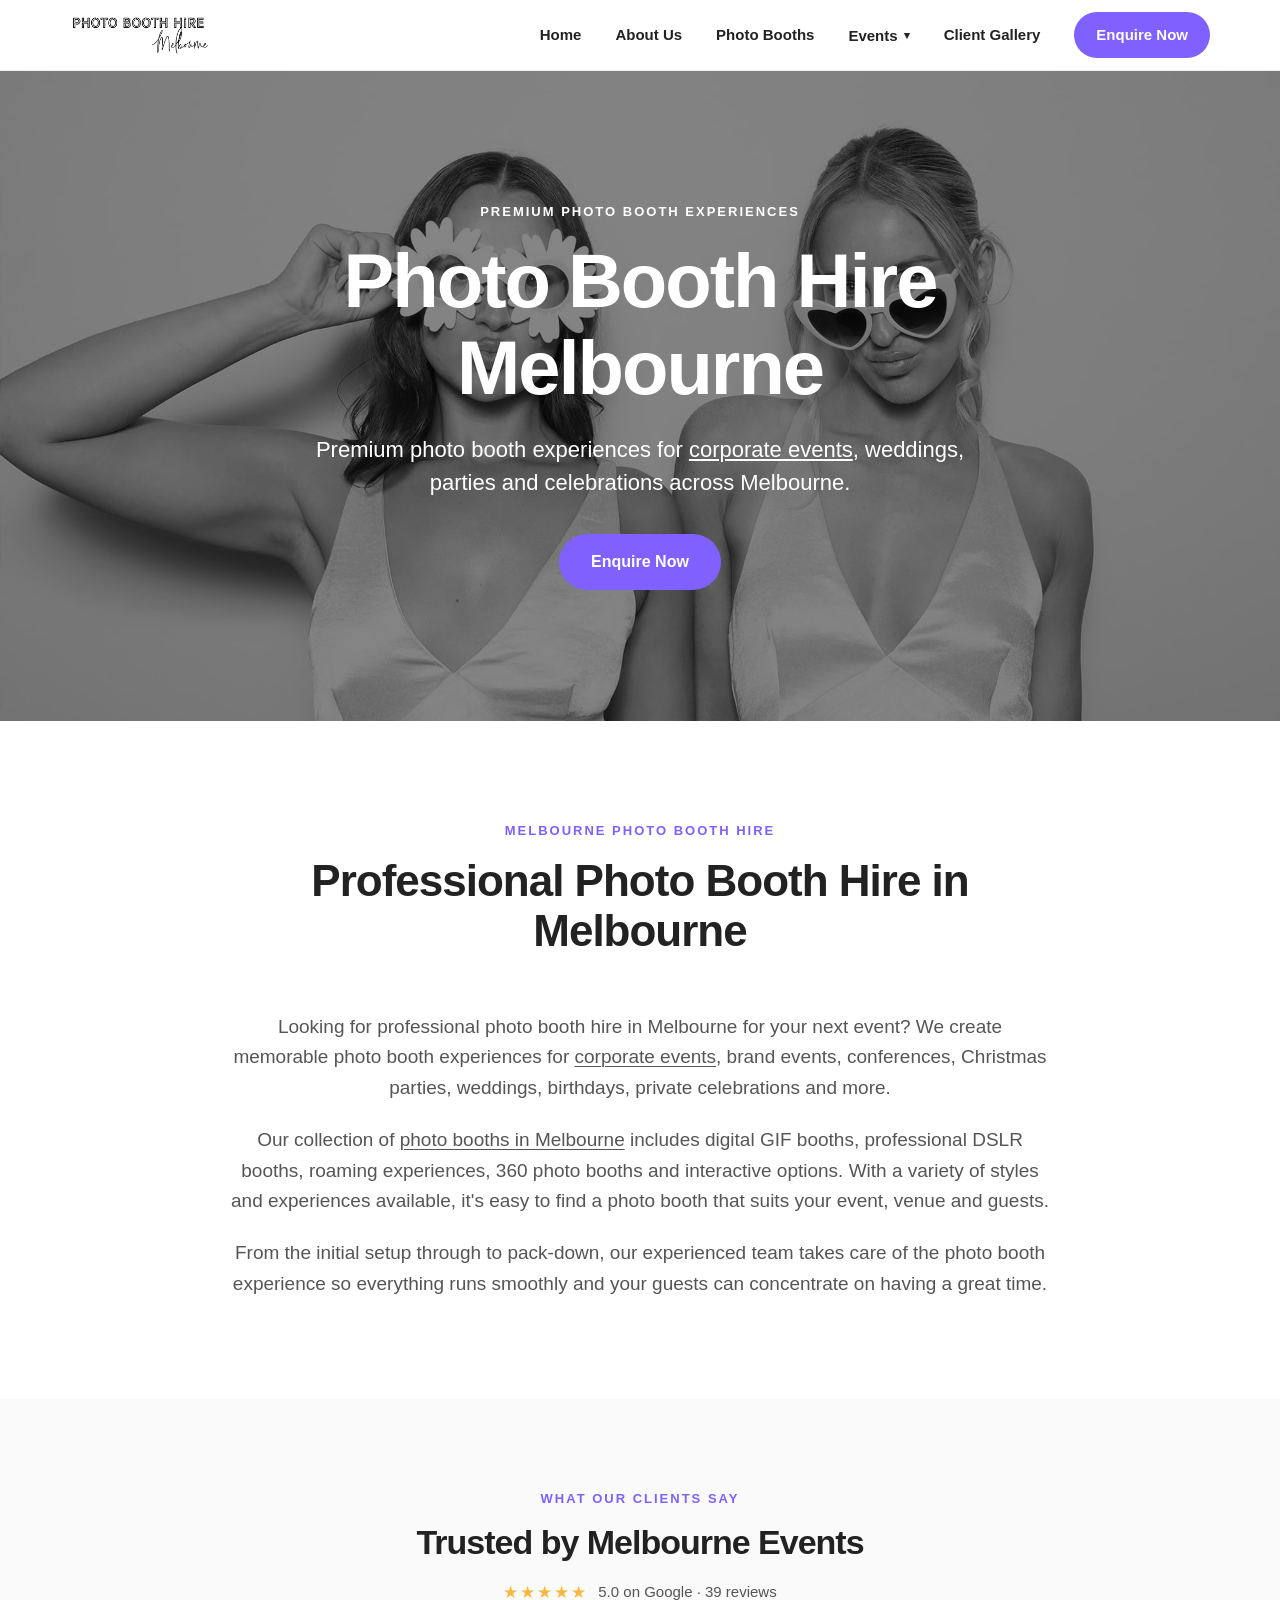
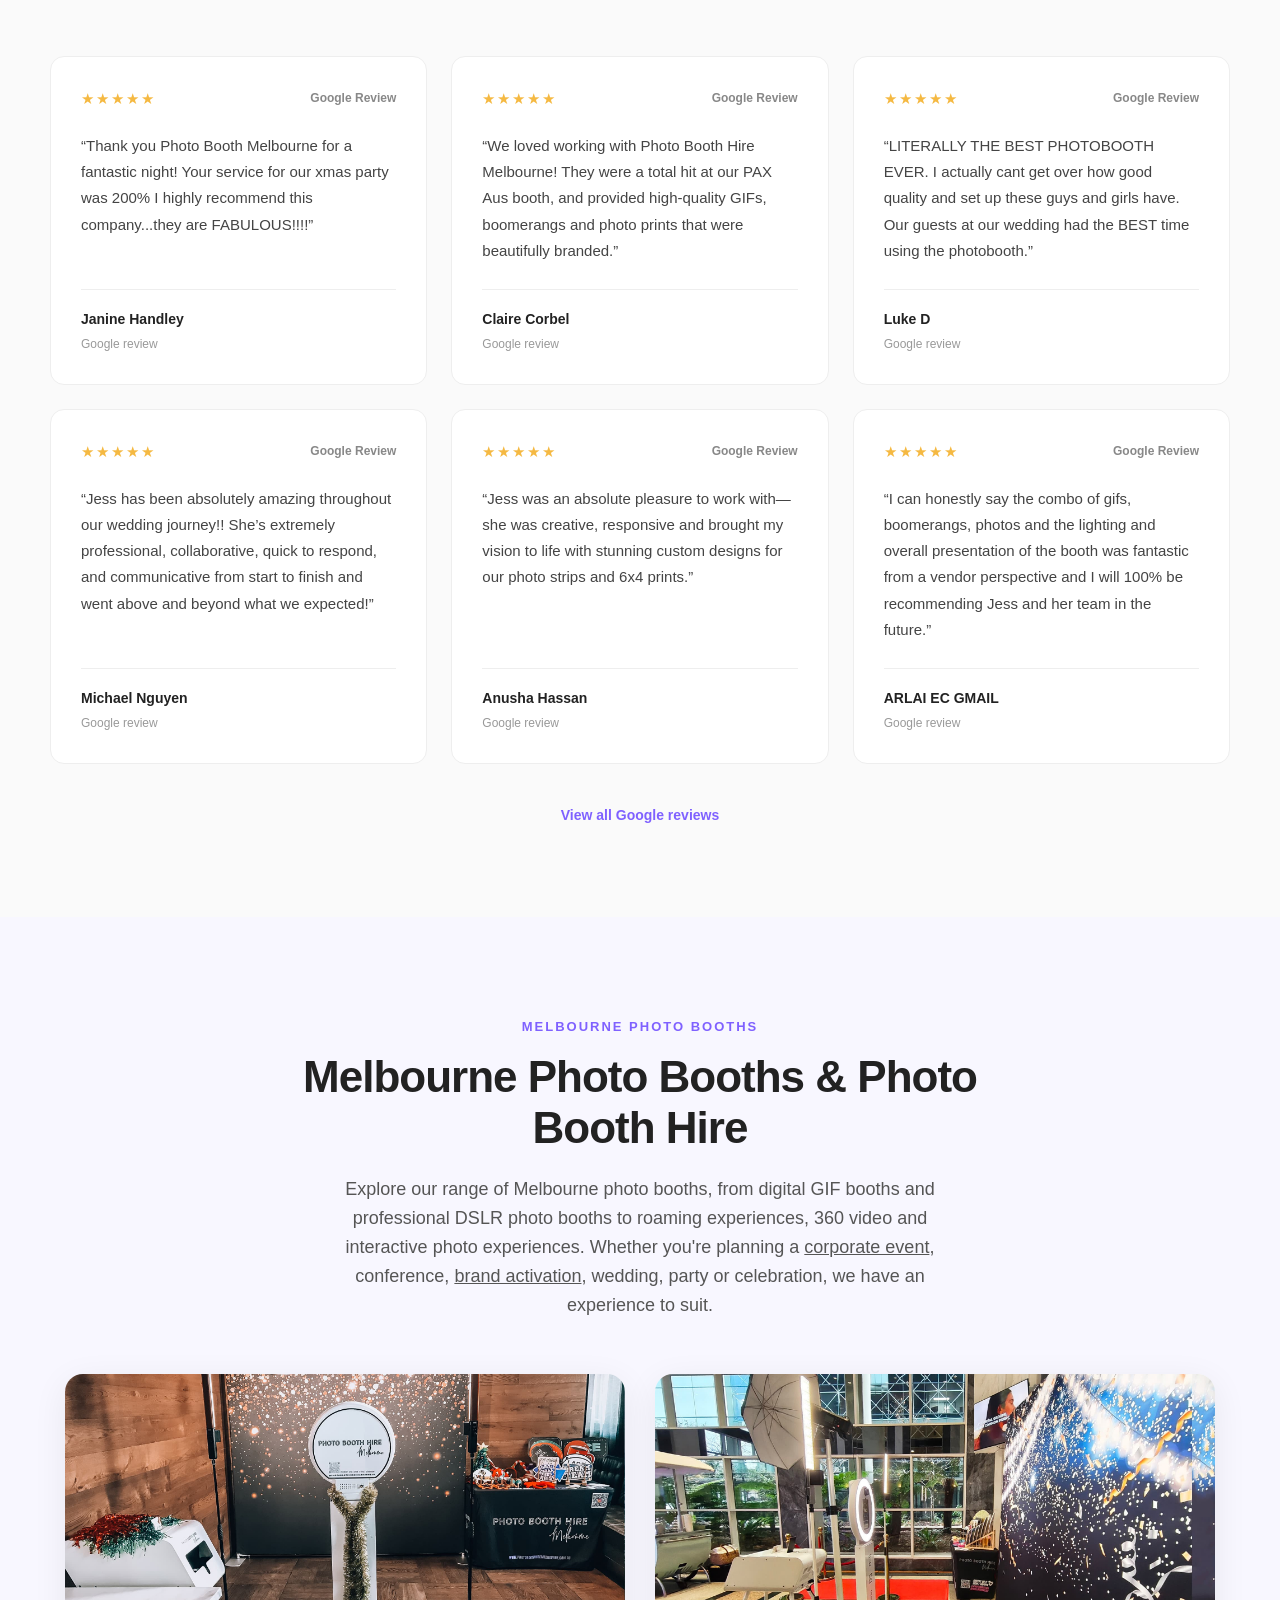
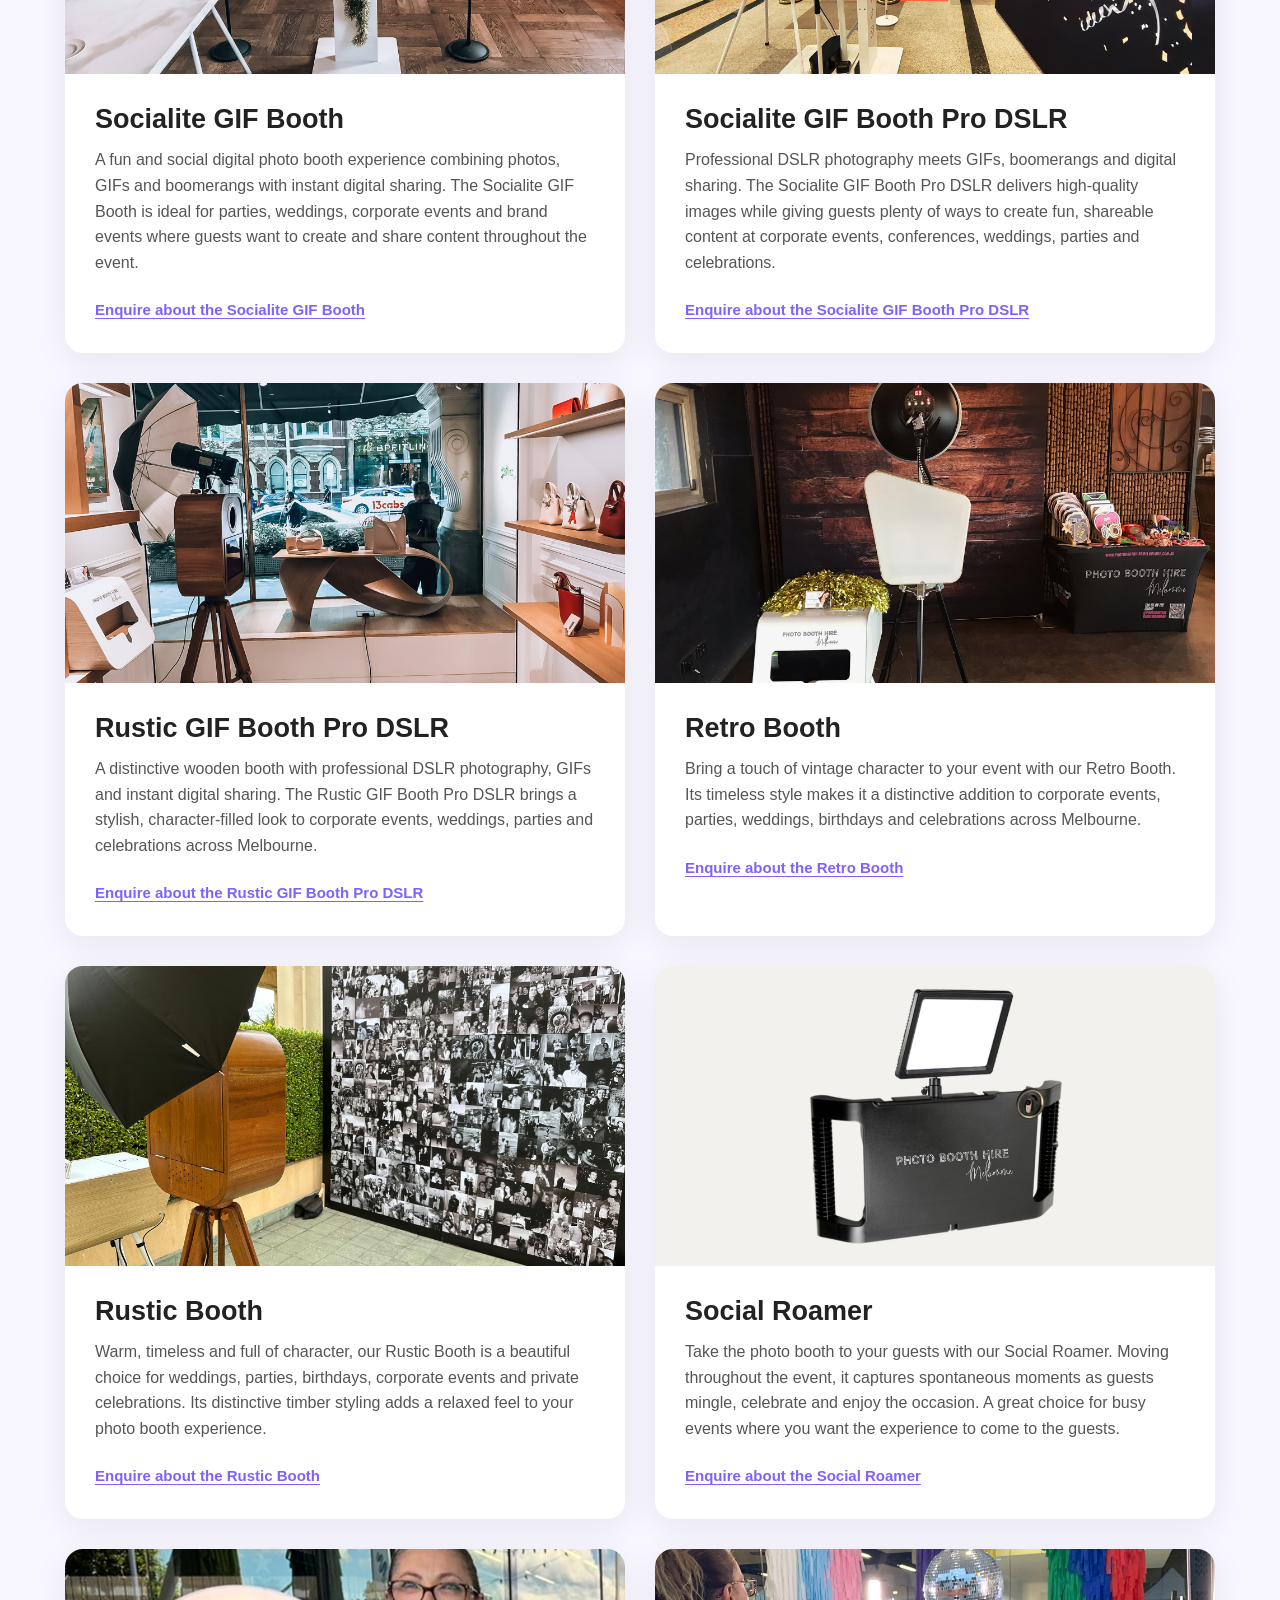
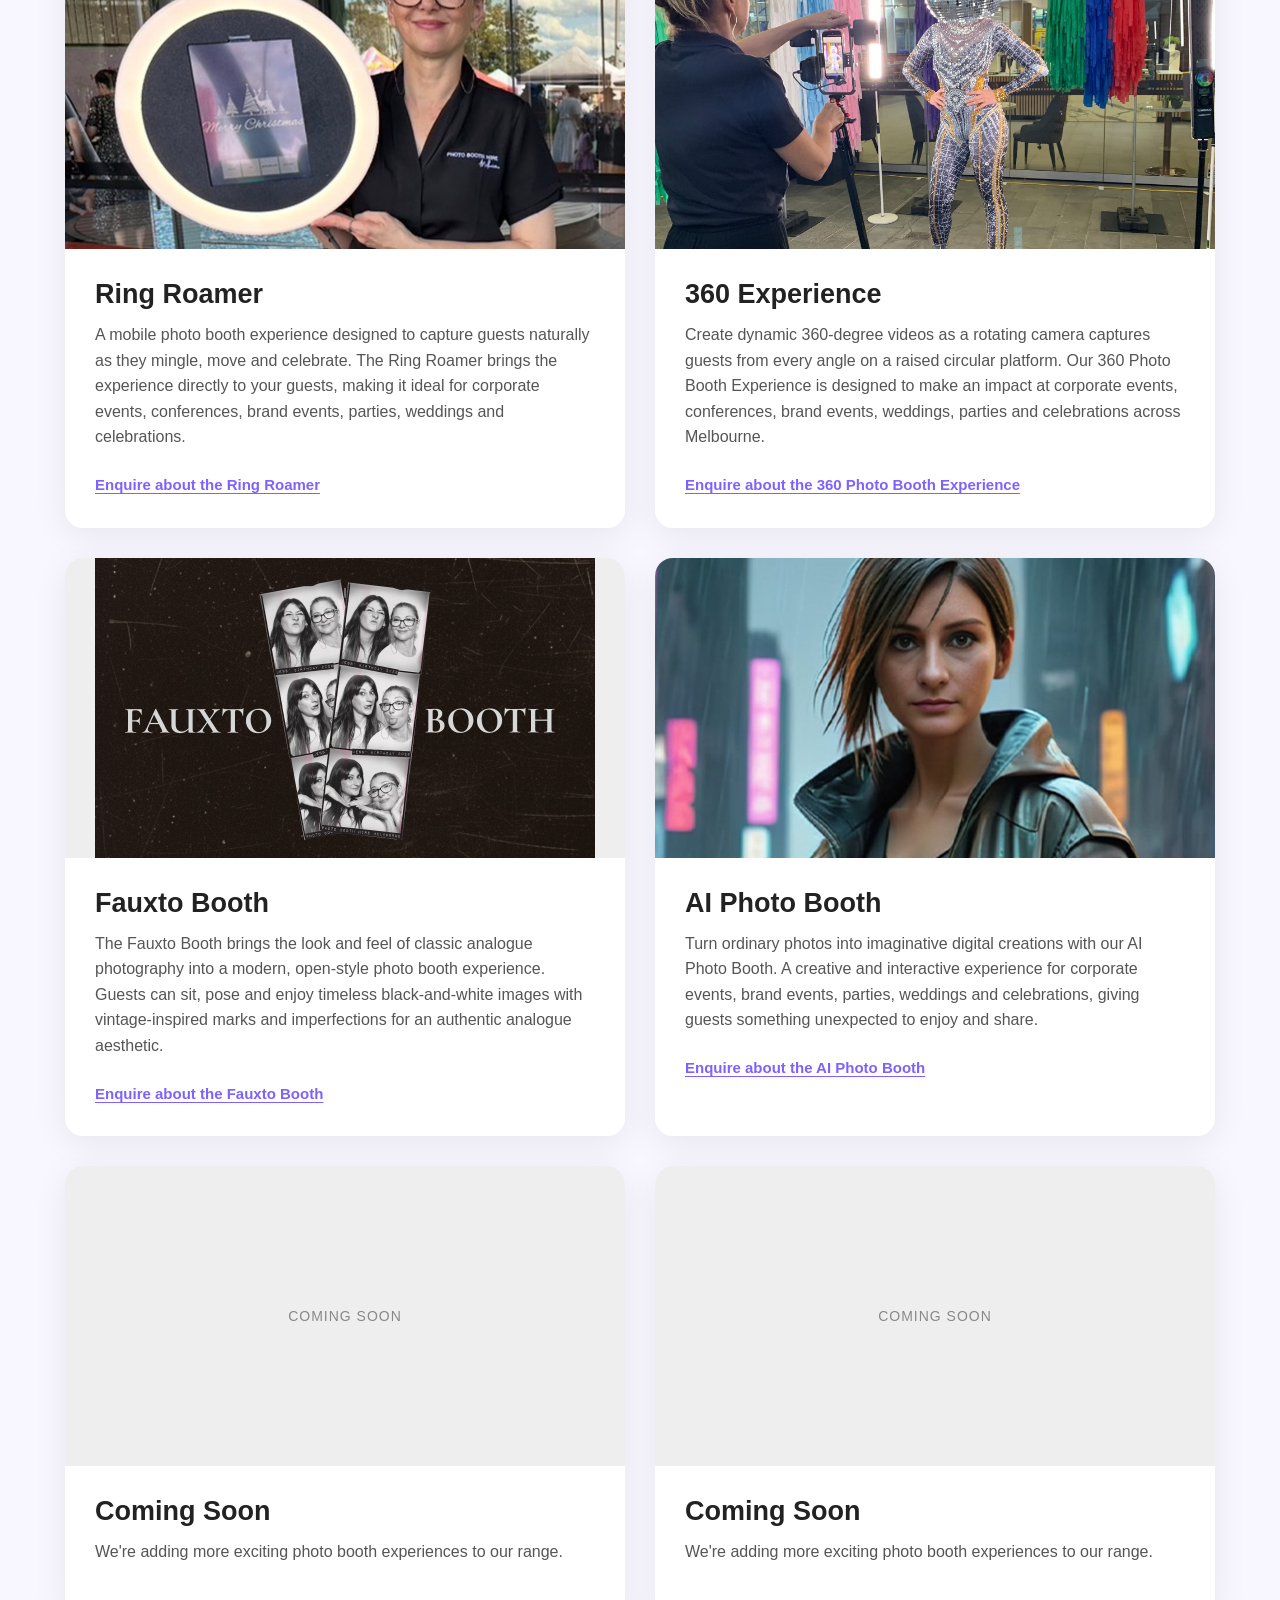
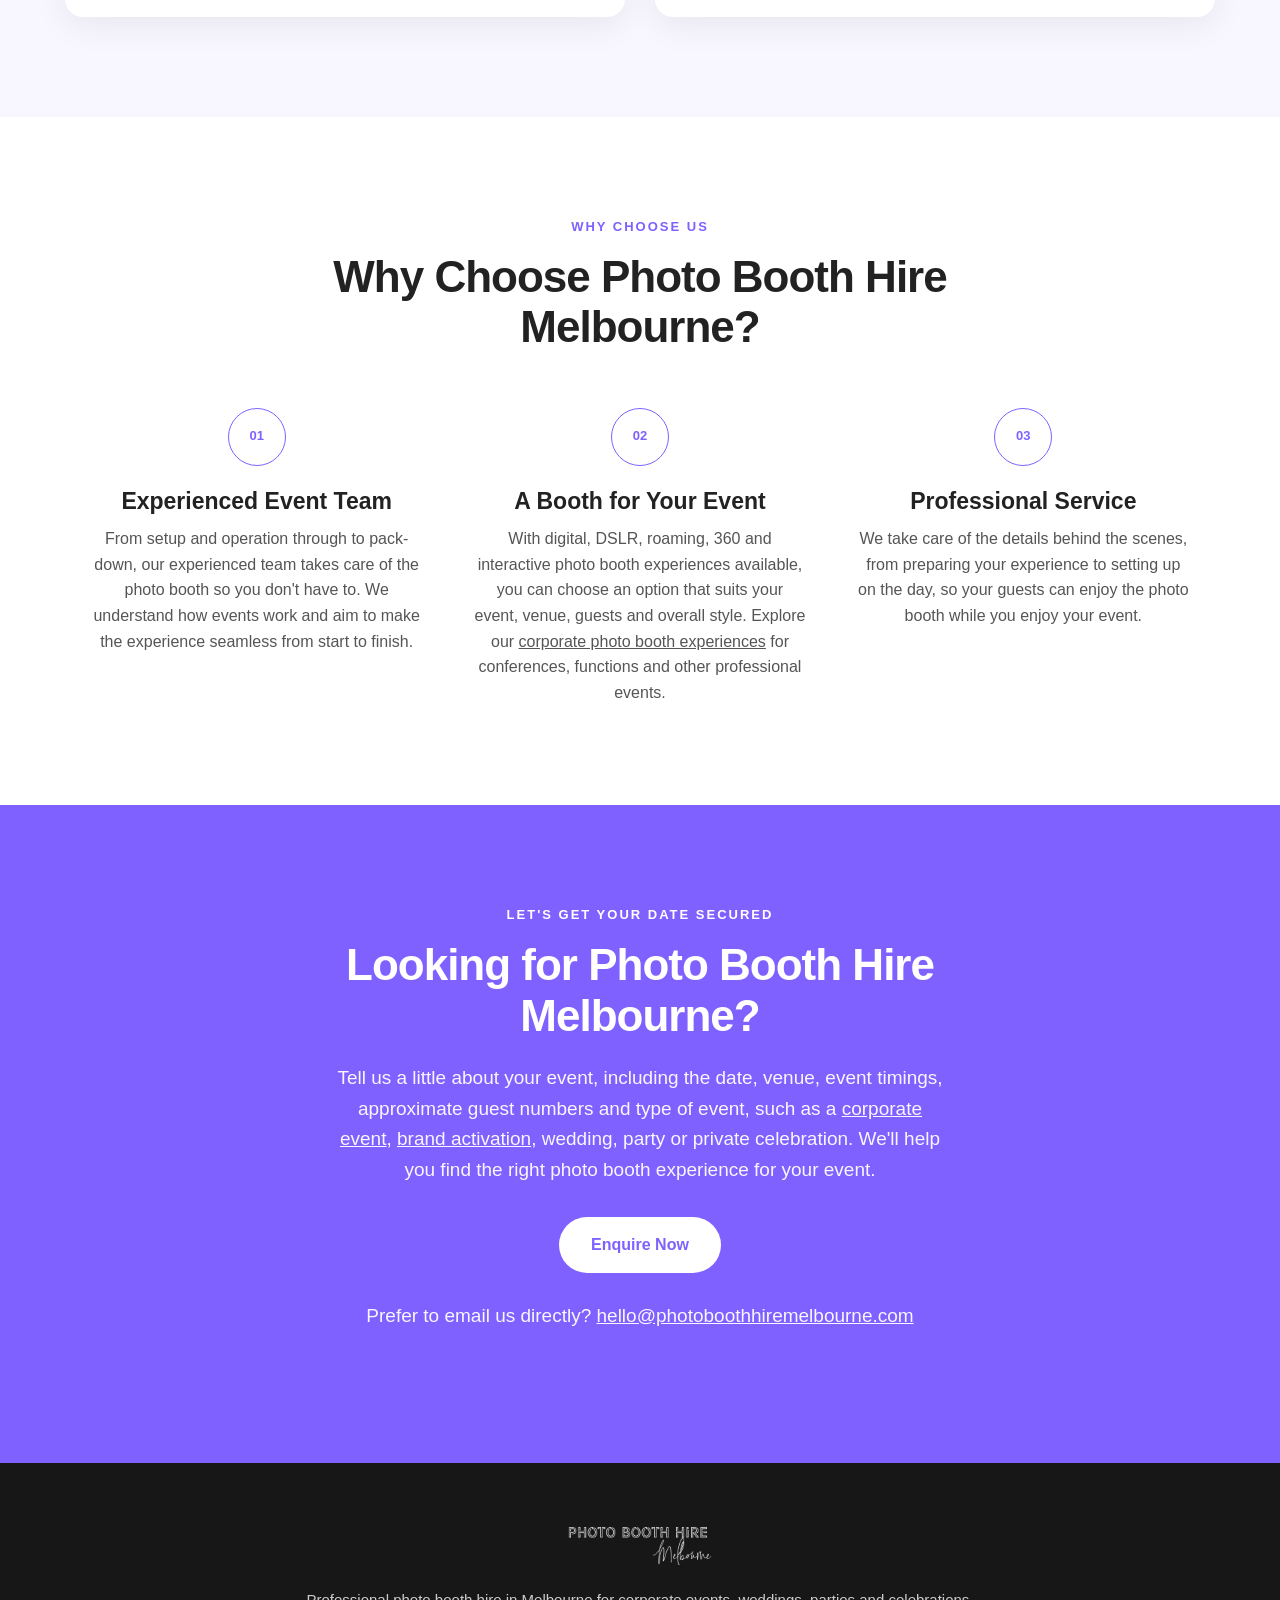
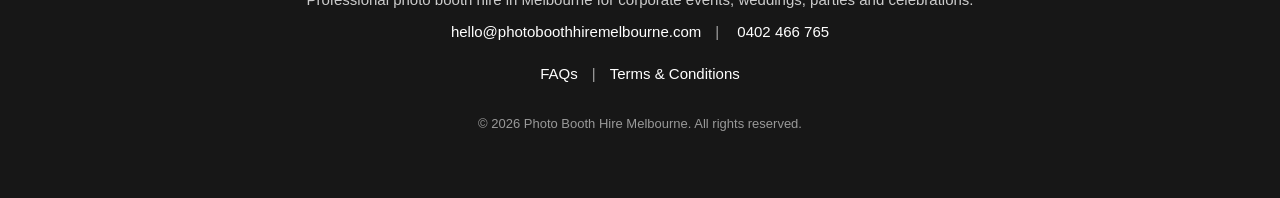
<file: index.html>
<!DOCTYPE html>
<html lang="en-AU">
<head>
    <meta charset="UTF-8">
    <meta name="viewport" content="width=device-width, initial-scale=1.0">
<meta name="google-site-verification" content="jcBN9pNvwQQHYUs2eyL4ma5EO4DIntt1gmrNsmwF5Vg" />

    <title>Photo Booth Hire Melbourne | Melbourne Photo Booth Hire</title>

    <meta name="description" content="Photo booth hire Melbourne for weddings, parties, corporate events and celebrations. Premium photo booths, professional service and instant memories across Melbourne.">

    <link rel="icon" type="image/png" href="favicon.png">
    <link rel="stylesheet" href="style.css">
    <link rel="canonical" href="https://photoboothhiremelbourne.com/">

    <meta property="og:title" content="Photo Booth Hire Melbourne | Melbourne Photo Booth Hire">
    <meta property="og:description" content="Premium photo booth hire in Melbourne for weddings, parties, corporate events and celebrations.">
    <meta property="og:type" content="website">
    <meta property="og:url" content="https://photoboothhiremelbourne.com/">
    <meta property="og:image" content="https://photoboothhiremelbourne.com/photo-booth-hire-melbourne-black-and-white.jpg">
<script type="application/ld+json">
{
  "@context": "https://schema.org",
  "@type": "WebSite",
  "name": "Photo Booth Hire Melbourne",
  "url": "https://photoboothhiremelbourne.com/"
}
</script>
    <script type="application/ld+json">
{
  "@context": "https://schema.org",
  "@type": "LocalBusiness",
  "name": "Photo Booth Hire Melbourne",
  "url": "https://photoboothhiremelbourne.com/",
  "email": "hello@photoboothhiremelbourne.com",
  "telephone": "+61 402 466 765",
  "areaServed": {
    "@type": "City",
    "name": "Melbourne"
  },
  "description": "Premium photo booth hire in Melbourne for weddings, parties, corporate events and celebrations."
}
</script>
</head>

<body>

<header class="site-header">
    <div class="header-inner">

        <a href="./" class="logo-link" aria-label="Photo Booth Hire Melbourne home">
<img src="photo-booth-hire-melbourne-logo.png"
     alt="Photo Booth Hire Melbourne"
     style="width: 140px;">
        </a>

<nav class="main-nav">
    <a href="./" aria-label="Photo Booth Hire Melbourne home">Home</a>

    <a href="#about" aria-label="About Photo Booth Hire Melbourne">About Us</a>

    <a href="#booths" aria-label="Melbourne photo booths">Photo Booths</a>

    <div class="nav-dropdown">
        <button type="button" class="nav-dropdown-toggle" aria-haspopup="true">
            Events
            <span class="nav-arrow">▾</span>
        </button>

        <div class="nav-dropdown-menu">
            <a href="corporate-photo-booth-hire-melbourne.html">
                Corporate Events
            </a>

            <a href="experiential-brand-activation-photo-booth-hire-melbourne.html">
                Experiential &amp; Brand Activations
            </a>

            <a href="wedding-photo-booth-hire-melbourne.html">
                Weddings
            </a>

            <a href="party-photo-booth-hire-melbourne.html">
                Parties &amp; Celebrations
            </a>
        </div>
    </div>

    <a href="https://photoboothhiremelbourne.smugmug.com/Client-Galleries"
       aria-label="Client photo galleries">
        Client Gallery
    </a>

    <a href="#contact"
       class="nav-button"
       aria-label="Enquire about photo booth hire in Melbourne">
        Enquire Now
    </a>
</nav>

    </div>
</header>

<main>

    <!-- HERO -->
    <section class="hero">

        <div class="hero-image">
            <img src="photo-booth-hire-melbourne-black-and-white.jpg"
                 alt="Guests enjoying a photo booth hire experience at an event in Melbourne">
        </div>

        <div class="hero-content">
<p class="eyebrow">PREMIUM PHOTO BOOTH EXPERIENCES</p>

            <h1>Photo Booth Hire Melbourne</h1>

<p class="hero-tagline">
    Premium photo booth experiences for <a href="corporate-photo-booth-hire-melbourne.html">corporate events</a>, weddings, parties and celebrations across Melbourne.
</p>

            <a href="#contact"
               class="button"
               aria-label="Enquire about photo booth hire in Melbourne">
                Enquire Now
            </a>
        </div>

    </section>


    <!-- ABOUT -->
    <section id="about" class="about-section">

        <div class="section-heading">
            <p class="eyebrow">MELBOURNE PHOTO BOOTH HIRE</p>
            <h2>Professional Photo Booth Hire in Melbourne</h2>
        </div>

        <div class="about-content">

<p>
    Looking for professional photo booth hire in Melbourne for your next event?
    We create memorable photo booth experiences for <a href="corporate-photo-booth-hire-melbourne.html">corporate events</a>,
    brand events, conferences, Christmas parties, weddings, birthdays, private
    celebrations and more.
</p>

            <p>
                Our collection of <a href="#booths">photo booths in Melbourne</a> includes
                digital GIF booths, professional DSLR booths, roaming experiences, 360 photo booths
                and interactive options. With a variety of styles and experiences available,
                it's easy to find a photo booth that suits your event, venue and guests.
            </p>

            <p>
                From the initial setup through to pack-down, our experienced team takes care of
                the photo booth experience so everything runs smoothly and your guests can
                concentrate on having a great time.
            </p>

        </div>

    </section>

    <!-- =========================================================
     GOOGLE REVIEWS
     ========================================================= -->

<section class="reviews-section" aria-labelledby="reviews-heading">

    <div class="reviews-inner">

        <div class="reviews-heading">

            <p class="reviews-eyebrow">What Our Clients Say</p>

            <h2 id="reviews-heading">Trusted by Melbourne Events</h2>

            <div class="reviews-rating">
                <span class="reviews-stars" aria-label="5 out of 5 stars">
                    ★★★★★
                </span>
                <span>5.0 on Google · 39 reviews</span>
            </div>

        </div>


        <div class="reviews-grid">


            <!-- REVIEW 1 -->

            <article class="review-card">

                <div class="review-card-top">

                    <span class="review-stars" aria-label="5 out of 5 stars">
                        ★★★★★
                    </span>

                    <span class="review-google">
                        Google Review
                    </span>

                </div>

                <blockquote>
                    “Thank you Photo Booth Melbourne for a fantastic night!
                    Your service for our xmas party was 200% I highly recommend
                    this company...they are FABULOUS!!!!”
                </blockquote>

                <div class="review-card-footer">

                    <p class="review-name">
                        Janine Handley
                    </p>

                    <p class="review-source">
                        Google review
                    </p>

                </div>

            </article>


            <!-- REVIEW 2 -->

            <article class="review-card">

                <div class="review-card-top">

                    <span class="review-stars" aria-label="5 out of 5 stars">
                        ★★★★★
                    </span>

                    <span class="review-google">
                        Google Review
                    </span>

                </div>

                <blockquote>
                    “We loved working with Photo Booth Hire Melbourne!
                    They were a total hit at our PAX Aus booth, and provided
                    high-quality GIFs, boomerangs and photo prints that were
                    beautifully branded.”
                </blockquote>

                <div class="review-card-footer">

                    <p class="review-name">
                        Claire Corbel
                    </p>

                    <p class="review-source">
                        Google review
                    </p>

                </div>

            </article>


            <!-- REVIEW 3 -->

            <article class="review-card">

                <div class="review-card-top">

                    <span class="review-stars" aria-label="5 out of 5 stars">
                        ★★★★★
                    </span>

                    <span class="review-google">
                        Google Review
                    </span>

                </div>

                <blockquote>
                    “LITERALLY THE BEST PHOTOBOOTH EVER. I actually cant get
                    over how good quality and set up these guys and girls have.
                    Our guests at our wedding had the BEST time using the
                    photobooth.”
                </blockquote>

                <div class="review-card-footer">

                    <p class="review-name">
                        Luke D
                    </p>

                    <p class="review-source">
                        Google review
                    </p>

                </div>

            </article>


            <!-- REVIEW 4 -->

            <article class="review-card">

                <div class="review-card-top">

                    <span class="review-stars" aria-label="5 out of 5 stars">
                        ★★★★★
                    </span>

                    <span class="review-google">
                        Google Review
                    </span>

                </div>

                <blockquote>
                    “Jess has been absolutely amazing throughout our wedding
                    journey!! She’s extremely professional, collaborative,
                    quick to respond, and communicative from start to finish
                    and went above and beyond what we expected!”
                </blockquote>

                <div class="review-card-footer">

                    <p class="review-name">
                        Michael Nguyen
                    </p>

                    <p class="review-source">
                        Google review
                    </p>

                </div>

            </article>


            <!-- REVIEW 5 -->

            <article class="review-card">

                <div class="review-card-top">

                    <span class="review-stars" aria-label="5 out of 5 stars">
                        ★★★★★
                    </span>

                    <span class="review-google">
                        Google Review
                    </span>

                </div>

                <blockquote>
                    “Jess was an absolute pleasure to work with—she was
                    creative, responsive and brought my vision to life with
                    stunning custom designs for our photo strips and 6x4
                    prints.”
                </blockquote>

                <div class="review-card-footer">

                    <p class="review-name">
                        Anusha Hassan
                    </p>

                    <p class="review-source">
                        Google review
                    </p>

                </div>

            </article>


            <!-- REVIEW 6 -->

            <article class="review-card">

                <div class="review-card-top">

                    <span class="review-stars" aria-label="5 out of 5 stars">
                        ★★★★★
                    </span>

                    <span class="review-google">
                        Google Review
                    </span>

                </div>

                <blockquote>
                    “I can honestly say the combo of gifs, boomerangs, photos
                    and the lighting and overall presentation of the booth was
                    fantastic from a vendor perspective and I will 100%
                    be recommending Jess and her team in the future.”
                </blockquote>

                <div class="review-card-footer">

                    <p class="review-name">
                        ARLAI EC GMAIL
                    </p>

                    <p class="review-source">
                        Google review
                    </p>

                </div>

            </article>

        </div>


        <div class="reviews-footer">

            <a href="https://www.google.com/maps/search/?api=1&amp;query=Photo+Booth+Hire+Melbourne%2C+31+S+Corporate+Ave%2C+Rowville+VIC+3178"
               target="_blank"
               rel="noopener">
                View all Google reviews
            </a>

        </div>

    </div>

</section>

    <!-- BOOTHS -->
    <section id="booths" class="booths-section">

        <div class="section-heading">
            <p class="eyebrow">MELBOURNE PHOTO BOOTHS</p>

            <h2>Melbourne Photo Booths &amp; Photo Booth Hire</h2>

<p>
    Explore our range of Melbourne photo booths, from digital GIF booths and
    professional DSLR photo booths to roaming experiences, 360 video and
    interactive photo experiences. Whether you're planning a
    <a href="corporate-photo-booth-hire-melbourne.html">corporate event</a>,
    conference, <a href="experiential-brand-activation-photo-booth-hire-melbourne.html">brand activation</a>,
    wedding, party or celebration, we have an experience to suit.
</p>
        </div>

        <div class="booth-grid">

            <!-- 1. Socialite GIF Booth -->
            <article class="booth-card">

                <div class="booth-image">
                    <img src="socialite-gif-booth.jpg"
                         alt="Socialite GIF Booth for hire in Melbourne">
                </div>

                <div class="booth-card-content">
                    <h3>Socialite GIF Booth</h3>

                    <p>
                        A fun and social digital photo booth experience combining photos,
                        GIFs and boomerangs with instant digital sharing. The Socialite GIF
                        Booth is ideal for parties, weddings, corporate events and brand events
                        where guests want to create and share content throughout the event.
                    </p>

                    <a href="#contact"
                       aria-label="Enquire about the Socialite GIF Booth">
                        Enquire about the Socialite GIF Booth
                    </a>
                </div>

            </article>


            <!-- 2. Socialite GIF Booth Pro DSLR -->
            <article class="booth-card">

                <div class="booth-image">
                    <img src="socialite-gif-booth-pro-dslr.jpg"
                         alt="Socialite GIF Booth Pro DSLR photo booth for hire in Melbourne">
                </div>

                <div class="booth-card-content">
                    <h3>Socialite GIF Booth Pro DSLR</h3>

                    <p>
                        Professional DSLR photography meets GIFs, boomerangs and digital sharing.
                        The Socialite GIF Booth Pro DSLR delivers high-quality images while giving
                        guests plenty of ways to create fun, shareable content at corporate events,
                        conferences, weddings, parties and celebrations.
                    </p>

                    <a href="#contact"
                       aria-label="Enquire about the Socialite GIF Booth Pro DSLR">
                        Enquire about the Socialite GIF Booth Pro DSLR
                    </a>
                </div>

            </article>


            <!-- 3. Rustic GIF Booth Pro DSLR -->
            <article class="booth-card">

                <div class="booth-image">
                    <img src="rustic-gif-booth-pro-dslr.jpg"
                         alt="Rustic GIF Booth Pro DSLR photo booth for hire in Melbourne">
                </div>

                <div class="booth-card-content">
                    <h3>Rustic GIF Booth Pro DSLR</h3>

                    <p>
                        A distinctive wooden booth with professional DSLR photography, GIFs and
                        instant digital sharing. The Rustic GIF Booth Pro DSLR brings a stylish,
                        character-filled look to corporate events, weddings, parties and celebrations
                        across Melbourne.
                    </p>

                    <a href="#contact"
                       aria-label="Enquire about the Rustic GIF Booth Pro DSLR">
                        Enquire about the Rustic GIF Booth Pro DSLR
                    </a>
                </div>

            </article>


            <!-- 4. Retro Booth -->
            <article class="booth-card">

                <div class="booth-image">
                    <img src="retro-booth.jpg"
                         alt="Retro photo booth for hire in Melbourne">
                </div>

                <div class="booth-card-content">
                    <h3>Retro Booth</h3>

                    <p>
                        Bring a touch of vintage character to your event with our Retro Booth.
                        Its timeless style makes it a distinctive addition to corporate events,
                        parties, weddings, birthdays and celebrations across Melbourne.
                    </p>

                    <a href="#contact"
                       aria-label="Enquire about the Retro Booth">
                        Enquire about the Retro Booth
                    </a>
                </div>

            </article>


            <!-- 5. Rustic Booth -->
            <article class="booth-card">

                <div class="booth-image">
                    <img src="rustic-booth.jpg"
                         alt="Rustic photo booth for hire in Melbourne">
                </div>

                <div class="booth-card-content">
                    <h3>Rustic Booth</h3>

                    <p>
                        Warm, timeless and full of character, our Rustic Booth is a beautiful
                        choice for weddings, parties, birthdays, corporate events and private
                        celebrations. Its distinctive timber styling adds a relaxed feel to
                        your photo booth experience.
                    </p>

                    <a href="#contact"
                       aria-label="Enquire about the Rustic Booth">
                        Enquire about the Rustic Booth
                    </a>
                </div>

            </article>


            <!-- 6. Social Roamer -->
            <article class="booth-card">

                <div class="booth-image">
                    <img src="social-roamer-photo-booth.jpg"
                         alt="Social Roamer photo booth for hire in Melbourne">
                </div>

                <div class="booth-card-content">
                    <h3>Social Roamer</h3>

                    <p>
                        Take the photo booth to your guests with our Social Roamer.
                        Moving throughout the event, it captures spontaneous moments
                        as guests mingle, celebrate and enjoy the occasion. A great choice
                        for busy events where you want the experience to come to the guests.
                    </p>

                    <a href="#contact"
                       aria-label="Enquire about the Social Roamer">
                        Enquire about the Social Roamer
                    </a>
                </div>

            </article>


            <!-- 7. Ring Roamer -->
            <article class="booth-card">

                <div class="booth-image">
                    <img src="ring-roamer.jpg"
                         alt="Ring Roamer photo booth experience for hire in Melbourne">
                </div>

                <div class="booth-card-content">
                    <h3>Ring Roamer</h3>

                    <p>
                        A mobile photo booth experience designed to capture guests naturally
                        as they mingle, move and celebrate. The Ring Roamer brings the
                        experience directly to your guests, making it ideal for corporate events,
                        conferences, brand events, parties, weddings and celebrations.
                    </p>

                    <a href="#contact"
                       aria-label="Enquire about the Ring Roamer">
                        Enquire about the Ring Roamer
                    </a>
                </div>

            </article>


            <!-- 8. 360 Experience -->
            <article class="booth-card">

                <div class="booth-image">
                    <img src="360-photo-booth-melbourne.jpg"
                         alt="360 photo booth experience for hire in Melbourne">
                </div>

                <div class="booth-card-content">
                    <h3>360 Experience</h3>

                    <p>
                        Create dynamic 360-degree videos as a rotating camera captures guests
                        from every angle on a raised circular platform. Our 360 Photo Booth
                        Experience is designed to make an impact at corporate events, conferences,
                        brand events, weddings, parties and celebrations across Melbourne.
                    </p>

                    <a href="#contact"
                       aria-label="Enquire about the 360 Photo Booth Experience">
                        Enquire about the 360 Photo Booth Experience
                    </a>
                </div>

            </article>


            <!-- 9. Fauxto Booth -->
            <article class="booth-card">

                <div class="booth-image">
                    <img src="fauxto-booth-melbourne.jpg"
                         alt="Fauxto Booth photo booth concept for hire in Melbourne">
                </div>

                <div class="booth-card-content">
                    <h3>Fauxto Booth</h3>

                    <p>
                        The Fauxto Booth brings the look and feel of classic analogue photography
                        into a modern, open-style photo booth experience. Guests can sit, pose
                        and enjoy timeless black-and-white images with vintage-inspired marks
                        and imperfections for an authentic analogue aesthetic.
                    </p>

                    <a href="#contact"
                       aria-label="Enquire about the Fauxto Booth">
                        Enquire about the Fauxto Booth
                    </a>
                </div>

            </article>


            <!-- 10. AI Photo Booth -->
            <article class="booth-card">

                <div class="booth-image">
                    <img src="ai-photo-booth.jpg"
                         alt="AI Photo Booth experience for hire in Melbourne">
                </div>

                <div class="booth-card-content">
                    <h3>AI Photo Booth</h3>

                    <p>
                        Turn ordinary photos into imaginative digital creations with our
                        AI Photo Booth. A creative and interactive experience for corporate
                        events, brand events, parties, weddings and celebrations, giving guests
                        something unexpected to enjoy and share.
                    </p>

                    <a href="#contact"
                       aria-label="Enquire about the AI Photo Booth">
                        Enquire about the AI Photo Booth
                    </a>
                </div>

            </article>


            <!-- 11. Coming Soon -->
            <article class="booth-card">

                <div class="booth-placeholder">
                    <span>Coming Soon</span>
                </div>

                <div class="booth-card-content">
                    <h3>Coming Soon</h3>

                    <p>
                        We're adding more exciting photo booth experiences to our range.
                    </p>
                </div>

            </article>


            <!-- 12. Coming Soon -->
            <article class="booth-card">

                <div class="booth-placeholder">
                    <span>Coming Soon</span>
                </div>

                <div class="booth-card-content">
                    <h3>Coming Soon</h3>

                    <p>
                        We're adding more exciting photo booth experiences to our range.
                    </p>
                </div>

            </article>

        </div>

    </section>


    <!-- WHY US -->
    <section class="why-section">

        <div class="section-heading">

            <p class="eyebrow">WHY CHOOSE US</p>

            <h2>Why Choose Photo Booth Hire Melbourne?</h2>

        </div>

        <div class="features">

            <div class="feature">

                <div class="feature-icon">01</div>

                <h3>Experienced Event Team</h3>

                <p>
                    From setup and operation through to pack-down, our experienced team
                    takes care of the photo booth so you don't have to. We understand
                    how events work and aim to make the experience seamless from start to finish.
                </p>

            </div>


            <div class="feature">

                <div class="feature-icon">02</div>

                <h3>A Booth for Your Event</h3>

<p>
    With digital, DSLR, roaming, 360 and interactive photo booth experiences
    available, you can choose an option that suits your event, venue,
    guests and overall style. Explore our <a href="corporate-photo-booth-hire-melbourne.html">corporate photo booth experiences</a>
    for conferences, functions and other professional events.
</p>

            </div>


            <div class="feature">

                <div class="feature-icon">03</div>

                <h3>Professional Service</h3>

                <p>
                    We take care of the details behind the scenes, from preparing your
                    experience to setting up on the day, so your guests can enjoy the
                    photo booth while you enjoy your event.
                </p>

            </div>

        </div>

    </section>


    <!-- CTA -->
    <section id="contact" class="contact-section">

        <div class="contact-inner">

            <p class="eyebrow">LET'S GET YOUR DATE SECURED</p>

            <h2>Looking for Photo Booth Hire Melbourne?</h2>

<p>
    Tell us a little about your event, including the date, venue, event timings,
    approximate guest numbers and type of event, such as a
    <a href="corporate-photo-booth-hire-melbourne.html">corporate event</a>,
    <a href="experiential-brand-activation-photo-booth-hire-melbourne.html">brand activation</a>,
    wedding, party or private celebration. We'll help you find the right photo
    booth experience for your event.
</p>

<a href="enquire.html" class="button button-light">
    Enquire Now
</a>

<p class="contact-email-option" style="margin-top: 28px; margin-bottom: 32px;">
    Prefer to email us directly?
    <a href="mailto:hello@photoboothhiremelbourne.com">
        hello@photoboothhiremelbourne.com
    </a>
</p>

        </div>

    </section>

</main>


<footer class="site-footer">

    <div class="footer-inner">

        <img src="photo-booth-hire-melbourne-logo-white.png"
             alt="Photo Booth Hire Melbourne"
             class="footer-logo">

        <p>
            Professional photo booth hire in Melbourne for corporate events,
            weddings, parties and celebrations.
        </p>

        <div class="footer-contact">
            <a href="mailto:hello@photoboothhiremelbourne.com">
                hello@photoboothhiremelbourne.com
            </a>

            <a href="tel:0402466765">
                0402 466 765
            </a>
        </div>

        <div class="footer-links">
            <a href="faqs.html">FAQs</a>
            <a href="terms-and-conditions.html">Terms &amp; Conditions</a>
        </div>

        <p class="copyright">
            © 2026 Photo Booth Hire Melbourne. All rights reserved.
        </p>

    </div>

</footer>

<script>
document.addEventListener("DOMContentLoaded", function () {

    const dropdown = document.querySelector(".nav-dropdown");
    const toggle = document.querySelector(".nav-dropdown-toggle");

    toggle.addEventListener("click", function () {
        dropdown.classList.toggle("open");
    });

});
</script>

</body>
</html>
</file>
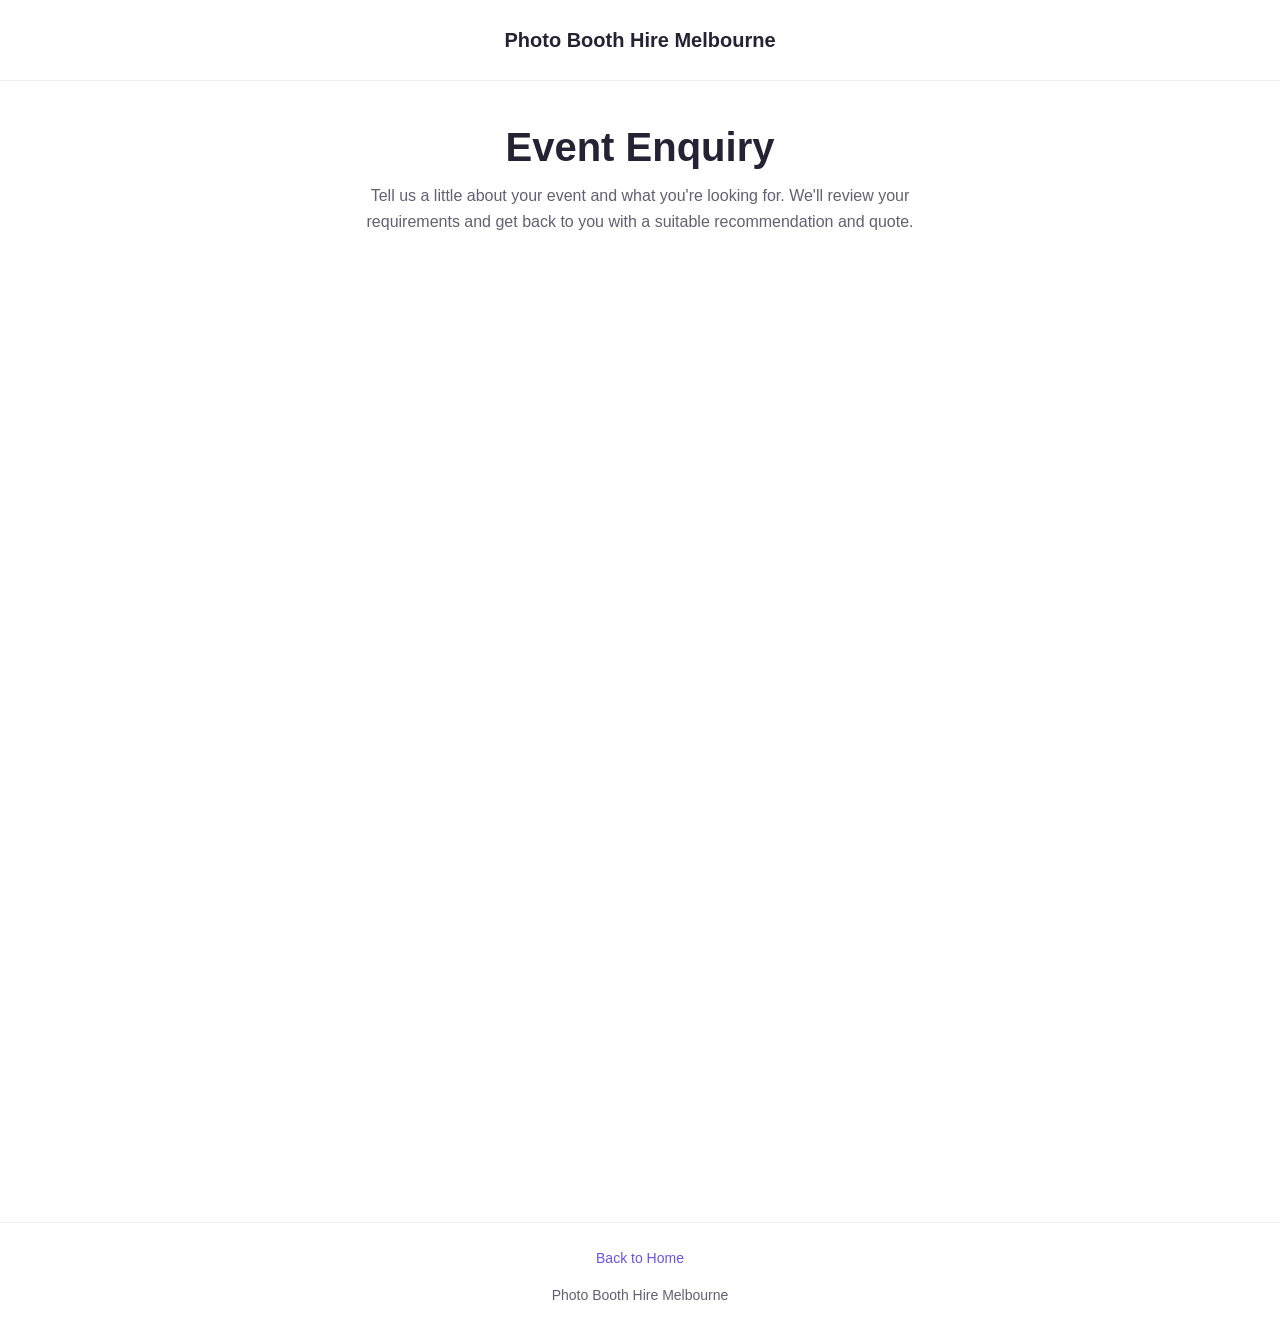
<file: enquire.html>
<!DOCTYPE html>
<html lang="en">
<head>
  <meta charset="UTF-8">
  <meta name="viewport" content="width=device-width, initial-scale=1.0">
  <title>Event Enquiry | Photo Booth Hire Melbourne</title>
  <meta name="description" content="Enquire about photo booth hire for your Melbourne event. Tell us about your event and we'll recommend a suitable photo booth experience.">
  <meta name="robots" content="index, follow">

  <style>
    * {
      box-sizing: border-box;
    }

    body {
      margin: 0;
      font-family: Arial, Helvetica, sans-serif;
      color: #252333;
      background: #ffffff;
      line-height: 1.6;
    }

    header {
      padding: 24px 20px;
      border-bottom: 1px solid #eeeeF3;
      text-align: center;
    }

    header a {
      color: #252333;
      text-decoration: none;
      font-size: 20px;
      font-weight: 700;
    }

    main {
      width: 100%;
      max-width: 900px;
      margin: 0 auto;
      padding: 42px 20px 60px;
    }

    h1 {
      margin: 0 0 12px;
      text-align: center;
      font-size: clamp(28px, 5vw, 40px);
      line-height: 1.2;
    }

    .intro {
      max-width: 620px;
      margin: 0 auto 28px;
      text-align: center;
      color: #626071;
    }

    .form-wrap {
      width: 100%;
      overflow: hidden;
    }

    iframe {
      display: block;
      width: 100%;
      min-height: 900px;
      border: 0;
      background: transparent;
    }

    footer {
      padding: 24px 20px;
      border-top: 1px solid #eeeeF3;
      text-align: center;
      font-size: 14px;
      color: #626071;
    }

    footer a {
      color: #6f52e5;
      text-decoration: none;
    }
  </style>
</head>

<body>
  <header>
    <a href="index.html">Photo Booth Hire Melbourne</a>
  </header>

  <main>
    <h1>Event Enquiry</h1>
    <p class="intro">
      Tell us a little about your event and what you're looking for.
      We'll review your requirements and get back to you with a
      suitable recommendation and quote.
    </p>

<div class="form-wrap">
  <iframe
    data-tally-src="https://tally.so/embed/lboeR5?alignLeft=1&hideTitle=1&transparentBackground=1&dynamicHeight=1"
    title="Photo Booth Hire Melbourne event enquiry form"
    loading="lazy"
    width="100%"
    height="500"
    frameborder="0"
    marginheight="0"
    marginwidth="0"
    style="border: 0; margin: 0;"
  ></iframe>
</div>
  </main>

  <footer>
    <a href="index.html">Back to Home</a>
    <p>Photo Booth Hire Melbourne</p>
  </footer>
<script>
(function () {
  var d = document;
  var w = "https://tally.so/widgets/embed.js";

  function loadTally() {
    if (typeof Tally !== "undefined") {
      Tally.loadEmbeds();
    } else {
      d.querySelectorAll("iframe[data-tally-src]").forEach(function (iframe) {
        if (!iframe.src) {
          iframe.src = iframe.dataset.tallySrc;
        }
      });
    }
  }

  if (typeof Tally !== "undefined") {
    loadTally();
  } else if (!d.querySelector('script[src="' + w + '"]')) {
    var s = d.createElement("script");
    s.src = w;
    s.onload = loadTally;
    s.onerror = loadTally;
    d.body.appendChild(s);
  }
})();
</script>
</body>
</html>
</html>
</file>
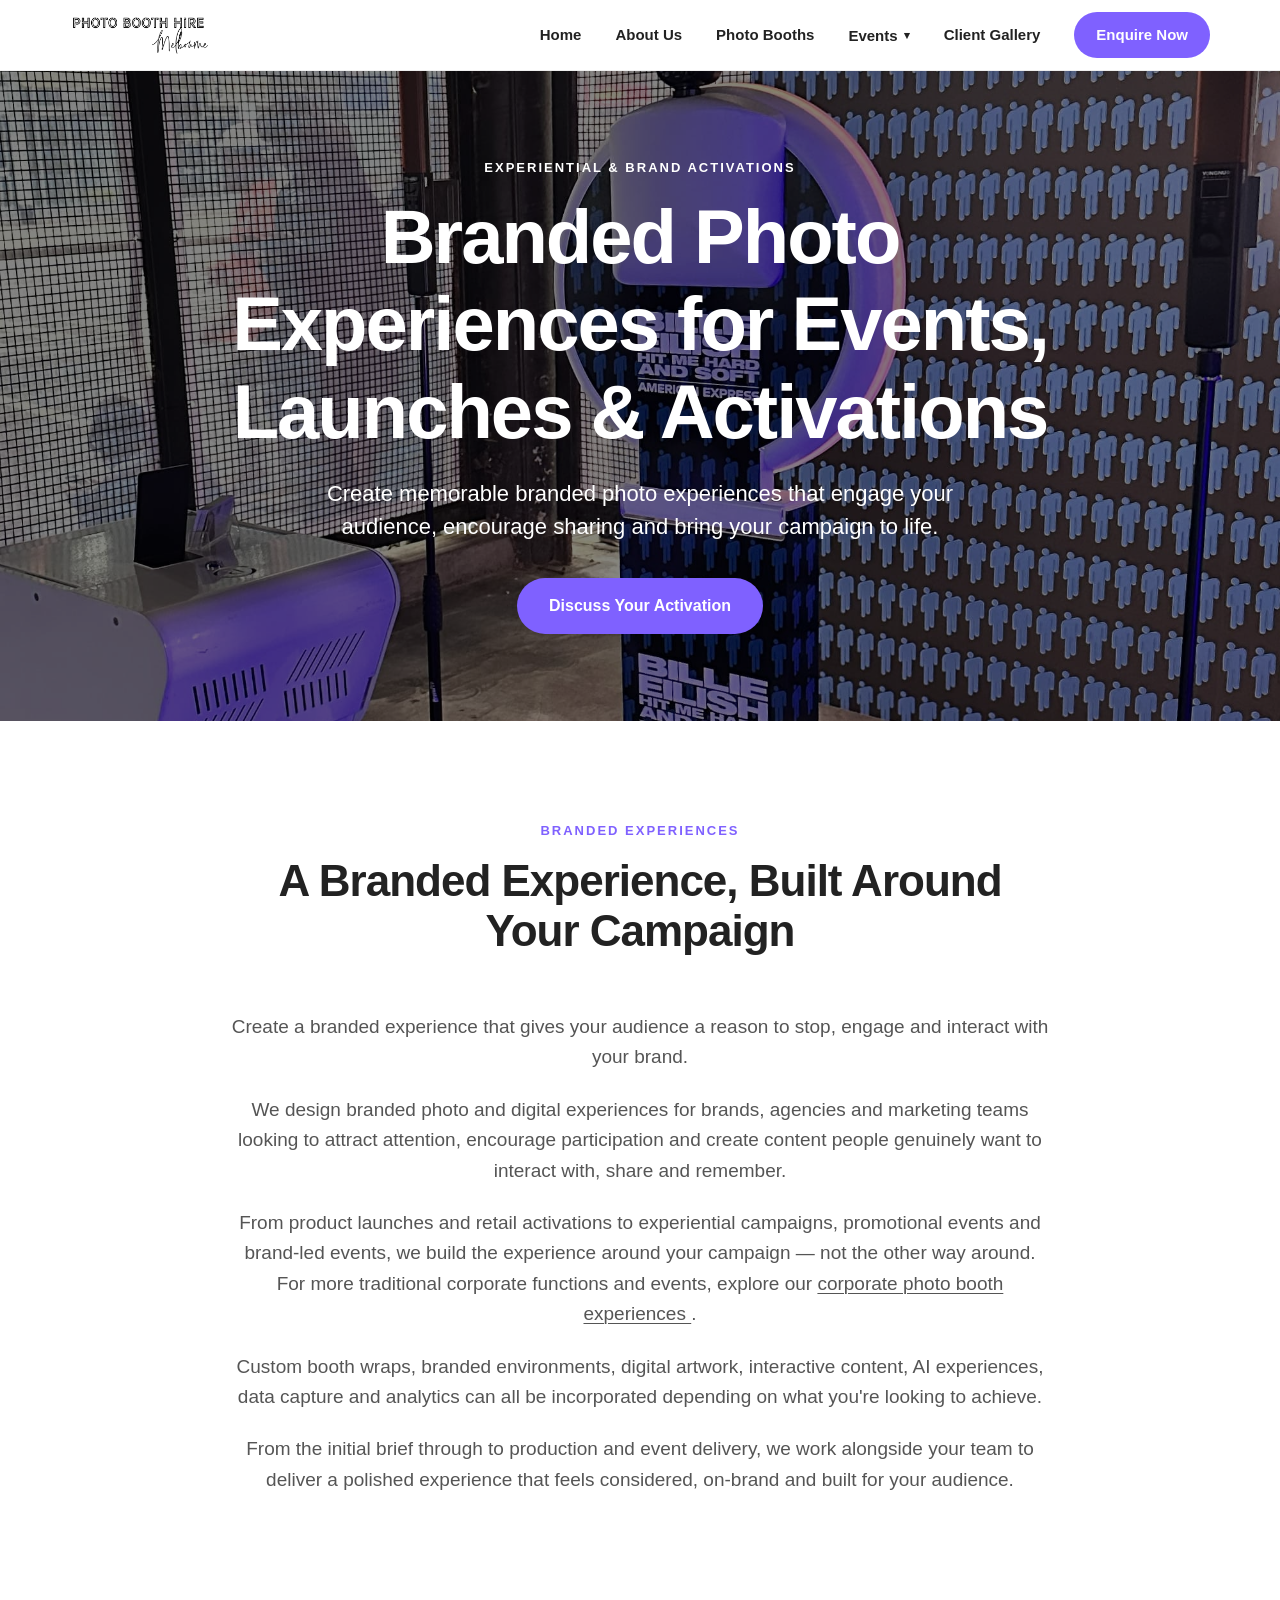
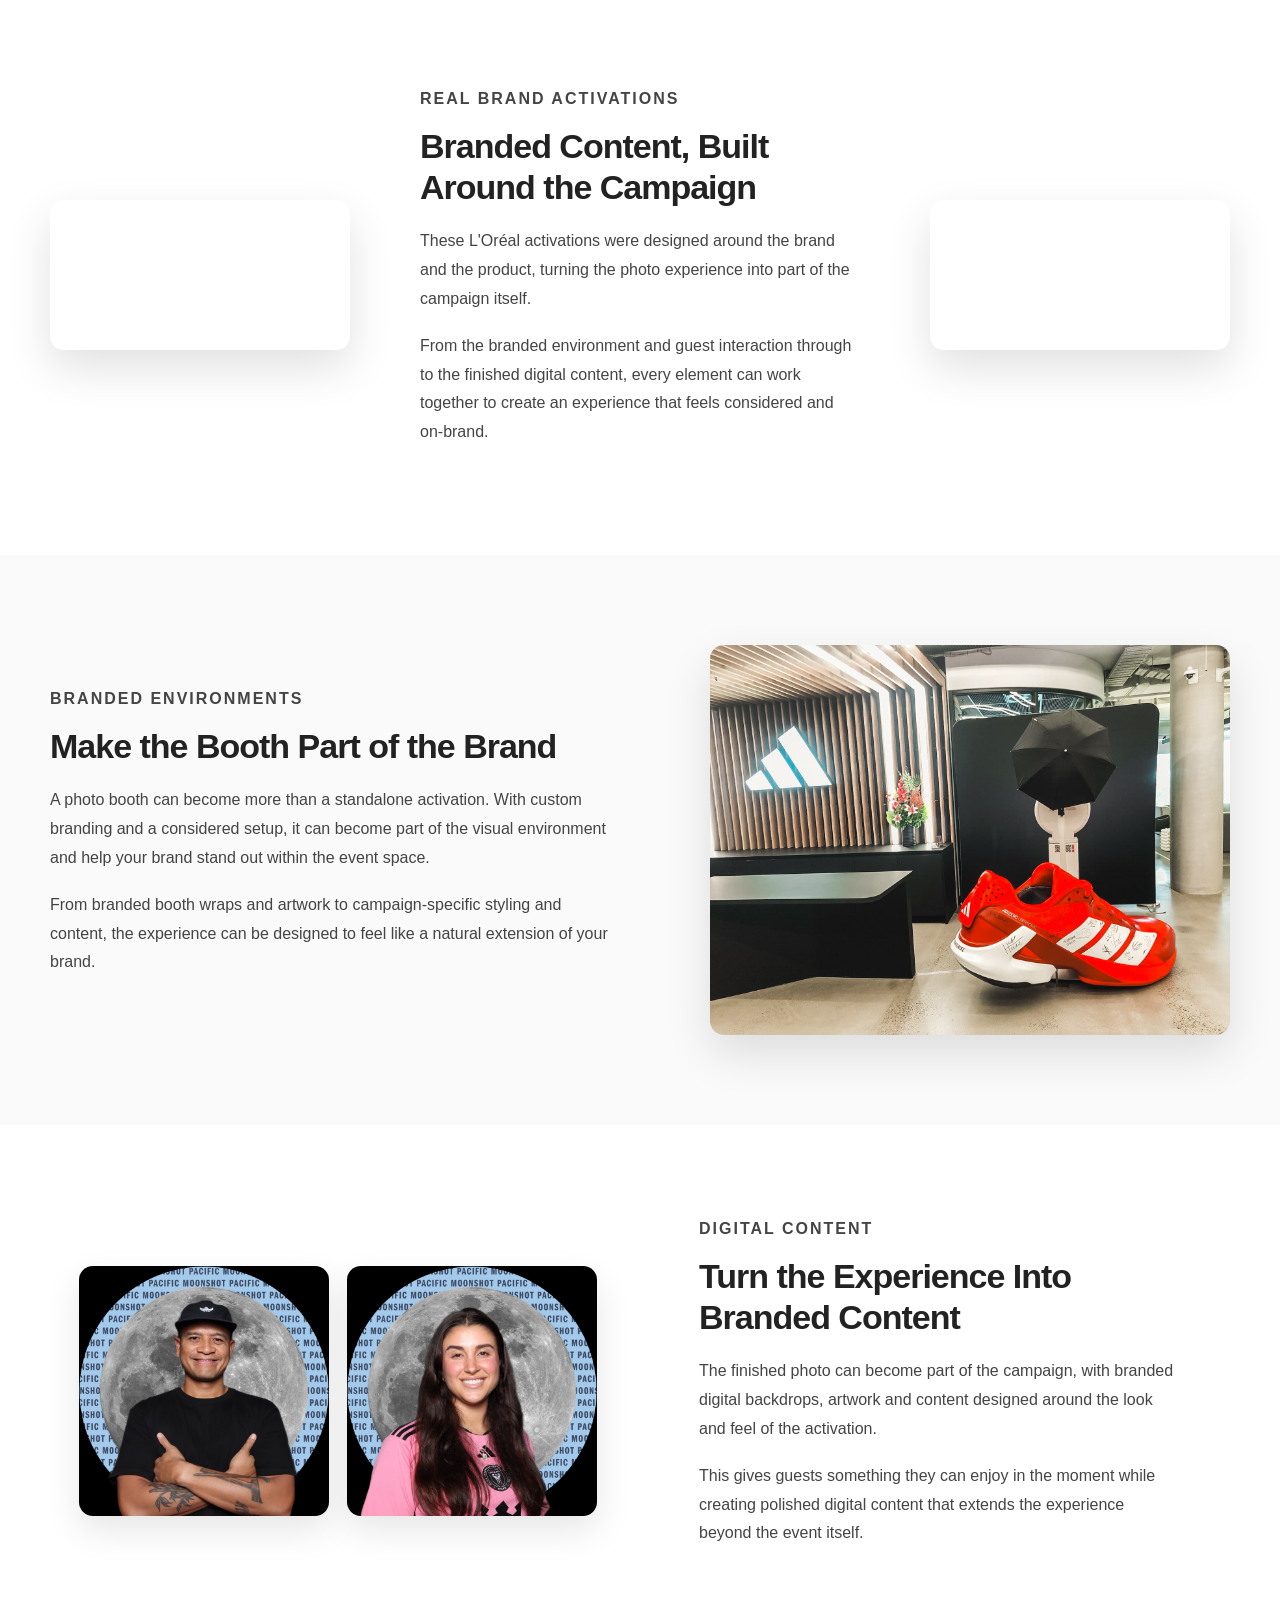
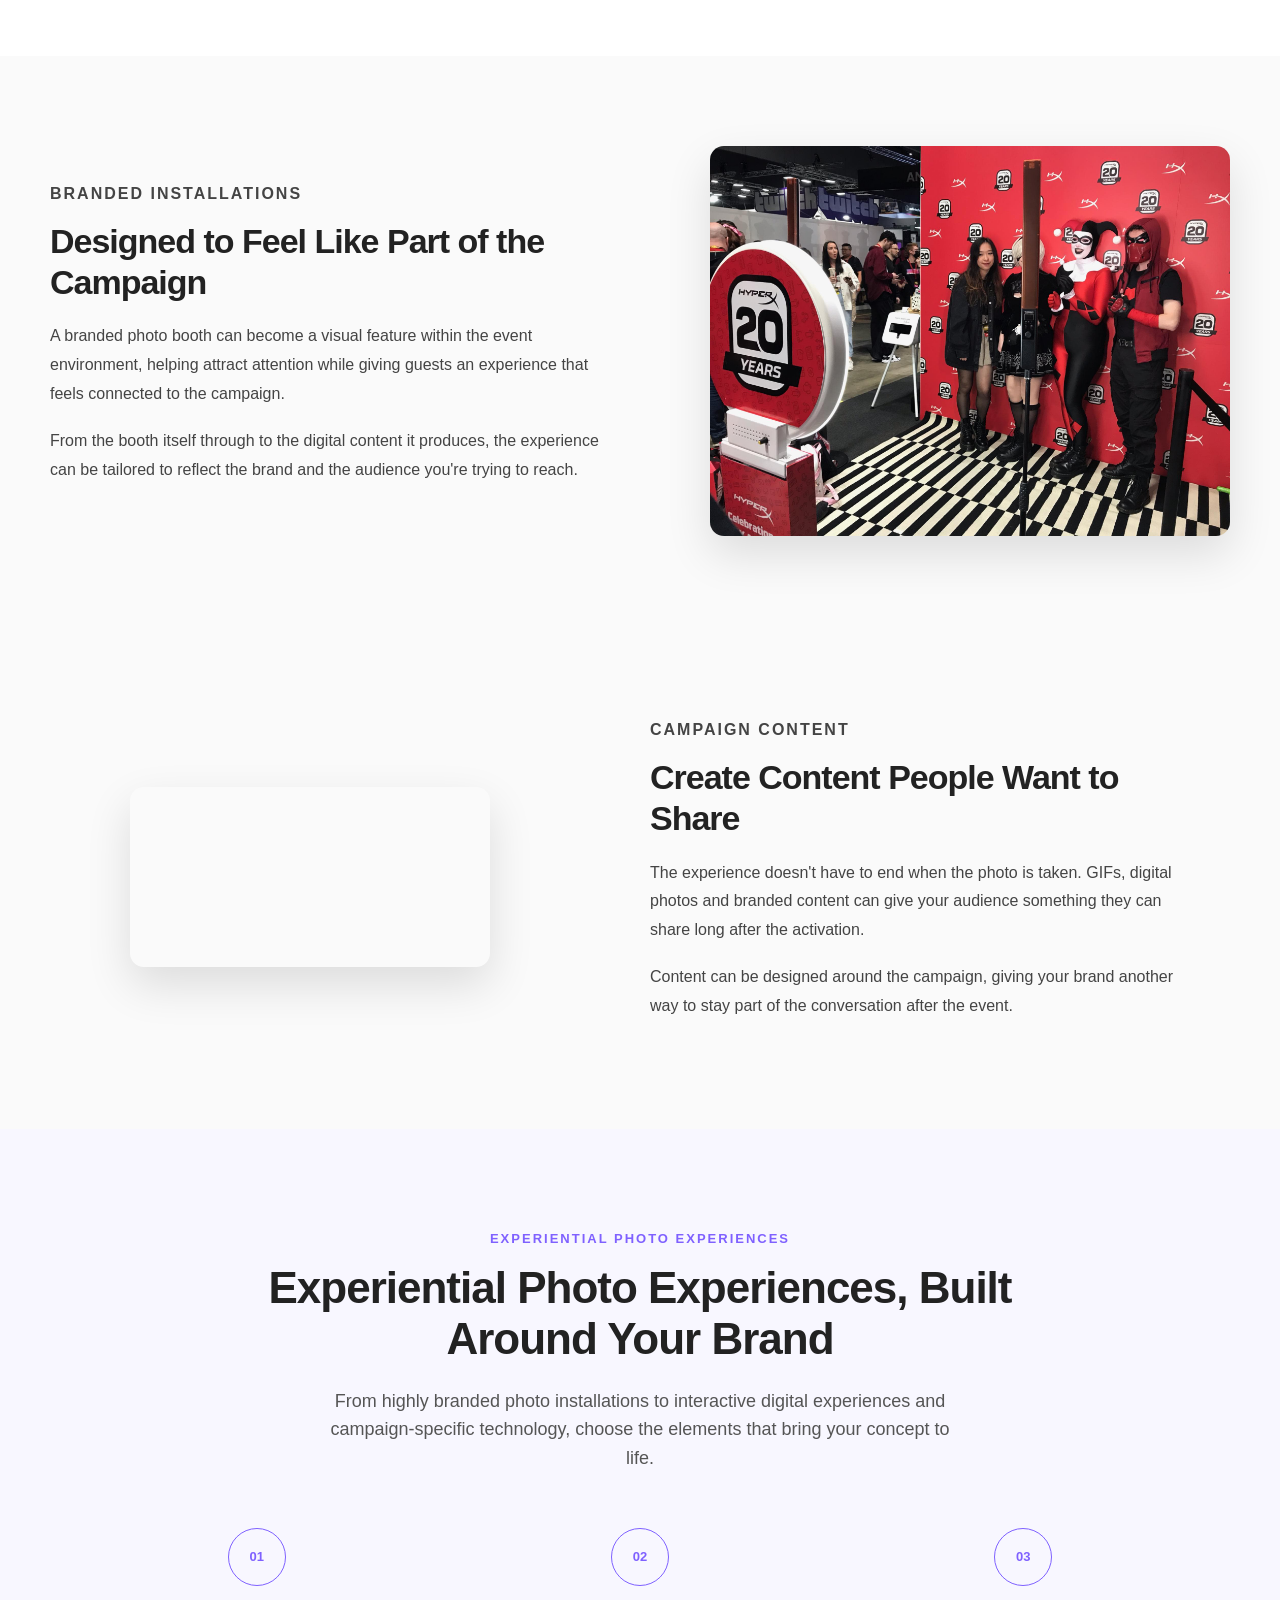
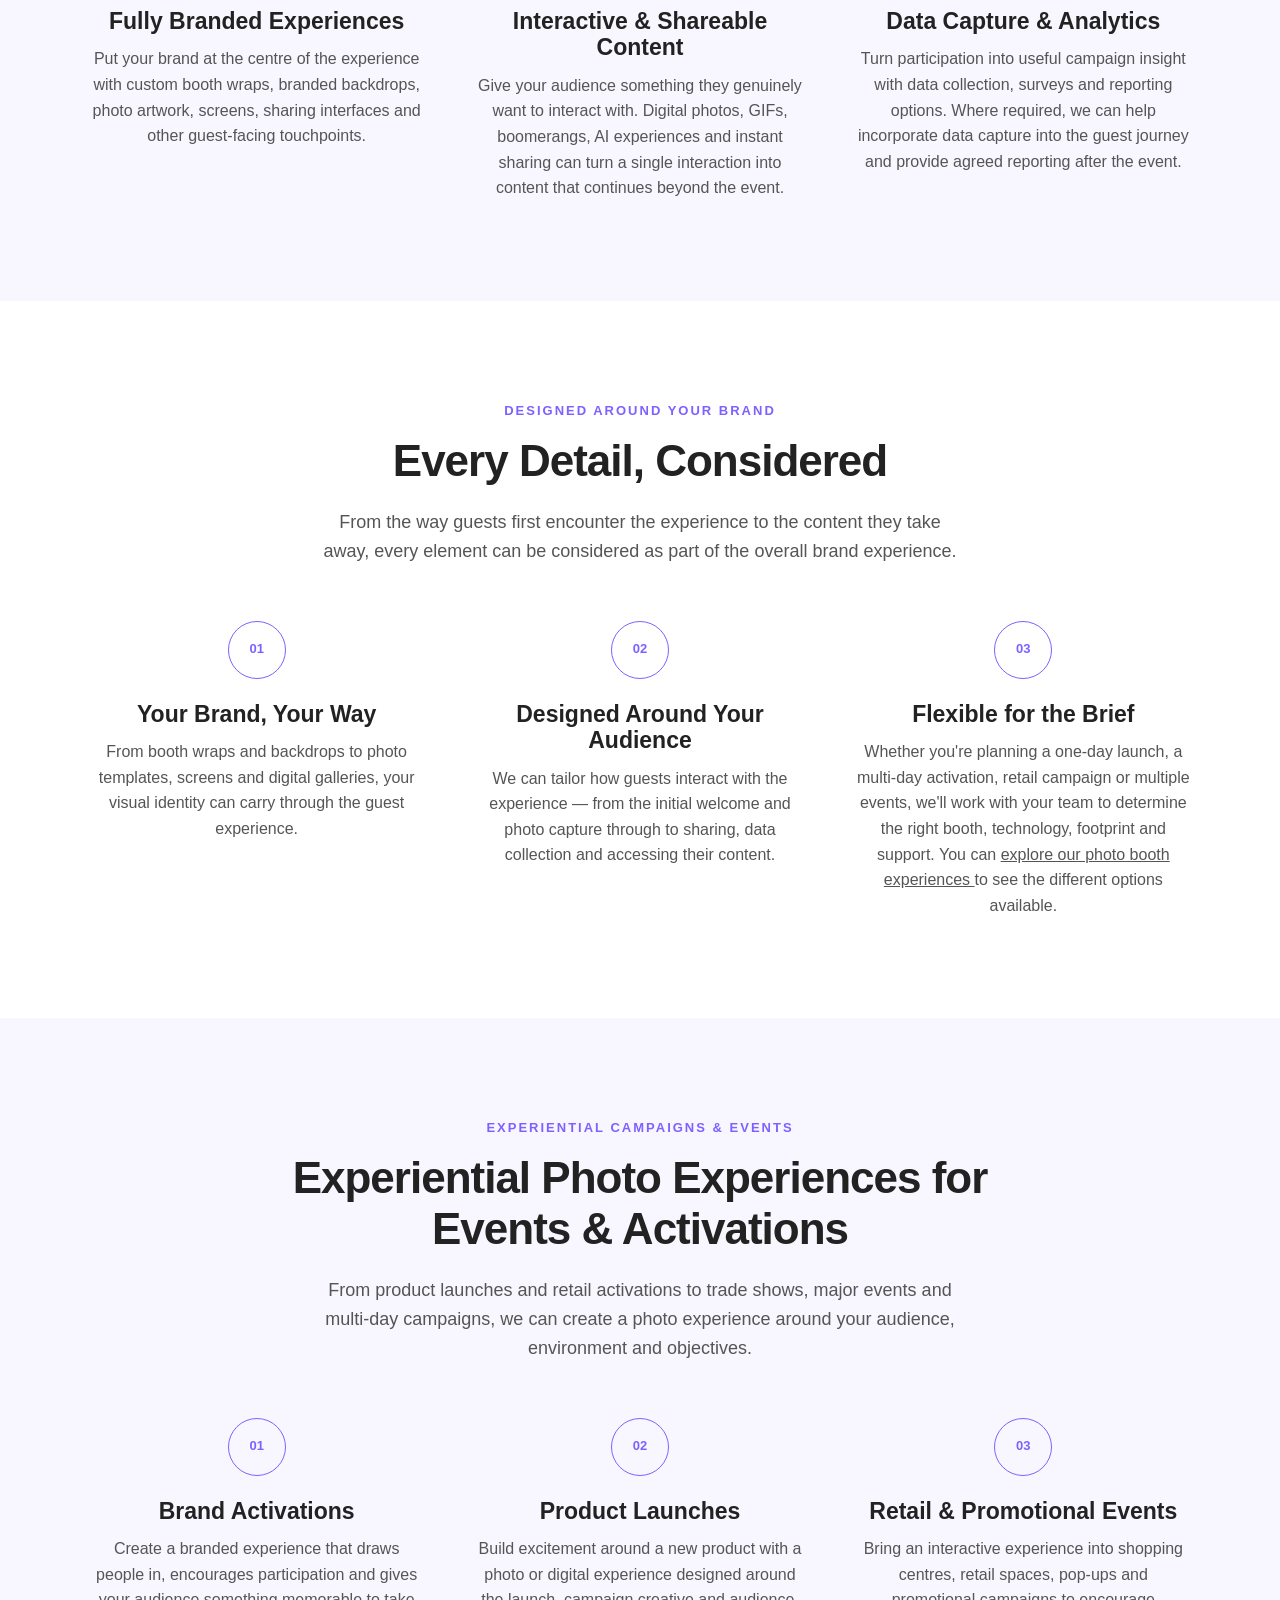
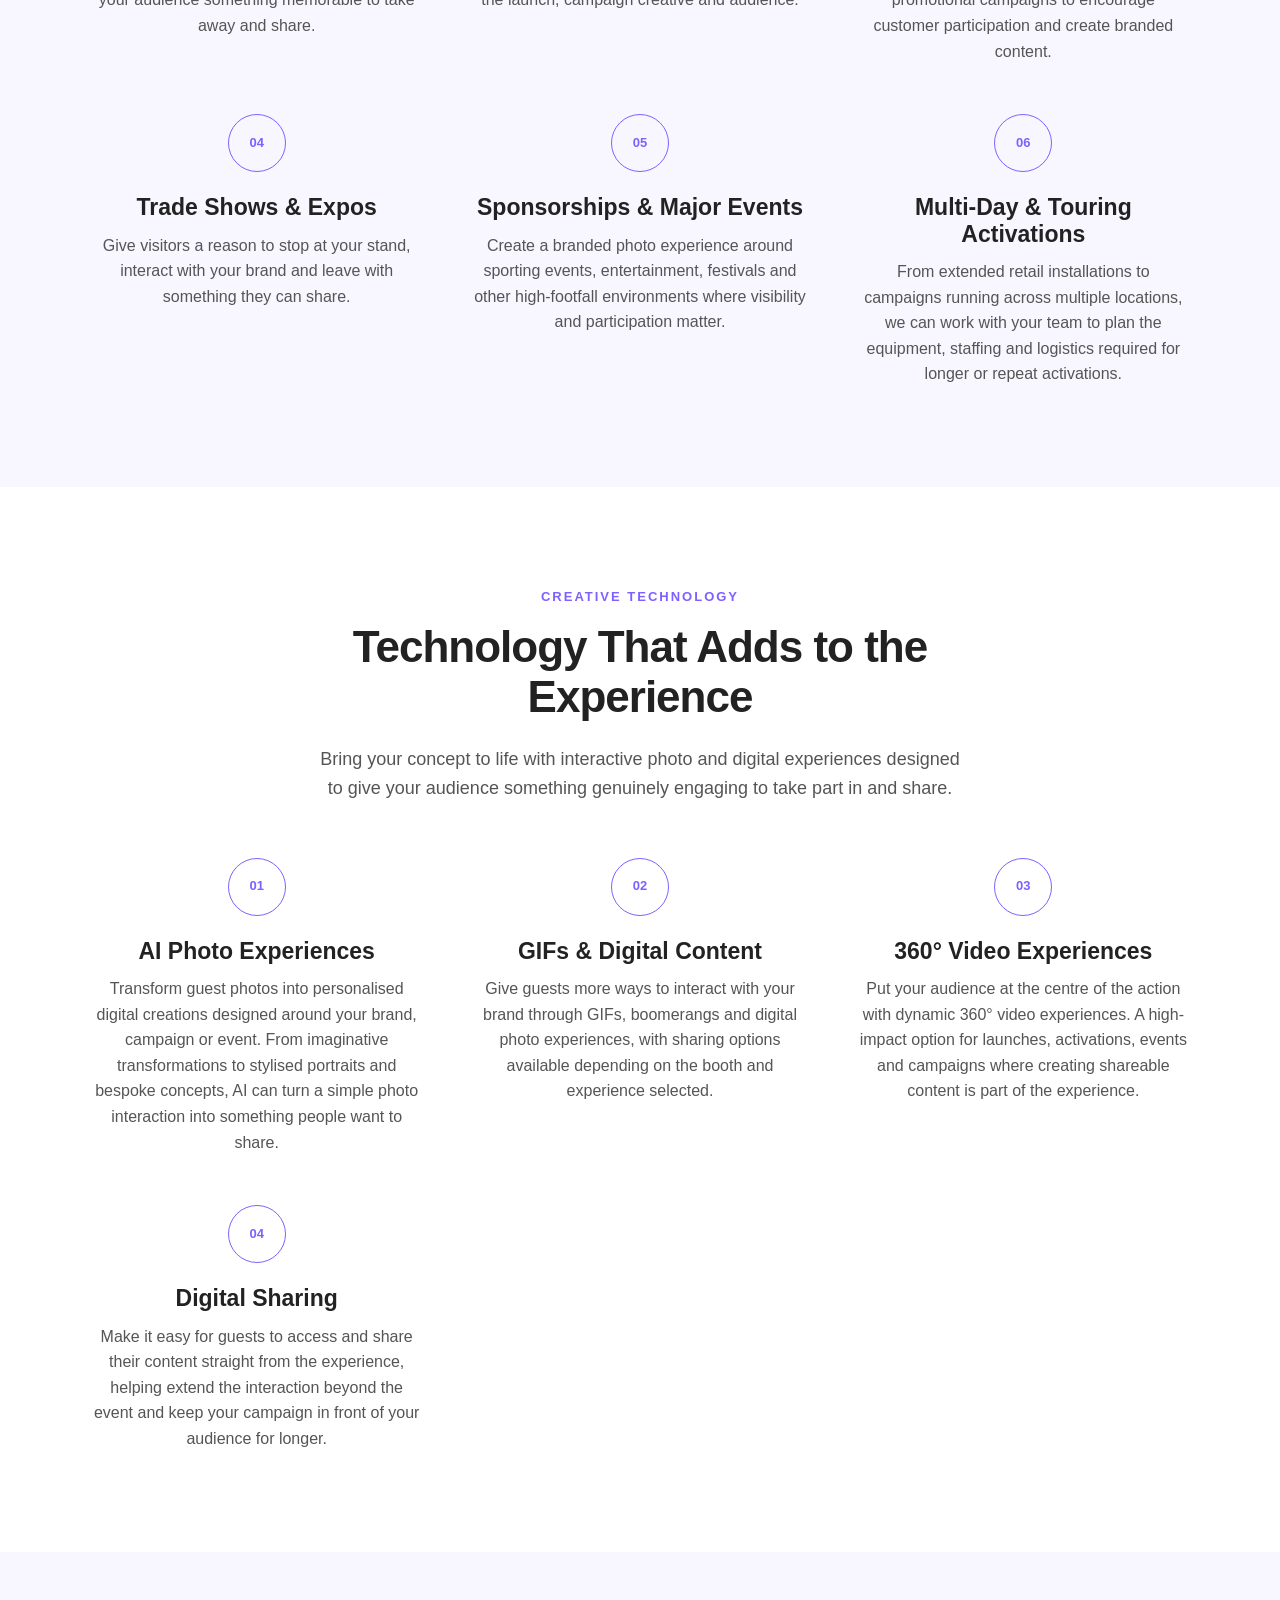
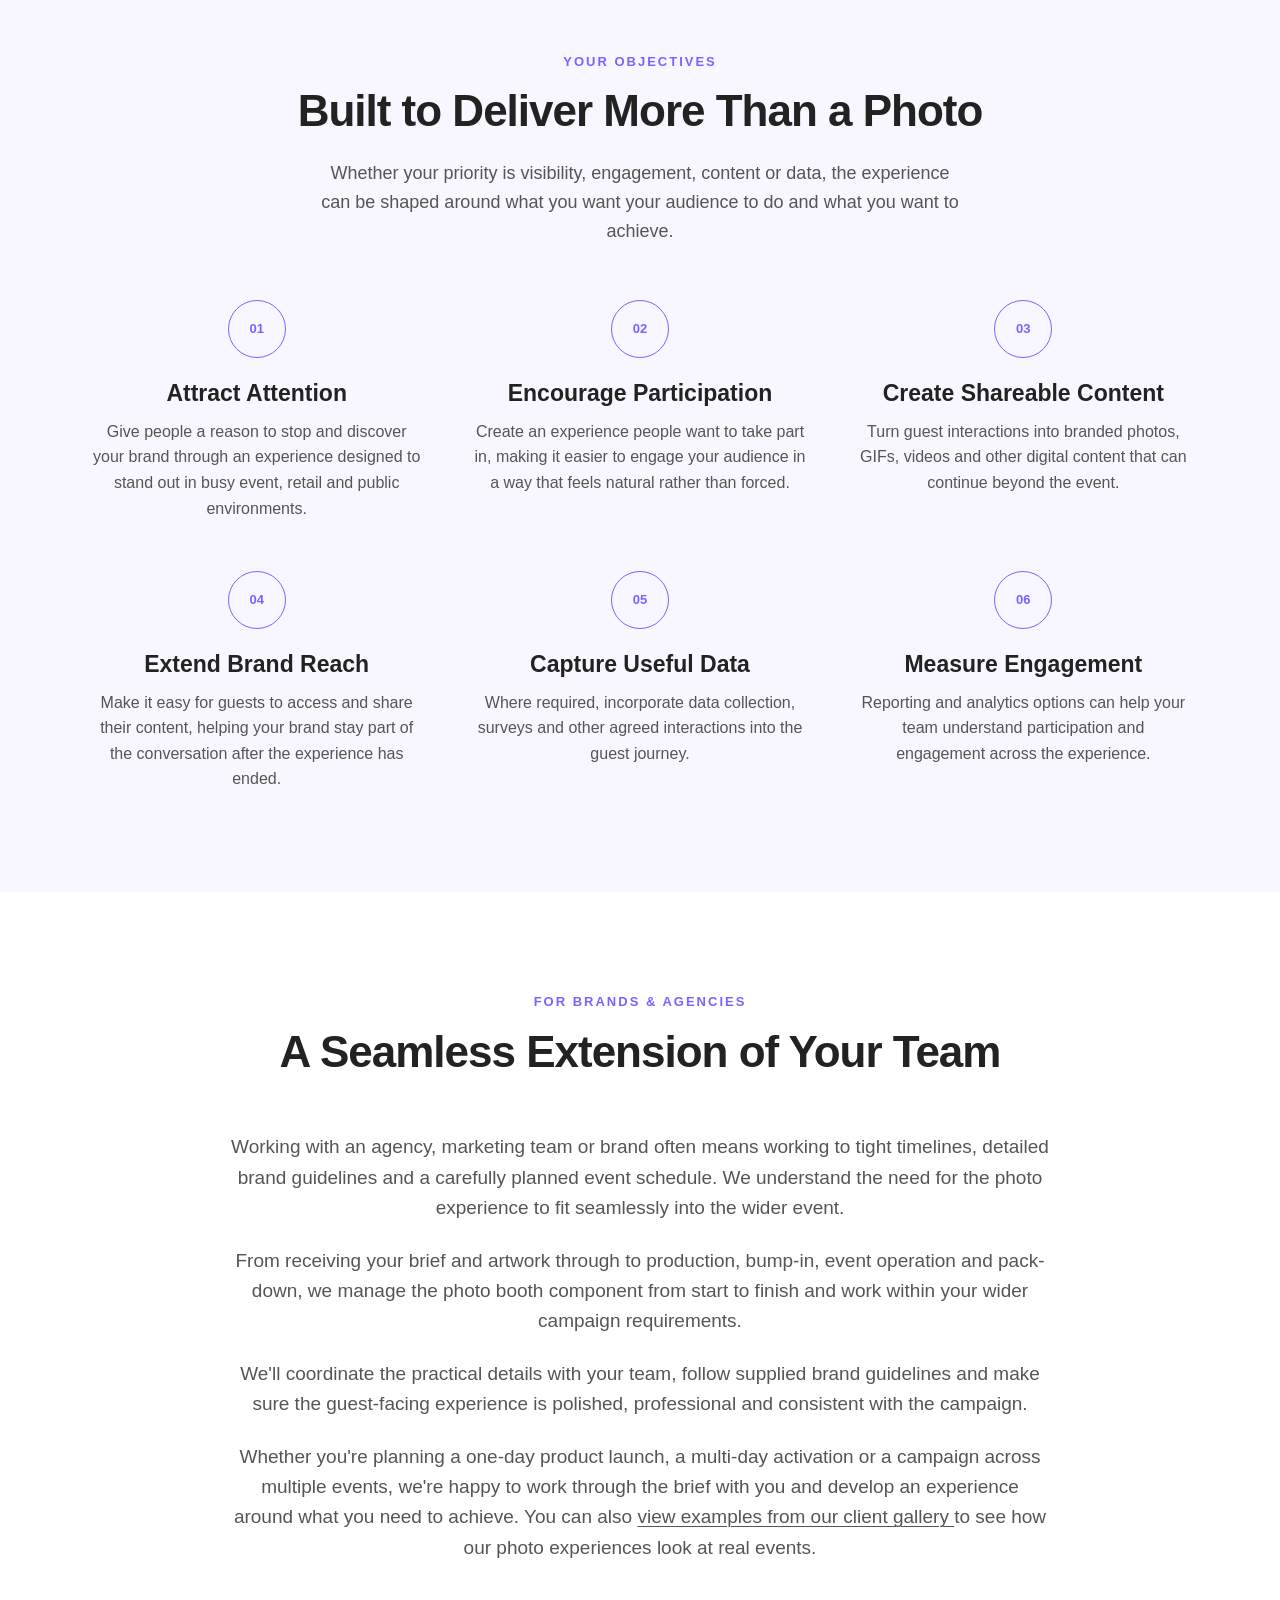
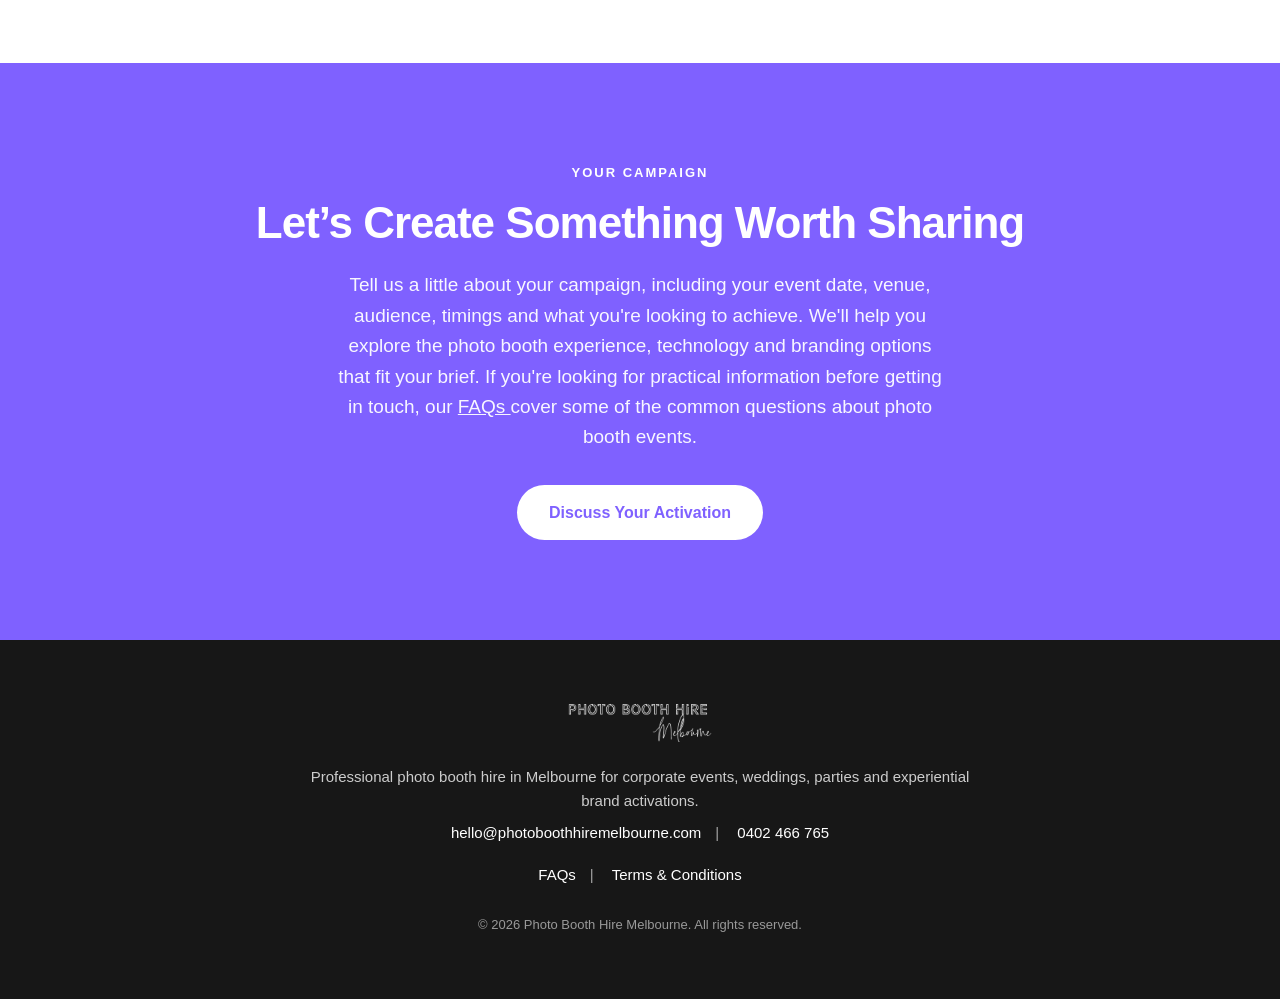
<file: experiential-brand-activation-photo-booth-hire-melbourne.html>
<!DOCTYPE html>
<html lang="en-AU">
<head>
    <meta charset="UTF-8">
    <meta name="viewport" content="width=device-width, initial-scale=1.0">

    <title>Experiential &amp; Brand Activation Photo Booth Hire Melbourne | Photo Booth Hire Melbourne</title>

    <meta name="description" content="Experiential and brand activation photo booth hire Melbourne for campaigns, product launches, retail activations and branded experiences. Custom branding, data capture, analytics and digital experiences.">

    <link rel="icon" type="image/png" href="favicon.png">
    <link rel="stylesheet" href="style.css?v=2">

    <link rel="canonical" href="https://photoboothhiremelbourne.com/experiential-brand-activation-photo-booth-hire-melbourne.html">

    <meta property="og:title" content="Experiential &amp; Brand Activation Photo Booth Hire Melbourne">
    <meta property="og:description" content="Create memorable branded photo experiences for campaigns, launches, retail activations and experiential events across Melbourne.">
    <meta property="og:type" content="website">
    <meta property="og:url" content="https://photoboothhiremelbourne.com/experiential-brand-activation-photo-booth-hire-melbourne.html">
    <meta property="og:image" content="https://photoboothhiremelbourne.com/experiential-brand-activation-photo-booth-hire-melbourne.jpg">


<script type="application/ld+json">
{
    "@context": "https://schema.org",
    "@type": "Service",
    "name": "Experiential & Brand Activation Photo Booth Hire Melbourne",
    "description": "Experiential and brand activation photo booth hire in Melbourne for campaigns, product launches, retail activations and branded experiences.",
    "serviceType": "Experiential & Brand Activation Photo Booth Hire",
    "areaServed": {
        "@type": "City",
        "name": "Melbourne"
    },
    "provider": {
        "@type": "LocalBusiness",
        "name": "Photo Booth Hire Melbourne",
        "url": "https://photoboothhiremelbourne.com/",
        "logo": "https://photoboothhiremelbourne.com/photo-booth-hire-melbourne-logo.png",
        "email": "hello@photoboothhiremelbourne.com",
        "telephone": "+61 402 466 765",
        "areaServed": {
            "@type": "City",
            "name": "Melbourne"
        }
    }
}
</script>
</head>

<body>

<header class="site-header">
    <div class="header-inner">

        <a href="./" class="logo" aria-label="Photo Booth Hire Melbourne home">
            <img src="photo-booth-hire-melbourne-logo.png"
                 alt="Photo Booth Hire Melbourne"
                 style="width: 140px;">
        </a>

        <nav class="main-nav">

            <a href="./"
               aria-label="Photo Booth Hire Melbourne home">
                Home
            </a>

            <a href="./#about"
               aria-label="About Photo Booth Hire Melbourne">
                About Us
            </a>

            <a href="./#booths"
               aria-label="Melbourne photo booths">
                Photo Booths
            </a>

            <div class="nav-dropdown">

                <button type="button"
                        class="nav-dropdown-toggle"
                        aria-haspopup="true">
                    Events
                    <span class="nav-arrow">▾</span>
                </button>

                <div class="nav-dropdown-menu">

                    <a href="corporate-photo-booth-hire-melbourne.html">
                        Corporate Events
                    </a>

                    <a href="experiential-brand-activation-photo-booth-hire-melbourne.html">
                        Experiential &amp; Brand Activations
                    </a>

                    <a href="wedding-photo-booth-hire-melbourne.html">
                        Weddings
                    </a>

                    <a href="party-photo-booth-hire-melbourne.html">
                        Parties &amp; Celebrations
                    </a>

                </div>

            </div>

            <a href="https://photoboothhiremelbourne.smugmug.com/Client-Galleries"
               aria-label="Client photo galleries">
                Client Gallery
            </a>

            <a href="#contact"
               class="nav-button"
               aria-label="Enquire about photo booth hire in Melbourne">
                Enquire Now
            </a>

        </nav>

    </div>
</header>


<!-- HERO -->

<section class="hero">

    <div class="hero-image">

        <img src="experiential-brand-activation-photo-booth-hire-melbourne.jpg"
             alt="Branded photo booth experience at an experiential brand activation in Melbourne">

    </div>

    <div class="hero-content">

        <p class="eyebrow">
            EXPERIENTIAL &amp; BRAND ACTIVATIONS
        </p>

        <h1>
            Branded Photo Experiences for Events, Launches &amp; Activations
        </h1>

        <p class="hero-tagline">
            Create memorable branded photo experiences that engage your audience, encourage sharing and bring your campaign to life.
        </p>

        <a href="#contact"
           class="button"
           aria-label="Discuss an experiential or brand activation photo booth">
            Discuss Your Activation
        </a>

    </div>

</section>


<!-- INTRO -->

<section class="about-section">

    <div class="section-heading">

        <p class="eyebrow">
            BRANDED EXPERIENCES
        </p>

        <h2>
            A Branded Experience, Built Around Your Campaign
        </h2>

    </div>

    <div class="about-content">

        <p>
            Create a branded experience that gives your audience a reason to stop,
            engage and interact with your brand.
        </p>

        <p>
            We design branded photo and digital experiences for brands,
            agencies and marketing teams looking to attract attention,
            encourage participation and create content people genuinely want
            to interact with, share and remember.
        </p>

        <p>
            From product launches and retail activations to experiential
            campaigns, promotional events and brand-led events, we build the
            experience around your campaign — not the other way around. For
            more traditional corporate functions and events, explore our
            <a href="corporate-photo-booth-hire-melbourne.html">
                corporate photo booth experiences
            </a>.
        </p>

        <p>
            Custom booth wraps, branded environments, digital artwork,
            interactive content, AI experiences, data capture and analytics
            can all be incorporated depending on what you're looking to
            achieve.
        </p>

        <p>
            From the initial brief through to production and event delivery, we work
            alongside your team to deliver a polished experience that feels
            considered, on-brand and built for your audience.
        </p>

    </div>

</section>


<!-- FEATURED BRAND ACTIVATIONS -->

<section class="activation-feature">

    <div class="activation-feature-inner">

        <div class="activation-feature-media">

            <video
                autoplay
                muted
                loop
                playsinline
                preload="metadata"
                aria-label="L'Oréal branded photo booth activation in Melbourne">
                <source src="loreal-branded-photo-booth-activation-melbourne.mp4"
                        type="video/mp4">
            </video>

        </div>

        <div class="activation-feature-content">

            <p class="eyebrow">
                REAL BRAND ACTIVATIONS
            </p>

            <h2>
                Branded Content, Built Around the Campaign
            </h2>

            <p>
                These L'Oréal activations were designed around the brand and
                the product, turning the photo experience into part of the
                campaign itself.
            </p>

            <p>
                From the branded environment and guest interaction through to
                the finished digital content, every element can work together
                to create an experience that feels considered and on-brand.
            </p>

        </div>

        <div class="activation-feature-media">

            <video
                autoplay
                muted
                loop
                playsinline
                preload="metadata"
                aria-label="Garnier branded photo booth activation in Melbourne">
                <source src="garnier-branded-photo-booth-activation-melbourne.mp4"
                        type="video/mp4">
            </video>

        </div>

    </div>

</section>

<!-- BRANDED BOOTH SHOWCASE -->

<section class="brand-showcase">

    <div class="brand-showcase-inner">

        <div class="brand-showcase-content">

            <p class="eyebrow">
                BRANDED ENVIRONMENTS
            </p>

            <h2>
                Make the Booth Part of the Brand
            </h2>

            <p>
                A photo booth can become more than a standalone activation.
                With custom branding and a considered setup, it can become
                part of the visual environment and help your brand stand out
                within the event space.
            </p>

            <p>
                From branded booth wraps and artwork to campaign-specific
                styling and content, the experience can be designed to feel
                like a natural extension of your brand.
            </p>

        </div>

        <div class="brand-showcase-media">

            <img
                src="adidas-branded-photo-booth-activation-melbourne.jpg"
                alt="Branded Adidas photo booth activation at an event in Melbourne"
                loading="lazy">

        </div>

    </div>

</section>


<!-- DIGITAL BRANDED CONTENT -->

<section class="digital-content-showcase">

    <div class="digital-content-showcase-inner">

        <div class="digital-content-showcase-media">

            <img
                src="adidas-digital-backdrop-headshot-melbourne-01.jpg"
                alt="Adidas branded digital backdrop headshot created at a photo booth activation in Melbourne"
                loading="lazy">

            <img
                src="adidas-digital-backdrop-headshot-melbourne-02.jpg"
                alt="Branded digital backdrop photo created for an Adidas event in Melbourne"
                loading="lazy">

        </div>

        <div class="digital-content-showcase-content">

            <p class="eyebrow">
                DIGITAL CONTENT
            </p>

            <h2>
                Turn the Experience Into Branded Content
            </h2>

            <p>
                The finished photo can become part of the campaign, with
                branded digital backdrops, artwork and content designed around
                the look and feel of the activation.
            </p>

            <p>
                This gives guests something they can enjoy in the moment while
                creating polished digital content that extends the experience
                beyond the event itself.
            </p>

        </div>

    </div>

</section>


<!-- BRANDED INSTALLATION -->

<section class="brand-showcase">

    <div class="brand-showcase-inner">

        <div class="brand-showcase-content">

            <p class="eyebrow">
                BRANDED INSTALLATIONS
            </p>

            <h2>
                Designed to Feel Like Part of the Campaign
            </h2>

            <p>
                A branded photo booth can become a visual feature within the
                event environment, helping attract attention while giving
                guests an experience that feels connected to the campaign.
            </p>

            <p>
                From the booth itself through to the digital content it
                produces, the experience can be tailored to reflect the
                brand and the audience you're trying to reach.
            </p>

        </div>

        <div class="brand-showcase-media">

            <img
                src="hyperx-branded-photo-booth-activation-melbourne.jpg"
                alt="HyperX branded photo booth activation at an event in Melbourne"
                loading="lazy">

        </div>

    </div>

</section>

<!-- CAMPAIGN CONTENT -->

<section class="campaign-content-showcase">

    <div class="campaign-content-showcase-inner">

        <div class="campaign-content-showcase-media">

            <video
                autoplay
                muted
                loop
                playsinline
                preload="metadata"
                aria-label="Branded Beauty Bar photo booth content from a Melbourne activation">
                <source src="beauty-bar-branded-photo-booth-activation-melbourne.mp4"
                        type="video/mp4">
            </video>

        </div>

        <div class="campaign-content-showcase-content">

            <p class="eyebrow">
                CAMPAIGN CONTENT
            </p>

            <h2>
                Create Content People Want to Share
            </h2>

            <p>
                The experience doesn't have to end when the photo is taken.
                GIFs, digital photos and branded content can give your audience
                something they can share long after the activation.
            </p>

            <p>
                Content can be designed around the campaign, giving your brand
                another way to stay part of the conversation after the event.
            </p>

        </div>

    </div>

</section>


<!-- EXPERIENCES -->

<section class="booths-section">

    <div class="section-heading">

        <p class="eyebrow">
            EXPERIENTIAL PHOTO EXPERIENCES
        </p>

        <h2>
Experiential Photo Experiences, Built Around Your Brand
        </h2>

        <p>
            From highly branded photo installations to interactive digital
            experiences and campaign-specific technology, choose the elements
            that bring your concept to life.
        </p>

    </div>

    <div class="features">

        <div class="feature">

            <span class="feature-number">
                01
            </span>

            <h3>
                Fully Branded Experiences
            </h3>

            <p>
                Put your brand at the centre of the experience with custom
                booth wraps, branded backdrops, photo artwork, screens,
                sharing interfaces and other guest-facing touchpoints.
            </p>

        </div>


        <div class="feature">

            <span class="feature-number">
                02
            </span>

            <h3>
                Interactive &amp; Shareable Content
            </h3>

            <p>
                Give your audience something they genuinely want to interact
                with. Digital photos, GIFs, boomerangs, AI experiences and
                instant sharing can turn a single interaction into content
                that continues beyond the event.
            </p>

        </div>


        <div class="feature">

            <span class="feature-number">
                03
            </span>

            <h3>
                Data Capture &amp; Analytics
            </h3>

            <p>
                Turn participation into useful campaign insight with data
                collection, surveys and reporting options. Where required,
                we can help incorporate data capture into the guest journey
                and provide agreed reporting after the event.
            </p>

        </div>

    </div>

</section>


<!-- CUSTOMISATION -->

<section class="about-section">

    <div class="section-heading">

        <p class="eyebrow">
            DESIGNED AROUND YOUR BRAND
        </p>

        <h2>
            Every Detail, Considered
        </h2>

        <p>
            From the way guests first encounter the experience to the content
            they take away, every element can be considered as part of the
            overall brand experience.
        </p>

    </div>

    <div class="features">

        <div class="feature">

            <span class="feature-number">
                01
            </span>

            <h3>
                Your Brand, Your Way
            </h3>

            <p>
                From booth wraps and backdrops to photo templates, screens and
                digital galleries, your visual identity can carry through the
                guest experience.
            </p>

        </div>


        <div class="feature">

            <span class="feature-number">
                02
            </span>

            <h3>
                Designed Around Your Audience
            </h3>

            <p>
                We can tailor how guests interact with the experience — from
                the initial welcome and photo capture through to sharing, data
                collection and accessing their content.
            </p>

        </div>


        <div class="feature">

            <span class="feature-number">
                03
            </span>

            <h3>
                Flexible for the Brief
            </h3>

            <p>
                Whether you're planning a one-day launch, a multi-day
                activation, retail campaign or multiple events, we'll work
                with your team to determine the right booth, technology,
                footprint and support. You can
                <a href="./#booths">
                    explore our photo booth experiences
                </a>
                to see the different options available.
            </p>

        </div>

    </div>

</section>


<!-- USE CASES -->

<section class="booths-section">

    <div class="section-heading">

        <p class="eyebrow">
            EXPERIENTIAL CAMPAIGNS &amp; EVENTS
        </p>

        <h2>
            Experiential Photo Experiences for Events &amp; Activations
        </h2>

        <p>
            From product launches and retail activations to trade shows, major
            events and multi-day campaigns, we can create a photo experience
            around your audience, environment and objectives.
        </p>

    </div>

    <div class="features">

        <div class="feature">

            <span class="feature-number">
                01
            </span>

            <h3>
                Brand Activations
            </h3>

            <p>
                Create a branded experience that draws people in, encourages
                participation and gives your audience something memorable to
                take away and share.
            </p>

        </div>


        <div class="feature">

            <span class="feature-number">
                02
            </span>

            <h3>
                Product Launches
            </h3>

            <p>
                Build excitement around a new product with a photo or digital
                experience designed around the launch, campaign creative and
                audience.
            </p>

        </div>


        <div class="feature">

            <span class="feature-number">
                03
            </span>

            <h3>
                Retail &amp; Promotional Events
            </h3>

            <p>
                Bring an interactive experience into shopping centres, retail
                spaces, pop-ups and promotional campaigns to encourage customer
                participation and create branded content.
            </p>

        </div>


        <div class="feature">

            <span class="feature-number">
                04
            </span>

            <h3>
                Trade Shows &amp; Expos
            </h3>

            <p>
                Give visitors a reason to stop at your stand, interact with
                your brand and leave with something they can share.
            </p>

        </div>


        <div class="feature">

            <span class="feature-number">
                05
            </span>

            <h3>
                Sponsorships &amp; Major Events
            </h3>

            <p>
                Create a branded photo experience around sporting events,
                entertainment, festivals and other high-footfall environments
                where visibility and participation matter.
            </p>

        </div>


        <div class="feature">

            <span class="feature-number">
                06
            </span>

            <h3>
                Multi-Day &amp; Touring Activations
            </h3>

            <p>
                From extended retail installations to campaigns running across
                multiple locations, we can work with your team to plan the
                equipment, staffing and logistics required for longer or repeat
                activations.
            </p>

        </div>

    </div>

</section>


<!-- CREATIVE TECHNOLOGY -->

<section class="about-section">

    <div class="section-heading">

        <p class="eyebrow">
            CREATIVE TECHNOLOGY
        </p>

        <h2>
            Technology That Adds to the Experience
        </h2>

        <p>
            Bring your concept to life with interactive photo and digital
            experiences designed to give your audience something genuinely
            engaging to take part in and share.
        </p>

    </div>

    <div class="features">

        <div class="feature">

            <span class="feature-number">
                01
            </span>

            <h3>
                AI Photo Experiences
            </h3>

            <p>
                Transform guest photos into personalised digital creations designed
                around your brand, campaign or event. From imaginative transformations
                to stylised portraits and bespoke concepts, AI can turn a simple photo
                interaction into something people want to share.
            </p>

        </div>


        <div class="feature">

            <span class="feature-number">
                02
            </span>

            <h3>
                GIFs &amp; Digital Content
            </h3>

            <p>
                Give guests more ways to interact with your brand through
                GIFs, boomerangs and digital photo experiences, with sharing
                options available depending on the booth and experience
                selected.
            </p>

        </div>


        <div class="feature">

            <span class="feature-number">
                03
            </span>

            <h3>
                360° Video Experiences
            </h3>

            <p>
                Put your audience at the centre of the action with dynamic
                360° video experiences. A high-impact option for launches,
                activations, events and campaigns where creating shareable
                content is part of the experience.
            </p>

        </div>


        <div class="feature">

            <span class="feature-number">
                04
            </span>

            <h3>
                Digital Sharing
            </h3>

            <p>
                Make it easy for guests to access and share their content
                straight from the experience, helping extend the interaction
                beyond the event and keep your campaign in front of your
                audience for longer.
            </p>

        </div>

    </div>

</section>


<!-- CAMPAIGN OUTCOMES -->

<section class="booths-section">

    <div class="section-heading">

        <p class="eyebrow">
            YOUR OBJECTIVES
        </p>

        <h2>
            Built to Deliver More Than a Photo
        </h2>

        <p>
            Whether your priority is visibility, engagement, content or data,
            the experience can be shaped around what you want your audience
            to do and what you want to achieve.
        </p>

    </div>

    <div class="features">

        <div class="feature">

            <span class="feature-number">
                01
            </span>

            <h3>
                Attract Attention
            </h3>

            <p>
                Give people a reason to stop and discover your brand through
                an experience designed to stand out in busy event, retail
                and public environments.
            </p>

        </div>


        <div class="feature">

            <span class="feature-number">
                02
            </span>

            <h3>
                Encourage Participation
            </h3>

            <p>
                Create an experience people want to take part in, making it
                easier to engage your audience in a way that feels natural
                rather than forced.
            </p>

        </div>


        <div class="feature">

            <span class="feature-number">
                03
            </span>

            <h3>
                Create Shareable Content
            </h3>

            <p>
                Turn guest interactions into branded photos, GIFs, videos
                and other digital content that can continue beyond the event.
            </p>

        </div>


        <div class="feature">

            <span class="feature-number">
                04
            </span>

            <h3>
                Extend Brand Reach
            </h3>

            <p>
                Make it easy for guests to access and share their content,
                helping your brand stay part of the conversation after the
                experience has ended.
            </p>

        </div>


        <div class="feature">

            <span class="feature-number">
                05
            </span>

            <h3>
                Capture Useful Data
            </h3>

            <p>
                Where required, incorporate data collection, surveys and
                other agreed interactions into the guest journey.
            </p>

        </div>


        <div class="feature">

            <span class="feature-number">
                06
            </span>

            <h3>
                Measure Engagement
            </h3>

            <p>
                Reporting and analytics options can help your team understand
                participation and engagement across the experience.
            </p>

        </div>

    </div>

</section>


<!-- AGENCIES -->

<section class="about-section">

    <div class="section-heading">

        <p class="eyebrow">
            FOR BRANDS &amp; AGENCIES
        </p>

        <h2>
            A Seamless Extension of Your Team
        </h2>

    </div>

    <div class="about-content">

        <p>
            Working with an agency, marketing team or brand often means
            working to tight timelines, detailed brand guidelines and a
            carefully planned event schedule. We understand the need for
            the photo experience to fit seamlessly into the wider event.
        </p>

        <p>
            From receiving your brief and artwork through to production,
            bump-in, event operation and pack-down, we manage the photo booth
            component from start to finish and work within your wider
            campaign requirements.
        </p>

        <p>
            We'll coordinate the practical details with your team, follow
            supplied brand guidelines and make sure the guest-facing
            experience is polished, professional and consistent with the
            campaign.
        </p>

        <p>
            Whether you're planning a one-day product launch, a multi-day
            activation or a campaign across multiple events, we're happy to
            work through the brief with you and develop an experience around
            what you need to achieve. You can also
            <a href="https://photoboothhiremelbourne.smugmug.com/Client-Galleries">
                view examples from our client gallery
            </a>
            to see how our photo experiences look at real events.
        </p>

    </div>

</section>


<!-- CONTACT -->

<section class="contact-section" id="contact">

    <div class="contact-content">

        <p class="eyebrow">
            YOUR CAMPAIGN
        </p>

        <h2>
            Let’s Create Something Worth Sharing
        </h2>

        <p>
            Tell us a little about your campaign, including your event date,
            venue, audience, timings and what you're looking to achieve.
            We'll help you explore the photo booth experience, technology
            and branding options that fit your brief. If you're looking for
            practical information before getting in touch, our
            <a href="faqs.html">
                FAQs
            </a>
            cover some of the common questions about photo booth events.
        </p>

        <a href="mailto:hello@photoboothhiremelbourne.com"
           class="button button-light">
            Discuss Your Activation
        </a>

    </div>

</section>


<!-- FOOTER -->

<footer class="site-footer">

    <div class="footer-inner">

        <img src="photo-booth-hire-melbourne-logo-white.png"
             alt="Photo Booth Hire Melbourne"
             class="footer-logo">

        <p>
            Professional photo booth hire in Melbourne for corporate events,
            weddings, parties and experiential brand activations.
        </p>

        <div class="footer-contact">

            <a href="mailto:hello@photoboothhiremelbourne.com">
                hello@photoboothhiremelbourne.com
            </a>

            <a href="tel:0402466765">
                0402 466 765
            </a>

        </div>

        <div class="footer-links">

            <a href="faqs.html">
                FAQs
            </a>

            <a href="terms-and-conditions.html">
                Terms &amp; Conditions
            </a>

        </div>

        <p class="copyright">
            © 2026 Photo Booth Hire Melbourne. All rights reserved.
        </p>

    </div>

</footer>


<script>
document.addEventListener("DOMContentLoaded", function () {

    const dropdown = document.querySelector(".nav-dropdown");
    const toggle = document.querySelector(".nav-dropdown-toggle");

    if (!dropdown || !toggle) return;

    toggle.addEventListener("click", function (event) {

        event.preventDefault();

        const isOpen = dropdown.classList.toggle("open");

        toggle.setAttribute(
            "aria-expanded",
            isOpen ? "true" : "false"
        );

    });

});
</script>

</body>
</html>
</file>
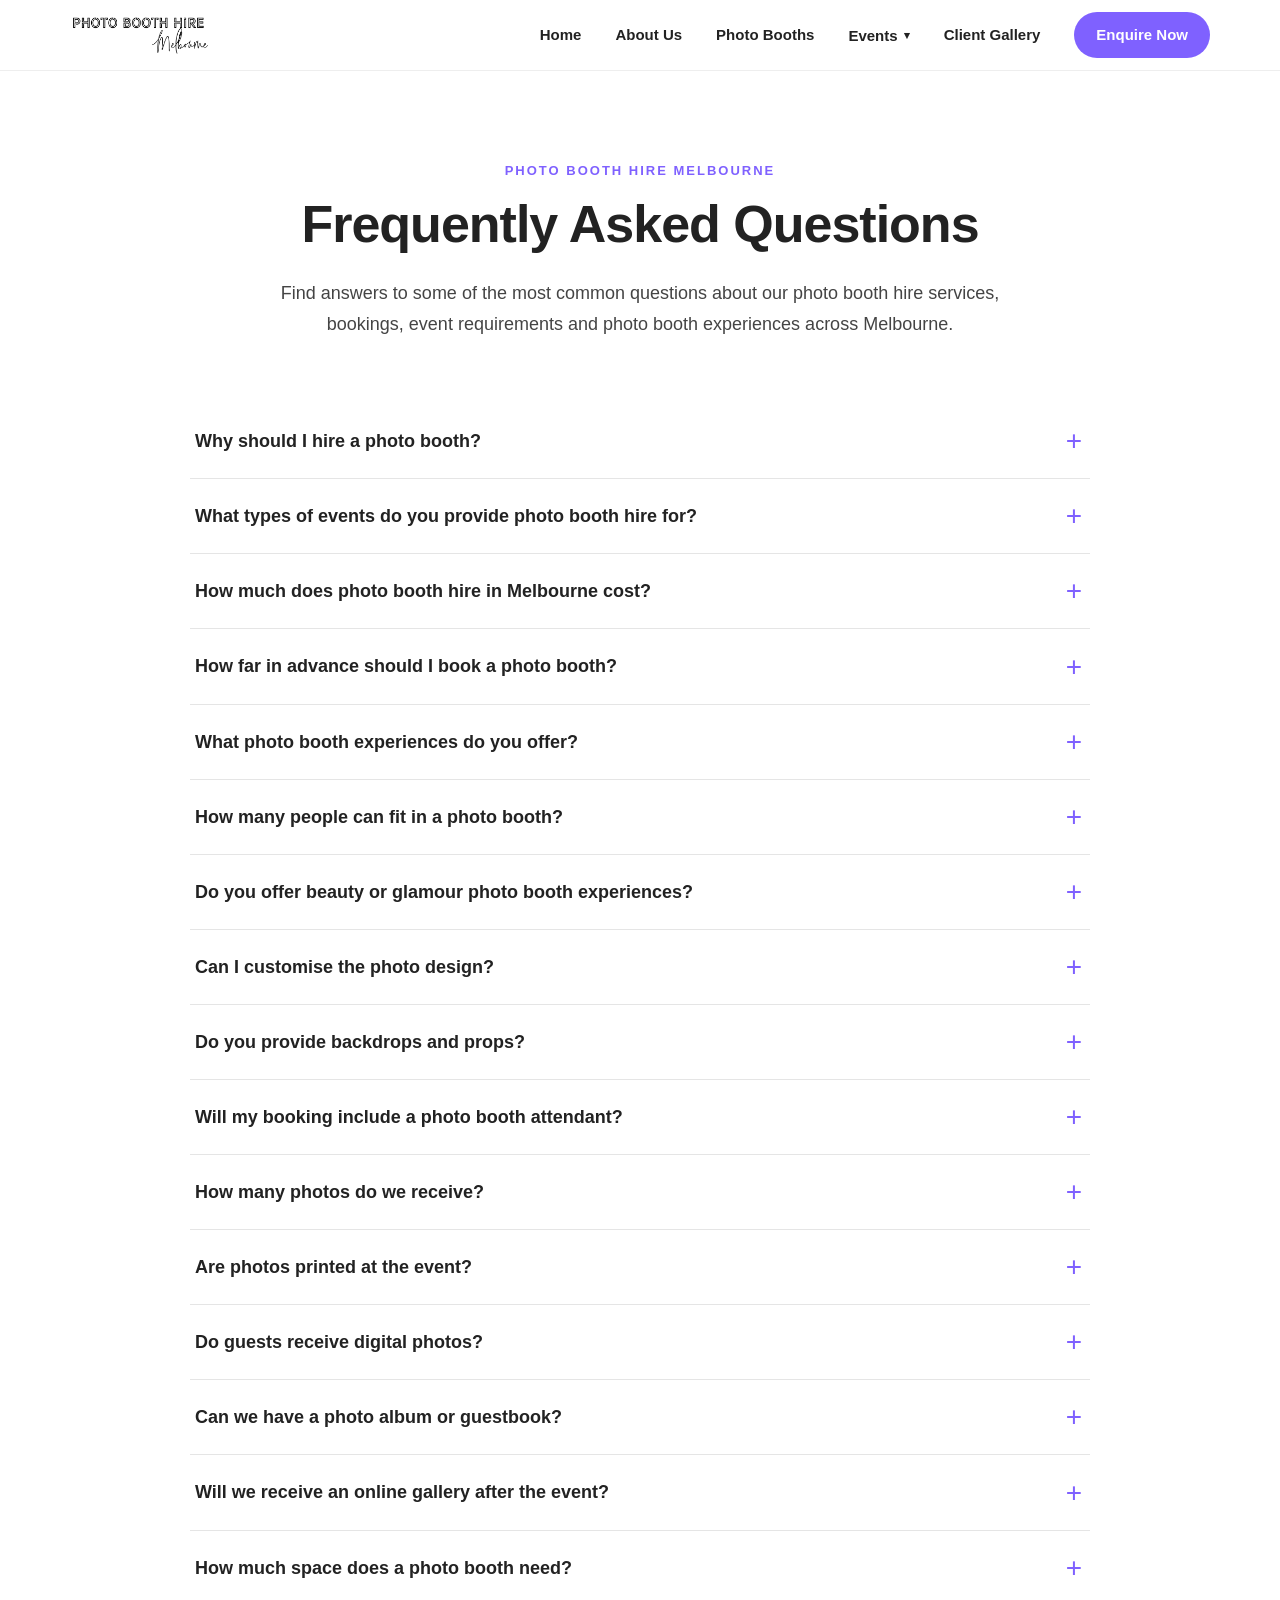
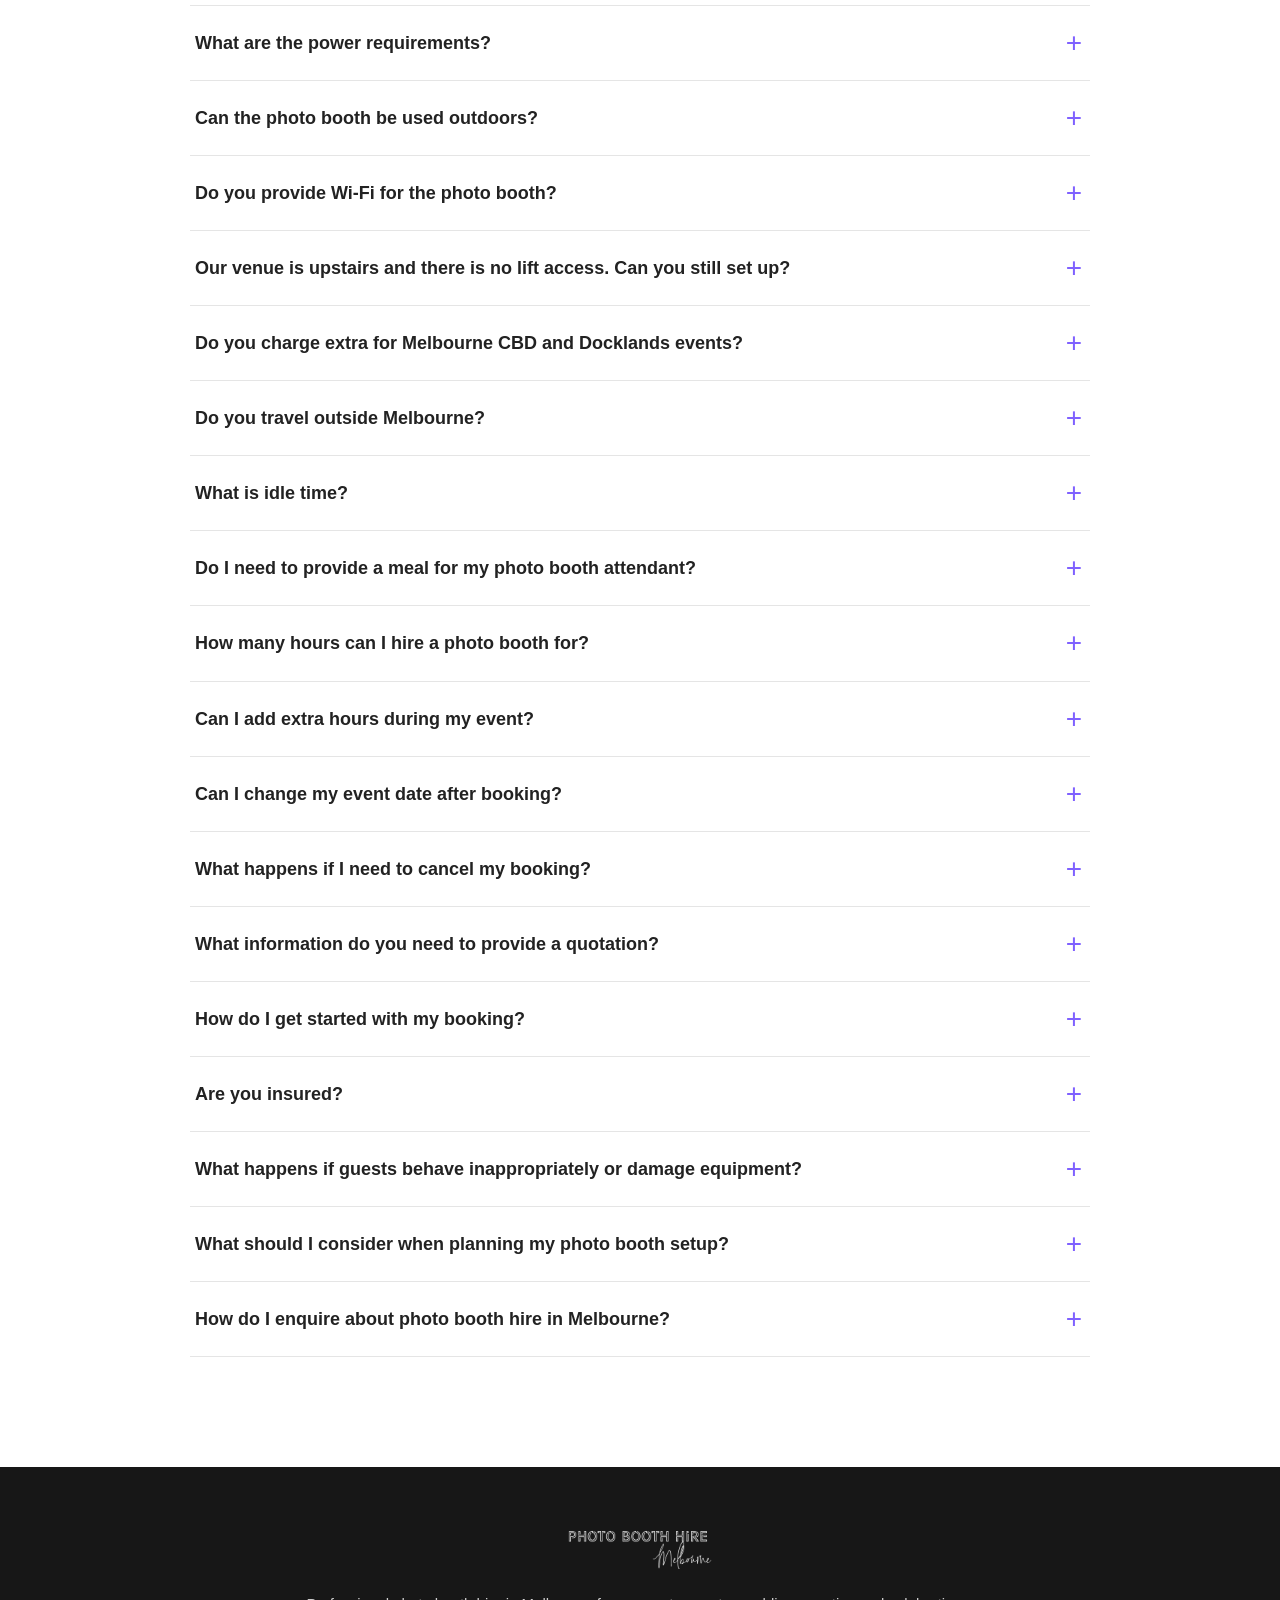
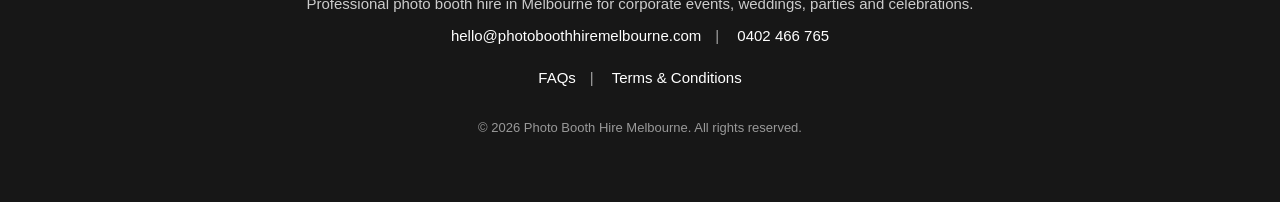
<file: faqs.html>
<!DOCTYPE html>

<html lang="en-AU">

<head>

    <meta charset="UTF-8">

    <meta name="viewport" content="width=device-width, initial-scale=1.0">

    <title>FAQs | Photo Booth Hire Melbourne</title>

    <meta name="description" content="Frequently asked questions about photo booth hire in Melbourne, including pricing, photo booths, attendants, printing, digital photos, venue requirements, bookings and events.">

    <meta name="google-site-verification" content="jcBN9pNvwQQHYUs2eyL4ma5EO4DIntt1gmrNsmwF5Vg">

    <link rel="icon" type="image/png" href="favicon.png">

    <link rel="stylesheet" href="style.css">

    <link rel="canonical" href="https://photoboothhiremelbourne.com/faqs.html">

    <meta property="og:title" content="FAQs | Photo Booth Hire Melbourne">

    <meta property="og:description" content="Frequently asked questions about photo booth hire in Melbourne, including pricing, photo booths, attendants, printing, digital photos, venue requirements, bookings and events.">

    <meta property="og:type" content="website">

    <meta property="og:url" content="https://photoboothhiremelbourne.com/faqs.html">

    <meta property="og:image" content="https://photoboothhiremelbourne.com/photo-booth-hire-melbourne-black-and-white.jpg">


    <script type="application/ld+json">
    {
        "@context": "https://schema.org",
        "@type": "FAQPage",
        "mainEntity": [
            {
                "@type": "Question",
                "name": "Why should I hire a photo booth?",
                "acceptedAnswer": {
                    "@type": "Answer",
                    "text": "A photo booth adds a fun, interactive element to your event that guests can enjoy throughout the celebration. It gives people a reason to get involved, laugh, connect and create memorable moments together. For corporate and brand events, a photo booth can also create a memorable branded experience that puts your brand in front of guests and encourages greater brand awareness. For weddings, parties and celebrations, it is all about creating fun, spontaneous memories that guests can enjoy and take home with them."
                }
            },
            {
                "@type": "Question",
                "name": "What types of events do you provide photo booth hire for?",
                "acceptedAnswer": {
                    "@type": "Answer",
                    "text": "We provide photo booth hire in Melbourne for a wide range of events and celebrations. This includes corporate events, conferences, brand events, launches, networking events, Christmas parties, weddings, birthdays, engagements, milestone celebrations, private parties and other special occasions. If you have a specific event in mind, let us know the details and we can help determine which photo booth experience is most suitable."
                }
            },
            {
                "@type": "Question",
                "name": "How much does photo booth hire in Melbourne cost?",
                "acceptedAnswer": {
                    "@type": "Answer",
                    "text": "Photo booth hire pricing depends on the experience selected, operating time, event requirements, location and any additional options or upgrades included in your booking. Because every event is different, we provide tailored quotations based on your requirements rather than using a one-size-fits-all price. Contact us with your event date, venue, timings, approximate guest numbers and the type of event you are hosting."
                }
            },
            {
                "@type": "Question",
                "name": "How far in advance should I book a photo booth?",
                "acceptedAnswer": {
                    "@type": "Answer",
                    "text": "We recommend booking your photo booth as early as possible, particularly for popular dates, weekends, Christmas parties and busy event periods. Bookings are subject to the availability of the required equipment and staff, so early enquiries provide the greatest opportunity to secure your preferred photo booth experience and event date."
                }
            },
            {
                "@type": "Question",
                "name": "What photo booth experiences do you offer?",
                "acceptedAnswer": {
                    "@type": "Answer",
                    "text": "We offer a range of photo booth experiences designed for different types of events, venues and guests. Our range includes digital GIF photo booths, professional DSLR photo booths, roaming photo booth experiences, 360 photo booth experiences and other interactive options. Each experience has different features, styling and requirements."
                }
            },
            {
                "@type": "Question",
                "name": "How many people can fit in a photo booth?",
                "acceptedAnswer": {
                    "@type": "Answer",
                    "text": "The number of people who can comfortably use a photo booth at one time depends on the booth selected and the type of photograph being created. Many of our photo booths are open-style, providing more flexibility for group photographs than a traditional enclosed booth. For the best composition and guest experience, we generally recommend around five to six people per photograph, although larger groups may be accommodated depending on the booth."
                }
            },
            {
                "@type": "Question",
                "name": "Do you offer beauty or glamour photo booth experiences?",
                "acceptedAnswer": {
                    "@type": "Answer",
                    "text": "Yes. We offer photo booth experiences designed to create polished, flattering and highly shareable images. If you are looking for a beauty-focused experience, a black-and-white aesthetic or another specialised photo experience, let us know what you have in mind and we can discuss the available options."
                }
            },
            {
                "@type": "Question",
                "name": "Can I customise the photo design?",
                "acceptedAnswer": {
                    "@type": "Answer",
                    "text": "Yes. Photo designs can be customised to complement your event or brand. Depending on the experience selected, designs can incorporate elements such as colours, wording, logos and approved branding. Artwork requirements and deadlines will be discussed as part of your booking."
                }
            },
            {
                "@type": "Question",
                "name": "Do you provide backdrops and props?",
                "acceptedAnswer": {
                    "@type": "Answer",
                    "text": "Yes. Backdrops and props are available with selected photo booth experiences. We have a range of backdrop and prop options designed to complement different event styles, from elegant celebrations and weddings to corporate events and parties. Available options depend on the photo booth experience and requirements of your booking."
                }
            },
            {
                "@type": "Question",
                "name": "Will my booking include a photo booth attendant?",
                "acceptedAnswer": {
                    "@type": "Answer",
                    "text": "Selected photo booth experiences include a professional photo booth attendant who manages the booth during your event. Your attendant can assist guests, monitor the equipment and printer where applicable, maintain the presentation of the booth and help ensure the experience runs smoothly throughout the booked operating period. Setup and pack-down requirements are also managed by our team."
                }
            },
            {
                "@type": "Question",
                "name": "How many photos do we receive?",
                "acceptedAnswer": {
                    "@type": "Answer",
                    "text": "Where printing is included, our standard printing option provides one print per person, per session, allowing everyone featured in the photograph to take home their own copy. Additional prints and alternative print formats may be available depending on the photo booth and package selected."
                }
            },
            {
                "@type": "Question",
                "name": "Are photos printed at the event?",
                "acceptedAnswer": {
                    "@type": "Answer",
                    "text": "Printing is available with selected photo booth experiences. Depending on your chosen booth and package, guests may receive photographs during the event, providing an instant keepsake to take home."
                }
            },
            {
                "@type": "Question",
                "name": "Do guests receive digital photos?",
                "acceptedAnswer": {
                    "@type": "Answer",
                    "text": "Digital sharing is available with selected photo booth experiences. The digital options available depend on the booth and package selected, and we will confirm the relevant features as part of your booking."
                }
            },
            {
                "@type": "Question",
                "name": "Can we have a photo album or guestbook?",
                "acceptedAnswer": {
                    "@type": "Answer",
                    "text": "Guestbooks and photo albums may be available as an additional option with your booking. Where a guestbook is included, your photo booth attendant can encourage guests to place an additional photograph into the guestbook and leave a personal message."
                }
            },
            {
                "@type": "Question",
                "name": "Will we receive an online gallery after the event?",
                "acceptedAnswer": {
                    "@type": "Answer",
                    "text": "Yes. Following your event, we provide a secure, password-protected online gallery containing your event photographs. Your gallery will usually be available within 3–5 days after your event, and you will receive the access details once it is ready. From your gallery, you can view and download your photographs to keep and share."
                }
            },
            {
                "@type": "Question",
                "name": "How much space does a photo booth need?",
                "acceptedAnswer": {
                    "@type": "Answer",
                    "text": "We generally recommend allowing approximately 3m x 3m for a photo booth setup. This provides space for the booth, backdrop, printer where applicable and guest area, while allowing our team to operate the equipment comfortably. Space requirements can vary depending on the photo booth selected."
                }
            },
            {
                "@type": "Question",
                "name": "What are the power requirements?",
                "acceptedAnswer": {
                    "@type": "Answer",
                    "text": "Our photo booth equipment requires access to a suitable standard power supply. We generally require one standard 10-amp power point within approximately 3–5 metres of the setup. Greater distances may be accommodated with advance notice."
                }
            },
            {
                "@type": "Question",
                "name": "Can the photo booth be used outdoors?",
                "acceptedAnswer": {
                    "@type": "Answer",
                    "text": "Yes. Selected photo booth experiences can be used outdoors, subject to suitable conditions and setup requirements. Outdoor setups need to be protected from rain, excessive wind, extreme weather and other conditions that could affect the safety of guests, staff or equipment."
                }
            },
            {
                "@type": "Question",
                "name": "Do you provide Wi-Fi for the photo booth?",
                "acceptedAnswer": {
                    "@type": "Answer",
                    "text": "For our Wi-Fi-enabled photo booth experiences, including our GIF booth range, we bring our own connectivity to the event. We recommend checking with your venue beforehand to ensure there is adequate mobile signal in the area where the photo booth will be set up. We also request the venue's Wi-Fi details as a backup where available."
                }
            },
            {
                "@type": "Question",
                "name": "Our venue is upstairs and there is no lift access. Can you still set up?",
                "acceptedAnswer": {
                    "@type": "Answer",
                    "text": "In many cases, yes. Where equipment needs to be carried upstairs without lift access, additional charges may apply depending on the equipment required, number of stairs and venue access. Please let us know about stairs, narrow access, restricted lifts or other venue access requirements when booking."
                }
            },
            {
                "@type": "Question",
                "name": "Do you charge extra for Melbourne CBD and Docklands events?",
                "acceptedAnswer": {
                    "@type": "Answer",
                    "text": "Some Melbourne CBD and Docklands venues require additional planning for parking, loading, security and venue access. Where additional venue access, parking or loading requirements apply, an additional charge may be included in your quotation."
                }
            },
            {
                "@type": "Question",
                "name": "Do you travel outside Melbourne?",
                "acceptedAnswer": {
                    "@type": "Answer",
                    "text": "We are Melbourne based and regularly provide photo booth hire throughout Melbourne and surrounding areas. Events outside our standard service area can also be considered, with additional travel charges potentially applying depending on the location."
                }
            },
            {
                "@type": "Question",
                "name": "What is idle time?",
                "acceptedAnswer": {
                    "@type": "Answer",
                    "text": "Our team generally arrives approximately 1–1.5 hours before the scheduled booth start time to allow sufficient time for setup, testing and preparation. If you require the booth to be fully set up significantly earlier than the booked start time, or to remain set up after the booked finish time before pack-down begins, an idle time charge may apply."
                }
            },
            {
                "@type": "Question",
                "name": "Do I need to provide a meal for my photo booth attendant?",
                "acceptedAnswer": {
                    "@type": "Answer",
                    "text": "Our photo booth attendants can be working for several hours around your event, including travel, setup, operating time and pack-down. For longer bookings, we ask that our team is provided with a suitable meal and any applicable breaks during the event."
                }
            },
            {
                "@type": "Question",
                "name": "How many hours can I hire a photo booth for?",
                "acceptedAnswer": {
                    "@type": "Answer",
                    "text": "Photo booth hire can be tailored to suit your event schedule and requirements. Whether you require a shorter booking or several hours of photo booth entertainment, we can provide options based on your preferred operating times."
                }
            },
            {
                "@type": "Question",
                "name": "Can I add extra hours during my event?",
                "acceptedAnswer": {
                    "@type": "Answer",
                    "text": "Additional operating time may be available on the day, subject to staff availability, venue requirements and other bookings or commitments. Any additional time must be confirmed before it begins and will be charged at the applicable rate."
                }
            },
            {
                "@type": "Question",
                "name": "Can I change my event date after booking?",
                "acceptedAnswer": {
                    "@type": "Answer",
                    "text": "You may request to transfer your booking to another event date. Any date change is subject to the availability of the required equipment and staff and is not guaranteed. Approved changes will be confirmed in writing and may result in changes to the booking price or additional costs where applicable."
                }
            },
            {
                "@type": "Question",
                "name": "What happens if I need to cancel my booking?",
                "acceptedAnswer": {
                    "@type": "Answer",
                    "text": "Cancellation requests must be made in writing. The treatment of the Booking Payment and any other amounts paid will depend on the circumstances of the cancellation and the terms of your booking, subject to applicable Australian Consumer Law. Our full cancellation, postponement and date-change provisions are set out in our Terms & Conditions."
                }
            },
            {
                "@type": "Question",
                "name": "What information do you need to provide a quotation?",
                "acceptedAnswer": {
                    "@type": "Answer",
                    "text": "To provide an accurate quotation, we will generally need your event date, venue and location, event timings, approximate guest numbers, type of event, preferred photo booth experience if known, and any specific printing, branding or other requirements."
                }
            },
            {
                "@type": "Question",
                "name": "How do I get started with my booking?",
                "acceptedAnswer": {
                    "@type": "Answer",
                    "text": "Getting started is simple. Contact us with your event date, venue, event timings, approximate guest numbers and the type of event you are hosting. We will check availability and provide a tailored quotation based on your event requirements. If you would like to go ahead, we will send you our booking form to complete."
                }
            },
            {
                "@type": "Question",
                "name": "Are you insured?",
                "acceptedAnswer": {
                    "@type": "Answer",
                    "text": "Yes. Photo Booth Hire Melbourne holds public liability insurance. Our equipment is also tested and tagged in accordance with applicable requirements. If your venue requires evidence of insurance before your event, please let us know and we can provide the relevant documentation."
                }
            },
            {
                "@type": "Question",
                "name": "What happens if guests behave inappropriately or damage equipment?",
                "acceptedAnswer": {
                    "@type": "Answer",
                    "text": "Our Terms & Conditions include provisions relating to inappropriate, unsafe or unacceptable behaviour. For the safety of our staff, guests and equipment, our attendants may refuse to operate the photo booth or may stop the service where guests are heavily intoxicated, abusive, threatening, engaging in harassment, deliberately damaging equipment or props, refusing reasonable instructions, or otherwise creating an unsafe environment."
                }
            },
            {
                "@type": "Question",
                "name": "What should I consider when planning my photo booth setup?",
                "acceptedAnswer": {
                    "@type": "Answer",
                    "text": "The two most important things to consider are space and power. Before your event, make sure there is sufficient room for your selected photo booth, backdrop, printer where applicable and guests using the experience. Clear access for our team is also important for load-in and pack-down."
                }
            },
            {
                "@type": "Question",
                "name": "How do I enquire about photo booth hire in Melbourne?",
                "acceptedAnswer": {
                    "@type": "Answer",
                    "text": "Simply contact us with your event date, venue, event timings, approximate guest numbers and type of event. If you already know which photo booth experience you would like, let us know. If you are unsure, we can help you determine which option is suitable for your event."
                }
            }
        ]
    }
    </script>

</head>


<body>


<header class="site-header">

    <div class="header-inner">

        <a href="./"
           class="logo-link"
           aria-label="Photo Booth Hire Melbourne home">

            <img src="photo-booth-hire-melbourne-logo.png"
                 alt="Photo Booth Hire Melbourne"
                 style="width: 140px;">

        </a>


        <nav class="main-nav">

            <a href="./"
               aria-label="Photo Booth Hire Melbourne home">
                Home
            </a>

            <a href="./#about"
               aria-label="About Photo Booth Hire Melbourne">
                About Us
            </a>

            <a href="./#booths"
               aria-label="Melbourne photo booths">
                Photo Booths
            </a>


            <div class="nav-dropdown">

                <button type="button"
                        class="nav-dropdown-toggle"
                        aria-haspopup="true"
                        aria-expanded="false">

                    Events

                    <span class="nav-arrow">▾</span>

                </button>


                <div class="nav-dropdown-menu">

                    <a href="corporate-photo-booth-hire-melbourne.html">
                        Corporate Events
                    </a>

                    <a href="experiential-brand-activation-photo-booth-hire-melbourne.html">
                        Experiential &amp; Brand Activations
                    </a>

                    <a href="wedding-photo-booth-hire-melbourne.html">
                        Weddings
                    </a>

                    <a href="party-photo-booth-hire-melbourne.html">
                        Parties &amp; Celebrations
                    </a>

                </div>

            </div>


            <a href="https://photoboothhiremelbourne.smugmug.com/Client-Galleries"
               aria-label="Client photo galleries">
                Client Gallery
            </a>


            <a href="./#contact"
               class="nav-button"
               aria-label="Enquire about photo booth hire in Melbourne">
                Enquire Now
            </a>

        </nav>

    </div>

</header>



<main>


<section class="faq-page">

    <div class="faq-inner">


        <div class="faq-intro">

            <p class="eyebrow">
                PHOTO BOOTH HIRE MELBOURNE
            </p>

            <h1>
                Frequently Asked Questions
            </h1>

            <p>
                Find answers to some of the most common questions about our
                photo booth hire services, bookings, event requirements and
                photo booth experiences across Melbourne.
            </p>

        </div>



        <div class="faq-list">


            <!-- FAQ 1 -->

            <div class="faq-item">

                <button class="faq-question" type="button">
                    <span>Why should I hire a photo booth?</span>
                </button>

                <div class="faq-answer">

                    <div class="faq-answer-inner">

                        <p>
                            A photo booth adds a fun, interactive element to your event
                            that guests can enjoy throughout the celebration. It gives
                            people a reason to get involved, laugh, connect and create
                            memorable moments together.
                        </p>

                        <p>
                            For
                            <a href="corporate-photo-booth-hire-melbourne.html">
                                corporate events
                            </a>
                            and
                            <a href="experiential-brand-activation-photo-booth-hire-melbourne.html">
                                brand activations
                            </a>,
                            a photo booth can also create a memorable branded experience
                            that puts your brand in front of guests and encourages
                            greater brand awareness.
                        </p>

                        <p>
                            For
                            <a href="wedding-photo-booth-hire-melbourne.html">
                                weddings
                            </a>,
                            <a href="party-photo-booth-hire-melbourne.html">
                                parties
                            </a>
                            and celebrations, it's all about creating fun, spontaneous
                            memories that guests can enjoy and take home with them.
                        </p>

                    </div>

                </div>

            </div>



            <!-- FAQ 2 -->

            <div class="faq-item">

                <button class="faq-question" type="button">
                    <span>What types of events do you provide photo booth hire for?</span>
                </button>

                <div class="faq-answer">

                    <div class="faq-answer-inner">

                        <p>
                            We provide photo booth hire in Melbourne for a wide range of
                            events and celebrations.
                        </p>

                        <p>
                            This includes
                            <a href="corporate-photo-booth-hire-melbourne.html">
                                corporate events
                            </a>,
                            conferences, brand events, launches, networking events,
                            Christmas parties,
                            <a href="wedding-photo-booth-hire-melbourne.html">
                                weddings
                            </a>,
                            birthdays, engagements, milestone celebrations,
                            <a href="party-photo-booth-hire-melbourne.html">
                                private parties
                            </a>
                            and other special occasions.
                        </p>

                        <p>
                            If you have a specific event in mind, let us know the details
                            and we can help determine which photo booth experience is
                            most suitable.
                        </p>

                    </div>

                </div>

            </div>



            <!-- FAQ 3 -->

            <div class="faq-item">

                <button class="faq-question" type="button">
                    <span>How much does photo booth hire in Melbourne cost?</span>
                </button>

                <div class="faq-answer">

                    <div class="faq-answer-inner">

                        <p>
                            Photo booth hire pricing depends on the experience selected,
                            operating time, event requirements, location and any
                            additional options or upgrades included in your booking.
                            Because every event is different, we provide tailored
                            quotations based on your requirements rather than using a
                            one-size-fits-all price.
                        </p>

                        <p>
                            Contact us with your event date, venue, timings, approximate
                            guest numbers and the type of event you're hosting, such as
                            a corporate event, wedding, birthday or private celebration.
                            This helps us provide the most relevant photo booth options
                            and information for your event.
                        </p>

                    </div>

                </div>

            </div>



            <!-- FAQ 4 -->

            <div class="faq-item">

                <button class="faq-question" type="button">
                    <span>How far in advance should I book a photo booth?</span>
                </button>

                <div class="faq-answer">

                    <div class="faq-answer-inner">

                        <p>
                            We recommend booking your photo booth as early as possible,
                            particularly for popular dates, weekends, Christmas parties
                            and busy event periods.
                        </p>

                        <p>
                            Bookings are subject to the availability of the required
                            equipment and staff, so early enquiries provide the greatest
                            opportunity to secure your preferred photo booth experience
                            and event date.
                        </p>

                    </div>

                </div>

            </div>



            <!-- FAQ 5 -->

            <div class="faq-item">

                <button class="faq-question" type="button">
                    <span>What photo booth experiences do you offer?</span>
                </button>

                <div class="faq-answer">

                    <div class="faq-answer-inner">

                        <p>
                            We offer a range of
                            <a href="./#booths">
                                photo booth experiences
                            </a>
                            designed for different types of events, venues and guests.
                        </p>

                        <p>
                            Our range includes digital GIF photo booths, professional
                            DSLR photo booths, roaming photo booth experiences, 360
                            photo booth experiences and other interactive options.
                        </p>

                        <p>
                            Each experience has different features, styling and
                            requirements. We can help you select the photo booth that
                            best suits your event.
                        </p>

                    </div>

                </div>

            </div>



            <!-- FAQ 6 -->

            <div class="faq-item">

                <button class="faq-question" type="button">
                    <span>How many people can fit in a photo booth?</span>
                </button>

                <div class="faq-answer">

                    <div class="faq-answer-inner">

                        <p>
                            The number of people who can comfortably use a photo booth
                            at one time depends on the booth selected and the type of
                            photograph being created.
                        </p>

                        <p>
                            Many of our photo booths are open-style, providing more
                            flexibility for group photographs than a traditional enclosed
                            booth.
                        </p>

                        <p>
                            For the best composition and guest experience, we generally
                            recommend around five to six people per photograph, although
                            larger groups may be accommodated depending on the booth.
                        </p>

                        <p>
                            If you're planning large group photographs, let us know when
                            enquiring and we can recommend a suitable option.
                        </p>

                    </div>

                </div>

            </div>



            <!-- FAQ 7 -->

            <div class="faq-item">

                <button class="faq-question" type="button">
                    <span>Do you offer beauty or glamour photo booth experiences?</span>
                </button>

                <div class="faq-answer">

                    <div class="faq-answer-inner">

                        <p>
                            Yes. We offer photo booth experiences designed to create
                            polished, flattering and highly shareable images.
                        </p>

                        <p>
                            If you're looking for a beauty-focused experience, a
                            black-and-white aesthetic or another specialised photo
                            experience, let us know what you have in mind and we can
                            discuss the available options.
                        </p>

                    </div>

                </div>

            </div>



            <!-- FAQ 8 -->

            <div class="faq-item">

                <button class="faq-question" type="button">
                    <span>Can I customise the photo design?</span>
                </button>

                <div class="faq-answer">

                    <div class="faq-answer-inner">

                        <p>
                            Yes. Photo designs can be customised to complement your event
                            or brand.
                        </p>

                        <p>
                            Depending on the experience selected, designs can incorporate
                            elements such as colours, wording, logos and approved
                            branding.
                        </p>

                        <p>
                            Artwork requirements and deadlines will be discussed as part
                            of your booking to ensure everything is prepared ahead of
                            your event.
                        </p>

                    </div>

                </div>

            </div>



            <!-- FAQ 9 -->

            <div class="faq-item">

                <button class="faq-question" type="button">
                    <span>Do you provide backdrops and props?</span>
                </button>

                <div class="faq-answer">

                    <div class="faq-answer-inner">

                        <p>
                            Yes. Backdrops and props are available with selected photo
                            booth experiences.
                        </p>

                        <p>
                            We have a range of backdrop and prop options designed to
                            complement different event styles, from elegant celebrations
                            and weddings to corporate events and parties.
                        </p>

                        <p>
                            Available options depend on the photo booth experience and
                            requirements of your booking.
                        </p>

                    </div>

                </div>

            </div>



            <!-- FAQ 10 -->

            <div class="faq-item">

                <button class="faq-question" type="button">
                    <span>Will my booking include a photo booth attendant?</span>
                </button>

                <div class="faq-answer">

                    <div class="faq-answer-inner">

                        <p>
                            Selected photo booth experiences include a professional photo
                            booth attendant who manages the booth during your event.
                        </p>

                        <p>
                            Your attendant can assist guests, monitor the equipment and
                            printer where applicable, maintain the presentation of the
                            booth and help ensure the experience runs smoothly
                            throughout the booked operating period.
                        </p>

                        <p>
                            Setup and pack-down requirements are also managed by our team.
                        </p>

                    </div>

                </div>

            </div>



            <!-- FAQ 11 -->

            <div class="faq-item">

                <button class="faq-question" type="button">
                    <span>How many photos do we receive?</span>
                </button>

                <div class="faq-answer">

                    <div class="faq-answer-inner">

                        <p>
                            Where printing is included, our standard printing option
                            provides one print per person, per session, allowing everyone
                            featured in the photograph to take home their own copy.
                        </p>

                        <p>
                            Additional prints and alternative print formats may be
                            available depending on the photo booth and package selected.
                        </p>

                    </div>

                </div>

            </div>



            <!-- FAQ 12 -->

            <div class="faq-item">

                <button class="faq-question" type="button">
                    <span>Are photos printed at the event?</span>
                </button>

                <div class="faq-answer">

                    <div class="faq-answer-inner">

                        <p>
                            Printing is available with selected photo booth experiences.
                            Depending on your chosen booth and package, guests may receive
                            photographs during the event, providing an instant keepsake
                            to take home.
                        </p>

                    </div>

                </div>

            </div>



            <!-- FAQ 13 -->

            <div class="faq-item">

                <button class="faq-question" type="button">
                    <span>Do guests receive digital photos?</span>
                </button>

                <div class="faq-answer">

                    <div class="faq-answer-inner">

                        <p>
                            Digital sharing is available with selected photo booth
                            experiences.
                        </p>

                        <p>
                            The digital options available depend on the booth and package
                            selected, and we'll confirm the relevant features as part of
                            your booking.
                        </p>

                    </div>

                </div>

            </div>



            <!-- FAQ 14 -->

            <div class="faq-item">

                <button class="faq-question" type="button">
                    <span>Can we have a photo album or guestbook?</span>
                </button>

                <div class="faq-answer">

                    <div class="faq-answer-inner">

                        <p>
                            Guestbooks and photo albums may be available as an additional
                            option with your booking.
                        </p>

                        <p>
                            Where a guestbook is included, your photo booth attendant can
                            encourage guests to place an additional photograph into the
                            guestbook and leave a personal message.
                        </p>

                        <p>
                            Guestbook requirements and available options can be discussed
                            when arranging your booking.
                        </p>

                    </div>

                </div>

            </div>



            <!-- FAQ 15 -->

            <div class="faq-item">

                <button class="faq-question" type="button">
                    <span>Will we receive an online gallery after the event?</span>
                </button>

                <div class="faq-answer">

                    <div class="faq-answer-inner">

                        <p>
                            Yes. Following your event, we provide a secure,
                            password-protected online gallery containing your event
                            photographs.
                        </p>

                        <p>
                            Your gallery will usually be available within 3–5 days after
                            your event, and you'll receive the access details once it's
                            ready.
                        </p>

                        <p>
                            You can also
                            <a href="https://photoboothhiremelbourne.smugmug.com/Client-Galleries">
                                view examples from our client gallery
                            </a>
                            to see how our photo booth experiences look at real events.
                        </p>

                        <p>
                            From your gallery, you can view and download your photographs
                            to keep and share.
                        </p>

                    </div>

                </div>

            </div>



            <!-- FAQ 16 -->

            <div class="faq-item">

                <button class="faq-question" type="button">
                    <span>How much space does a photo booth need?</span>
                </button>

                <div class="faq-answer">

                    <div class="faq-answer-inner">

                        <p>
                            We generally recommend allowing approximately 3m x 3m for a
                            photo booth setup.
                        </p>

                        <p>
                            This provides space for the booth, backdrop, printer where
                            applicable and guest area, while allowing our team to operate
                            the equipment comfortably.
                        </p>

                        <p>
                            Space requirements can vary depending on the photo booth
                            selected. If your venue has limited space, let us know and we
                            can discuss suitable options.
                        </p>

                    </div>

                </div>

            </div>



            <!-- FAQ 17 -->

            <div class="faq-item">

                <button class="faq-question" type="button">
                    <span>What are the power requirements?</span>
                </button>

                <div class="faq-answer">

                    <div class="faq-answer-inner">

                        <p>
                            Our photo booth equipment requires access to a suitable
                            standard power supply.
                        </p>

                        <p>
                            We generally require one standard 10-amp power point within
                            approximately 3–5 metres of the setup. Greater distances may
                            be accommodated with advance notice.
                        </p>

                        <p>
                            For outdoor events where mains power is unavailable, a
                            suitable generator may be considered, provided it can safely
                            support the required equipment.
                        </p>

                    </div>

                </div>

            </div>



            <!-- FAQ 18 -->

            <div class="faq-item">

                <button class="faq-question" type="button">
                    <span>Can the photo booth be used outdoors?</span>
                </button>

                <div class="faq-answer">

                    <div class="faq-answer-inner">

                        <p>
                            Yes. Selected photo booth experiences can be used outdoors,
                            subject to suitable conditions and setup requirements.
                        </p>

                        <p>
                            Outdoor setups need to be protected from rain, excessive
                            wind, extreme weather and other conditions that could affect
                            the safety of guests, staff or equipment.
                        </p>

                        <p>
                            Where weather conditions become unsuitable, an indoor or
                            adequately sheltered alternative may be required.
                        </p>

                        <p>
                            A suitable power source is also required for outdoor events.
                        </p>

                    </div>

                </div>

            </div>



            <!-- FAQ 19 -->

            <div class="faq-item">

                <button class="faq-question" type="button">
                    <span>Do you provide Wi-Fi for the photo booth?</span>
                </button>

                <div class="faq-answer">

                    <div class="faq-answer-inner">

                        <p>
                            For our Wi-Fi-enabled photo booth experiences, including our
                            GIF booth range, we bring our own connectivity to the event.
                        </p>

                        <p>
                            We recommend checking with your venue beforehand to ensure
                            there is adequate mobile signal in the area where the photo
                            booth will be set up, as signal strength can vary between
                            venues and locations.
                        </p>

                        <p>
                            We also request the venue's Wi-Fi details as a backup where
                            available. Our photo booth service is not reliant on the
                            venue's Wi-Fi as its primary connection.
                        </p>

                    </div>

                </div>

            </div>



            <!-- FAQ 20 -->

            <div class="faq-item">

                <button class="faq-question" type="button">
                    <span>Our venue is upstairs and there is no lift access. Can you still set up?</span>
                </button>

                <div class="faq-answer">

                    <div class="faq-answer-inner">

                        <p>
                            In many cases, yes.
                        </p>

                        <p>
                            Where equipment needs to be carried upstairs without lift
                            access, additional charges may apply depending on the
                            equipment required, number of stairs and venue access.
                        </p>

                        <p>
                            For the safety of our staff and equipment, additional
                            arrangements may also be required for certain access
                            situations.
                        </p>

                        <p>
                            Please let us know about stairs, narrow access, restricted
                            lifts or other venue access requirements when booking so we
                            can plan sufficient setup and pack-down time.
                        </p>

                    </div>

                </div>

            </div>



            <!-- FAQ 21 -->

            <div class="faq-item">

                <button class="faq-question" type="button">
                    <span>Do you charge extra for Melbourne CBD and Docklands events?</span>
                </button>

                <div class="faq-answer">

                    <div class="faq-answer-inner">

                        <p>
                            Some Melbourne CBD and Docklands venues require additional
                            planning for parking, loading, security and venue access.
                        </p>

                        <p>
                            Where additional venue access, parking or loading requirements
                            apply, an additional charge may be included in your quotation.
                        </p>

                        <p>
                            If your venue has loading dock procedures, loading zones,
                            security requirements or restricted access, please let us know
                            as early as possible.
                        </p>

                    </div>

                </div>

            </div>



            <!-- FAQ 22 -->

            <div class="faq-item">

                <button class="faq-question" type="button">
                    <span>Do you travel outside Melbourne?</span>
                </button>

                <div class="faq-answer">

                    <div class="faq-answer-inner">

                        <p>
                            We're Melbourne based and regularly provide photo booth hire
                            throughout Melbourne and surrounding areas.
                        </p>

                        <p>
                            Events outside our standard service area can also be
                            considered, with additional travel charges potentially
                            applying depending on the location.
                        </p>

                        <p>
                            Your travel requirements and any applicable charges will be
                            confirmed as part of your quotation.
                        </p>

                    </div>

                </div>

            </div>



            <!-- FAQ 23 -->

            <div class="faq-item">

                <button class="faq-question" type="button">
                    <span>What is idle time?</span>
                </button>

                <div class="faq-answer">

                    <div class="faq-answer-inner">

                        <p>
                            Our team generally arrives approximately 1–1.5 hours before
                            the scheduled booth start time to allow sufficient time for
                            setup, testing and preparation.
                        </p>

                        <p>
                            If you require the booth to be fully set up significantly
                            earlier than the booked start time, or to remain set up after
                            the booked finish time before pack-down begins, an idle time
                            charge may apply.
                        </p>

                        <p>
                            Your photo booth will be fully prepared and ready to operate
                            at the scheduled start time.
                        </p>

                    </div>

                </div>

            </div>



            <!-- FAQ 24 -->

            <div class="faq-item">

                <button class="faq-question" type="button">
                    <span>Do I need to provide a meal for my photo booth attendant?</span>
                </button>

                <div class="faq-answer">

                    <div class="faq-answer-inner">

                        <p>
                            Our photo booth attendants can be working for several hours
                            around your event, including travel, setup, operating time
                            and pack-down.
                        </p>

                        <p>
                            For longer bookings, we ask that our team is provided with a
                            suitable meal and any applicable breaks during the event.
                            This allows our team to take appropriate breaks, stay
                            refreshed and continue providing a professional experience
                            for your guests.
                        </p>

                        <p>
                            A meal can usually be arranged through your venue or catering
                            team and does not need to be anything elaborate.
                        </p>

                    </div>

                </div>

            </div>



            <!-- FAQ 25 -->

            <div class="faq-item">

                <button class="faq-question" type="button">
                    <span>How many hours can I hire a photo booth for?</span>
                </button>

                <div class="faq-answer">

                    <div class="faq-answer-inner">

                        <p>
                            Photo booth hire can be tailored to suit your event schedule
                            and requirements.
                        </p>

                        <p>
                            Whether you require a shorter booking or several hours of
                            photo booth entertainment, we can provide options based on
                            your preferred operating times.
                        </p>

                        <p>
                            When enquiring, let us know the time you would like the photo
                            booth operating and we'll include the appropriate options in
                            your quotation.
                        </p>

                    </div>

                </div>

            </div>



            <!-- FAQ 26 -->

            <div class="faq-item">

                <button class="faq-question" type="button">
                    <span>Can I add extra hours during my event?</span>
                </button>

                <div class="faq-answer">

                    <div class="faq-answer-inner">

                        <p>
                            Additional operating time may be available on the day,
                            subject to staff availability, venue requirements and other
                            bookings or commitments.
                        </p>

                        <p>
                            If you would like to extend the operating period, please
                            speak with your photo booth attendant as early as possible.
                        </p>

                        <p>
                            Any additional time must be confirmed before it begins and
                            will be charged at the applicable rate.
                        </p>

                    </div>

                </div>

            </div>



            <!-- FAQ 27 -->

            <div class="faq-item">

                <button class="faq-question" type="button">
                    <span>Can I change my event date after booking?</span>
                </button>

                <div class="faq-answer">

                    <div class="faq-answer-inner">

                        <p>
                            You may request to transfer your booking to another event
                            date.
                        </p>

                        <p>
                            Any date change is subject to the availability of the required
                            equipment and staff and is not guaranteed.
                        </p>

                        <p>
                            Please contact us as soon as possible if your event date needs
                            to change. Approved changes will be confirmed in writing and
                            may result in changes to the booking price or additional costs
                            where applicable.
                        </p>

                    </div>

                </div>

            </div>



            <!-- FAQ 28 -->

            <div class="faq-item">

                <button class="faq-question" type="button">
                    <span>What happens if I need to cancel my booking?</span>
                </button>

                <div class="faq-answer">

                    <div class="faq-answer-inner">

                        <p>
                            Cancellation requests must be made in writing.
                        </p>

                        <p>
                            The treatment of the Booking Payment and any other amounts
                            paid will depend on the circumstances of the cancellation and
                            the terms of your booking, subject to applicable Australian
                            Consumer Law.
                        </p>

                        <p>
                            Our full cancellation, postponement and date-change provisions
                            are set out in our
                            <a href="terms-and-conditions.html">
                                Terms &amp; Conditions
                            </a>.
                        </p>

                    </div>

                </div>

            </div>



            <!-- FAQ 29 -->

            <div class="faq-item">

                <button class="faq-question" type="button">
                    <span>What information do you need to provide a quotation?</span>
                </button>

                <div class="faq-answer">

                    <div class="faq-answer-inner">

                        <p>
                            To provide an accurate quotation, we'll generally need:
                        </p>

                        <ul>

                            <li>Your event date</li>

                            <li>Venue and location</li>

                            <li>Event timings</li>

                            <li>Approximate guest numbers</li>

                            <li>Type of event</li>

                            <li>Preferred photo booth experience, if known</li>

                            <li>Any specific printing, branding or other requirements</li>

                        </ul>

                        <p>
                            If you're not sure which photo booth is right for your event,
                            that's completely fine. We can help you work through the
                            available options.
                        </p>

                    </div>

                </div>

            </div>



            <!-- FAQ 30 -->

            <div class="faq-item">

                <button class="faq-question" type="button">
                    <span>How do I get started with my booking?</span>
                </button>

                <div class="faq-answer">

                    <div class="faq-answer-inner">

                        <p>
                            Getting started is simple. Contact us with your event date,
                            venue, event timings, approximate guest numbers and the type
                            of event you're hosting. If you already know which photo
                            booth experience you're interested in, you can include that
                            too.
                        </p>

                        <p>
                            We'll check availability and provide a tailored quotation
                            based on your event requirements. If you'd like to go ahead,
                            simply let us know and we'll send you our booking form to
                            complete.
                        </p>

                        <p>
                            Once your booking form has been completed and returned, we'll
                            prepare your invoice, including the required Booking Payment.
                            Your event date and selected photo booth experience are
                            secured once the Booking Payment has been received and your
                            booking has been confirmed by us.
                        </p>

                        <p>
                            The remaining balance is generally due 14 days before your
                            event date, unless otherwise agreed in writing. For bookings
                            made within 14 days of the event date, the full booking price
                            is generally payable at the time of booking.
                        </p>

                        <p>
                            For complete information about bookings, payments,
                            cancellations and changes, please refer to our
                            <a href="terms-and-conditions.html">
                                Terms &amp; Conditions
                            </a>.
                        </p>

                    </div>

                </div>

            </div>



            <!-- FAQ 31 -->

            <div class="faq-item">

                <button class="faq-question" type="button">
                    <span>Are you insured?</span>
                </button>

                <div class="faq-answer">

                    <div class="faq-answer-inner">

                        <p>
                            Yes. Photo Booth Hire Melbourne holds public liability
                            insurance.
                        </p>

                        <p>
                            Our equipment is also tested and tagged in accordance with
                            applicable requirements.
                        </p>

                        <p>
                            If your venue requires evidence of insurance before your
                            event, please let us know and we can provide the relevant
                            documentation.
                        </p>

                    </div>

                </div>

            </div>



            <!-- FAQ 32 -->

            <div class="faq-item">

                <button class="faq-question" type="button">
                    <span>What happens if guests behave inappropriately or damage equipment?</span>
                </button>

                <div class="faq-answer">

                    <div class="faq-answer-inner">

                        <p>
                            Our
                            <a href="terms-and-conditions.html">
                                Terms &amp; Conditions
                            </a>
                            include provisions relating to inappropriate, unsafe or
                            unacceptable behaviour.
                        </p>

                        <p>
                            For the safety of our staff, guests and equipment, our
                            attendants may refuse to operate the photo booth or may stop
                            the service where guests are heavily intoxicated, abusive,
                            threatening, engaging in harassment, deliberately damaging
                            equipment or props, refusing reasonable instructions, or
                            otherwise creating an unsafe environment.
                        </p>

                        <p>
                            In serious circumstances, the photo booth may be removed from
                            the event and additional charges may apply for damage or
                            other costs incurred.
                        </p>

                        <p>
                            These situations are uncommon, but clear expectations help
                            ensure our team, equipment and guests are treated appropriately
                            throughout the event.
                        </p>

                    </div>

                </div>

            </div>



            <!-- FAQ 33 -->

            <div class="faq-item">

                <button class="faq-question" type="button">
                    <span>What should I consider when planning my photo booth setup?</span>
                </button>

                <div class="faq-answer">

                    <div class="faq-answer-inner">

                        <p>
                            The two most important things to consider are space and power.
                        </p>

                        <p>
                            Before your event, make sure there is sufficient room for your
                            selected photo booth, backdrop, printer where applicable and
                            guests using the experience.
                        </p>

                        <p>
                            Clear access for our team is also important for load-in and
                            pack-down. If your venue has stairs, restricted access,
                            loading requirements or other limitations, please let us know
                            in advance.
                        </p>

                        <p>
                            A suitable power point should also be available within the
                            required distance of the setup.
                        </p>

                        <p>
                            If a backdrop is included, sufficient space against a suitable
                            wall or structure should be allowed.
                        </p>

                        <p>
                            For bookings that include a guestbook, a small nearby table
                            can also be useful for guests to leave drinks and personal
                            belongings while using the booth and signing the guestbook.
                        </p>

                        <p>
                            If you're unsure whether your venue is suitable, send us the
                            venue details and we can talk through the requirements with
                            you.
                        </p>

                    </div>

                </div>

            </div>



            <!-- FAQ 34 -->

            <div class="faq-item">

                <button class="faq-question" type="button">
                    <span>How do I enquire about photo booth hire in Melbourne?</span>
                </button>

                <div class="faq-answer">

                    <div class="faq-answer-inner">

                        <p>
                            Simply contact us with your event date, venue, event timings,
                            approximate guest numbers and type of event.
                        </p>

                        <p>
                            If you already know which photo booth experience you'd like,
                            let us know. If you're unsure, we can help you determine
                            which option is suitable for your event.
                        </p>

                        <p>
                            We provide photo booth hire across Melbourne for
                            <a href="corporate-photo-booth-hire-melbourne.html">
                                corporate events
                            </a>,
                            conferences,
                            <a href="wedding-photo-booth-hire-melbourne.html">
                                weddings
                            </a>,
                            <a href="party-photo-booth-hire-melbourne.html">
                                parties
                            </a>,
                            celebrations and a wide range of other events.
                        </p>

                        <p>
                            We would be happy to help you find the right photo booth
                            experience for your event.
                        </p>

                    </div>

                </div>

            </div>


        </div>

    </div>

</section>


</main>



<footer class="site-footer">

    <div class="footer-inner">

        <img src="photo-booth-hire-melbourne-logo-white.png"
             alt="Photo Booth Hire Melbourne"
             class="footer-logo">

        <p>
            Professional photo booth hire in Melbourne for corporate events,
            weddings, parties and celebrations.
        </p>

        <div class="footer-contact">

            <a href="mailto:hello@photoboothhiremelbourne.com">
                hello@photoboothhiremelbourne.com
            </a>

            <a href="tel:0402466765">
                0402 466 765
            </a>

        </div>

        <div class="footer-links">

            <a href="faqs.html">
                FAQs
            </a>

            <a href="terms-and-conditions.html">
                Terms &amp; Conditions
            </a>

        </div>

        <p class="copyright">
            © 2026 Photo Booth Hire Melbourne. All rights reserved.
        </p>

    </div>

</footer>



<script>
document.addEventListener("DOMContentLoaded", function () {

    const questions = document.querySelectorAll(".faq-question");

    questions.forEach(function (question) {

        question.addEventListener("click", function () {

            const item = this.closest(".faq-item");
            const isOpen = item.classList.contains("open");

            document.querySelectorAll(".faq-item.open").forEach(function (openItem) {

                openItem.classList.remove("open");

                const openButton = openItem.querySelector(".faq-question");

                if (openButton) {
                    openButton.setAttribute("aria-expanded", "false");
                }

            });

            if (!isOpen) {

                item.classList.add("open");

                this.setAttribute("aria-expanded", "true");

            }

        });

    });

});
</script>



<script>

document.addEventListener("DOMContentLoaded", function () {

    const dropdown = document.querySelector(".nav-dropdown");
    const toggle = document.querySelector(".nav-dropdown-toggle");

    toggle.addEventListener("click", function () {

        const isOpen = dropdown.classList.toggle("open");

        toggle.setAttribute(
            "aria-expanded",
            isOpen ? "true" : "false"
        );

    });

});

</script>


</body>

</html>
</file>
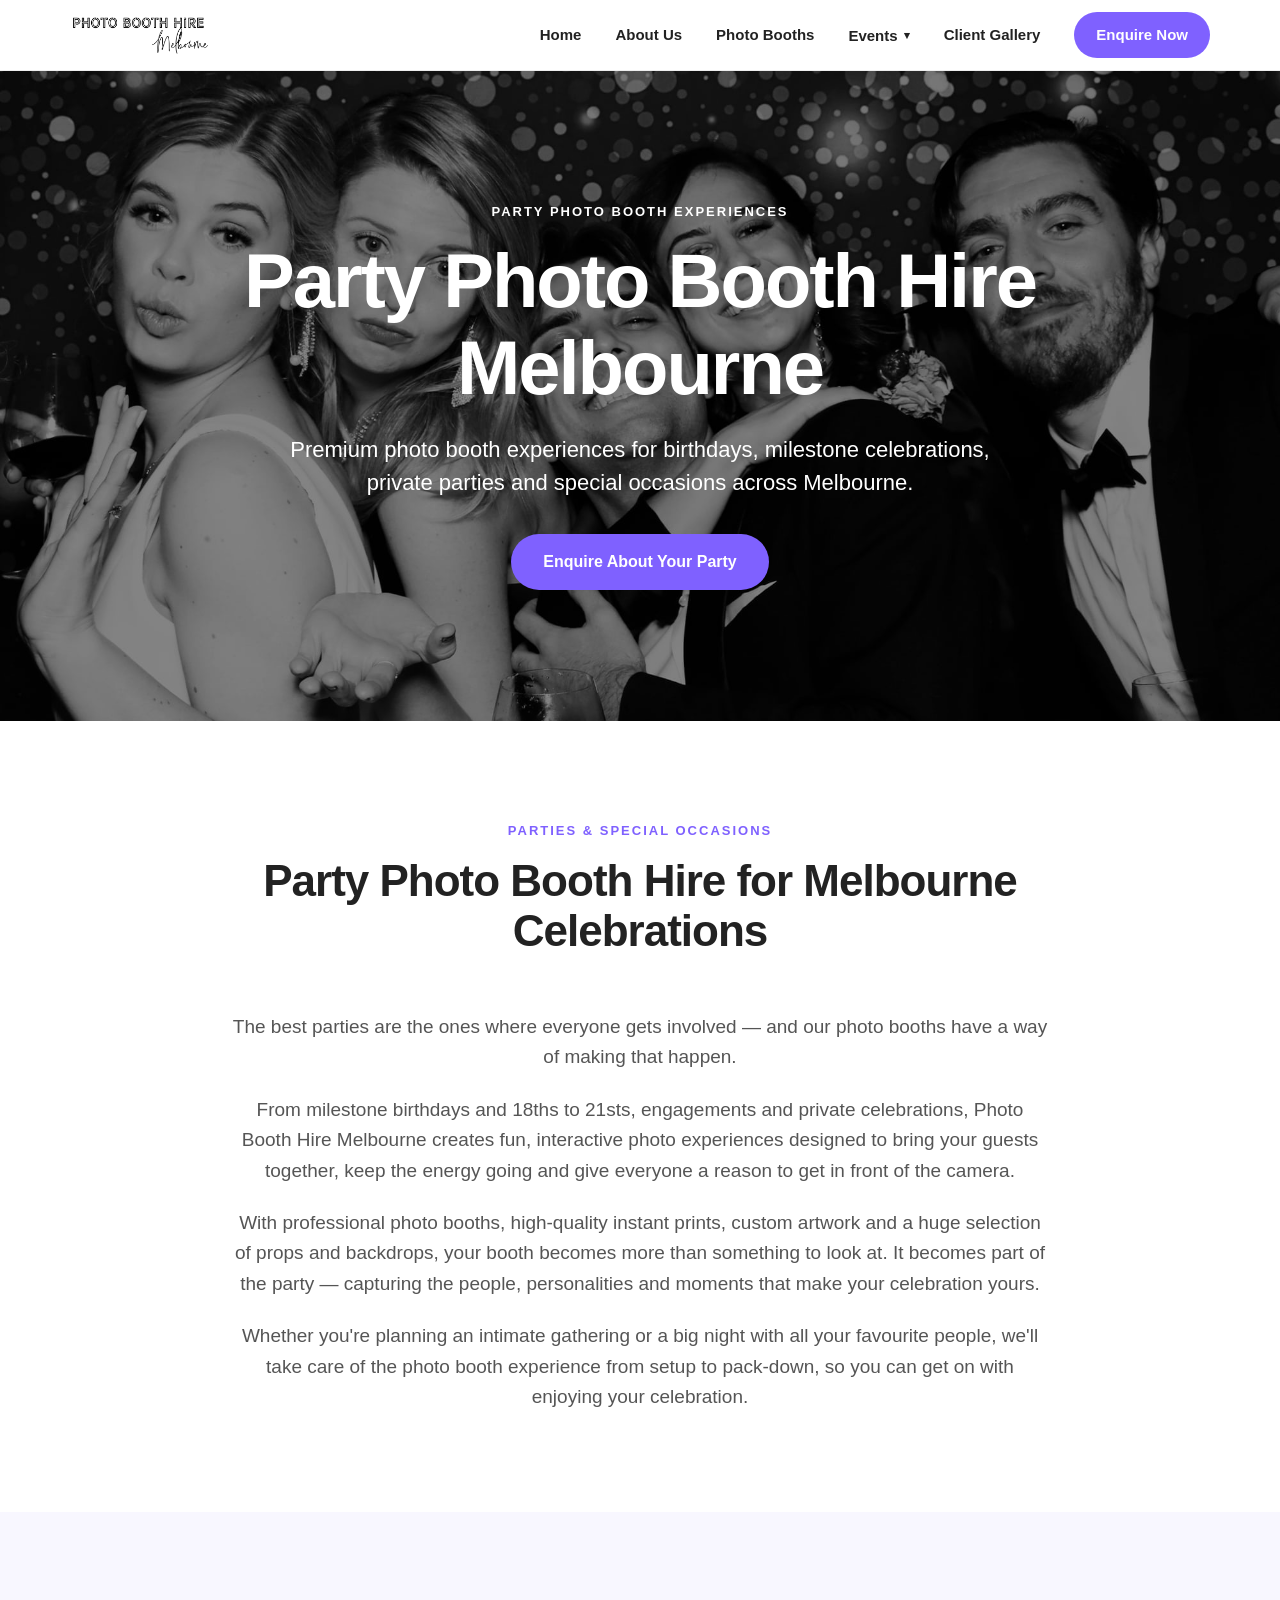
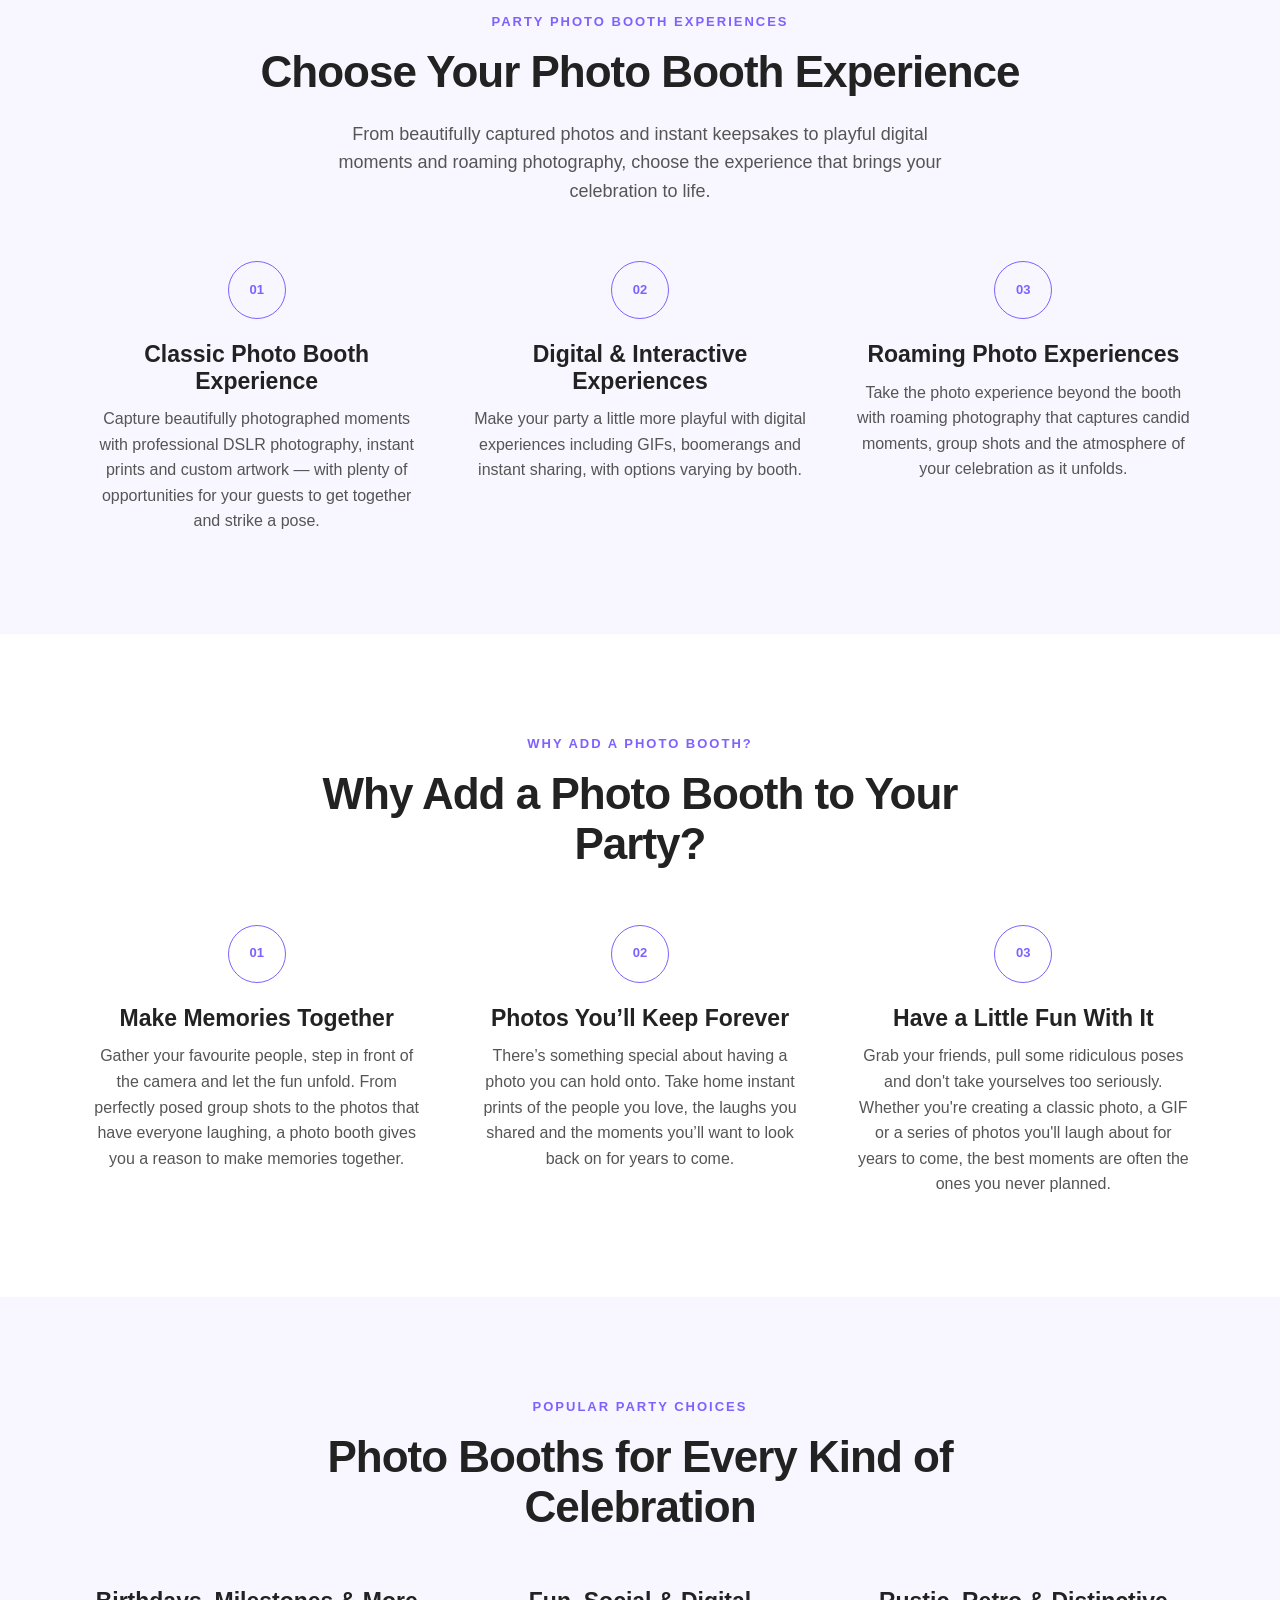
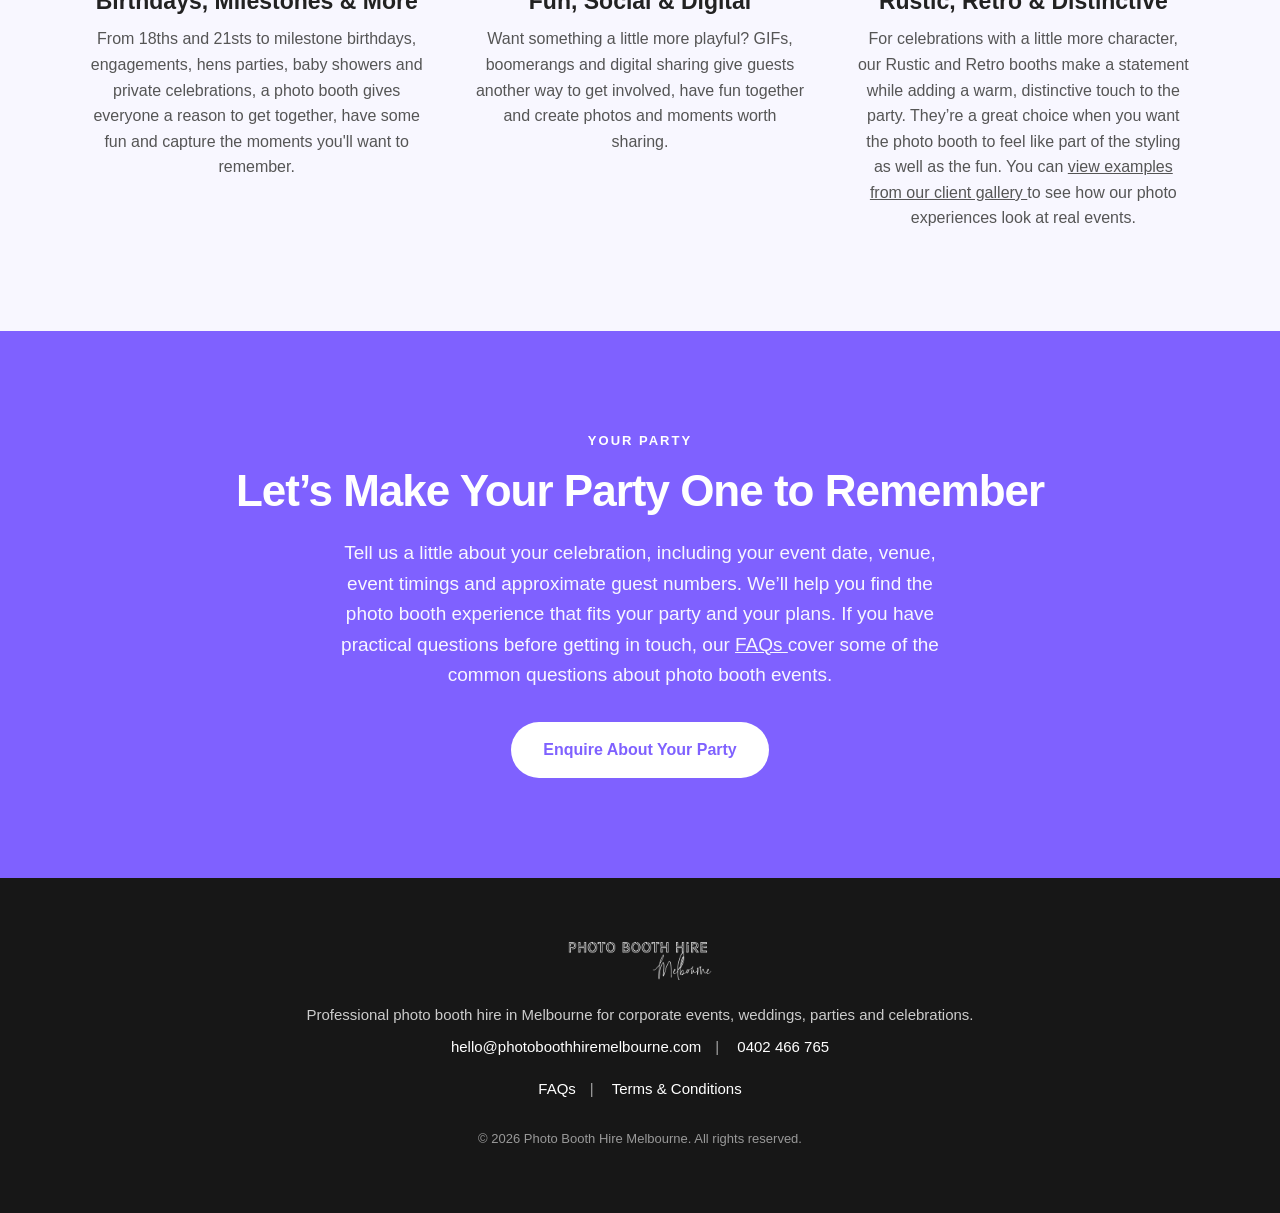
<file: party-photo-booth-hire-melbourne.html>
<!DOCTYPE html>
<html lang="en-AU">
<head>
    <meta charset="UTF-8">
    <meta name="viewport" content="width=device-width, initial-scale=1.0">

    <title>Party Photo Booth Hire Melbourne | Photo Booth Hire Melbourne</title>

    <meta name="description" content="Party photo booth hire Melbourne for birthdays, milestone celebrations, engagements and private parties. Explore premium photo booth experiences and professional service across Melbourne.">

    <link rel="icon" type="image/png" href="favicon.png">
    <link rel="stylesheet" href="style.css?v=2">

    <link rel="canonical" href="https://photoboothhiremelbourne.com/party-photo-booth-hire-melbourne.html">

    <meta property="og:title" content="Party Photo Booth Hire Melbourne | Photo Booth Hire Melbourne">
    <meta property="og:description" content="Premium party photo booth hire Melbourne for birthdays, milestone celebrations, engagements and private parties.">
    <meta property="og:type" content="website">
    <meta property="og:url" content="https://photoboothhiremelbourne.com/party-photo-booth-hire-melbourne.html">
    <meta property="og:image" content="https://photoboothhiremelbourne.com/party-photo-booth-hire-melbourne.jpg">

    <script type="application/ld+json">
    {
        "@context": "https://schema.org",
        "@type": "Service",
        "name": "Party Photo Booth Hire Melbourne",
        "description": "Party photo booth hire in Melbourne for birthdays, milestone celebrations, engagements and private parties.",
        "provider": {
            "@type": "LocalBusiness",
            "name": "Photo Booth Hire Melbourne",
            "url": "https://photoboothhiremelbourne.com/",
            "email": "hello@photoboothhiremelbourne.com",
            "telephone": "0402 466 765",
            "areaServed": {
                "@type": "City",
                "name": "Melbourne"
            }
        },
        "areaServed": {
            "@type": "City",
            "name": "Melbourne"
        },
        "serviceType": "Party Photo Booth Hire"
    }
    </script>
</head>

<body>

<header class="site-header">
    <div class="header-inner">

        <a href="./" class="logo" aria-label="Photo Booth Hire Melbourne home">
            <img src="photo-booth-hire-melbourne-logo.png"
                 alt="Photo Booth Hire Melbourne"
                 style="width: 140px;">
        </a>

        <nav class="main-nav">

            <a href="./"
               aria-label="Photo Booth Hire Melbourne home">
                Home
            </a>

            <a href="./#about"
               aria-label="About Photo Booth Hire Melbourne">
                About Us
            </a>

            <a href="./#booths"
               aria-label="Melbourne photo booths">
                Photo Booths
            </a>

            <div class="nav-dropdown">

                <button type="button"
                        class="nav-dropdown-toggle"
                        aria-haspopup="true">
                    Events
                    <span class="nav-arrow">▾</span>
                </button>

                <div class="nav-dropdown-menu">

                    <a href="corporate-photo-booth-hire-melbourne.html">
                        Corporate Events
                    </a>

                    <a href="experiential-brand-activation-photo-booth-hire-melbourne.html">
                        Experiential &amp; Brand Activations
                    </a>

                    <a href="wedding-photo-booth-hire-melbourne.html">
                        Weddings
                    </a>

                    <a href="party-photo-booth-hire-melbourne.html">
                        Parties &amp; Celebrations
                    </a>

                </div>

            </div>

            <a href="https://photoboothhiremelbourne.smugmug.com/Client-Galleries"
               aria-label="Client photo galleries">
                Client Gallery
            </a>

            <a href="#contact"
               class="nav-button"
               aria-label="Enquire about party photo booth hire in Melbourne">
                Enquire Now
            </a>

        </nav>

    </div>
</header>


<!-- HERO -->

<section class="hero">

    <div class="hero-image">

        <img src="party-photo-booth-hire-melbourne.jpg"
             alt="Guests enjoying a photo booth at a party in Melbourne">

    </div>

    <div class="hero-content">

        <p class="eyebrow">
            PARTY PHOTO BOOTH EXPERIENCES
        </p>

        <h1>
            Party Photo Booth Hire Melbourne
        </h1>

        <p class="hero-tagline">
            Premium photo booth experiences for birthdays, milestone celebrations, private parties and special occasions across Melbourne.
        </p>

        <a href="#contact"
           class="button"
           aria-label="Enquire about party photo booth hire in Melbourne">
            Enquire About Your Party
        </a>

    </div>

</section>


<!-- INTRO -->

<section class="about-section">

    <div class="section-heading">

        <p class="eyebrow">
            PARTIES &amp; SPECIAL OCCASIONS
        </p>

        <h2>
            Party Photo Booth Hire for Melbourne Celebrations
        </h2>

    </div>

    <div class="about-content">

        <p>
            The best parties are the ones where everyone gets involved — and our photo booths have a way of making that happen.
        </p>

        <p>
            From milestone birthdays and 18ths to 21sts, engagements and private celebrations, Photo Booth Hire Melbourne creates fun, interactive photo experiences designed to bring your guests together, keep the energy going and give everyone a reason to get in front of the camera.
        </p>

        <p>
            With professional photo booths, high-quality instant prints, custom artwork and a huge selection of props and backdrops, your booth becomes more than something to look at. It becomes part of the party — capturing the people, personalities and moments that make your celebration yours.
        </p>

        <p>
            Whether you're planning an intimate gathering or a big night with all your favourite people, we'll take care of the photo booth experience from setup to pack-down, so you can get on with enjoying your celebration.
        </p>

    </div>

</section>


<!-- EXPERIENCES -->

<section class="booths-section">

    <div class="section-heading">

        <p class="eyebrow">
            PARTY PHOTO BOOTH EXPERIENCES
        </p>

        <h2>
            Choose Your Photo Booth Experience
        </h2>

        <p>
            From beautifully captured photos and instant keepsakes to playful digital moments and roaming photography, choose the experience that brings your celebration to life.
        </p>

    </div>

    <div class="features">

        <div class="feature">

            <span class="feature-number">
                01
            </span>

            <h3>
                Classic Photo Booth Experience
            </h3>

            <p>
                Capture beautifully photographed moments with professional DSLR photography, instant prints and custom artwork — with plenty of opportunities for your guests to get together and strike a pose.
            </p>

        </div>


        <div class="feature">

            <span class="feature-number">
                02
            </span>

            <h3>
                Digital &amp; Interactive Experiences
            </h3>

            <p>
                Make your party a little more playful with digital experiences including GIFs, boomerangs and instant sharing, with options varying by booth.
            </p>

        </div>


        <div class="feature">

            <span class="feature-number">
                03
            </span>

            <h3>
                Roaming Photo Experiences
            </h3>

            <p>
                Take the photo experience beyond the booth with roaming photography that captures candid moments, group shots and the atmosphere of your celebration as it unfolds.
            </p>

        </div>

    </div>

</section>


<!-- WHY PARTIES -->

<section class="about-section">

    <div class="section-heading">

        <p class="eyebrow">
            WHY ADD A PHOTO BOOTH?
        </p>

        <h2>
            Why Add a Photo Booth to Your Party?
        </h2>

    </div>

    <div class="features">

        <div class="feature">

            <span class="feature-number">
                01
            </span>

            <h3>
                Make Memories Together
            </h3>

            <p>
                Gather your favourite people, step in front of the camera and let the fun unfold. From perfectly posed group shots to the photos that have everyone laughing, a photo booth gives you a reason to make memories together.
            </p>

        </div>


        <div class="feature">

            <span class="feature-number">
                02
            </span>

            <h3>
                Photos You’ll Keep Forever
            </h3>

            <p>
                There’s something special about having a photo you can hold onto. Take home instant prints of the people you love, the laughs you shared and the moments you’ll want to look back on for years to come.
            </p>

        </div>


        <div class="feature">

            <span class="feature-number">
                03
            </span>

            <h3>
                Have a Little Fun With It
            </h3>

            <p>
                Grab your friends, pull some ridiculous poses and don't take yourselves too seriously. Whether you're creating a classic photo, a GIF or a series of photos you'll laugh about for years to come, the best moments are often the ones you never planned.
            </p>

        </div>

    </div>

</section>


<!-- PARTY STYLES -->

<section class="booths-section">

    <div class="section-heading">

        <p class="eyebrow">
            POPULAR PARTY CHOICES
        </p>

        <h2>
            Photo Booths for Every Kind of Celebration
        </h2>

    </div>

    <div class="features">

        <div class="feature">

            <h3>
                Birthdays, Milestones &amp; More
            </h3>

            <p>
                From 18ths and 21sts to milestone birthdays, engagements, hens parties, baby showers and private celebrations, a photo booth gives everyone a reason to get together, have some fun and capture the moments you'll want to remember.
            </p>

        </div>


        <div class="feature">

            <h3>
                Fun, Social &amp; Digital
            </h3>

            <p>
                Want something a little more playful? GIFs, boomerangs and digital sharing give guests another way to get involved, have fun together and create photos and moments worth sharing.
            </p>

        </div>


        <div class="feature">

            <h3>
                Rustic, Retro &amp; Distinctive
            </h3>

            <p>
                For celebrations with a little more character, our Rustic and Retro booths make a statement while adding a warm, distinctive touch to the party. They’re a great choice when you want the photo booth to feel like part of the styling as well as the fun. You can
                <a href="https://photoboothhiremelbourne.smugmug.com/Client-Galleries">
                    view examples from our client gallery
                </a>
                to see how our photo experiences look at real events.
            </p>

        </div>

    </div>

</section>


<!-- CONTACT -->

<section class="contact-section" id="contact">

    <div class="contact-content">

        <p class="eyebrow">
            YOUR PARTY
        </p>

        <h2>
            Let’s Make Your Party One to Remember
        </h2>

        <p>
            Tell us a little about your celebration, including your event date, venue, event timings and approximate guest numbers. We’ll help you find the photo booth experience that fits your party and your plans. If you have practical questions before getting in touch, our
            <a href="faqs.html">
                FAQs
            </a>
            cover some of the common questions about photo booth events.
        </p>

        <a href="mailto:hello@photoboothhiremelbourne.com"
           class="button button-light">
            Enquire About Your Party
        </a>

    </div>

</section>


<!-- FOOTER -->

<footer class="site-footer">

    <div class="footer-inner">

        <img src="photo-booth-hire-melbourne-logo-white.png"
             alt="Photo Booth Hire Melbourne"
             class="footer-logo">

        <p>
            Professional photo booth hire in Melbourne for corporate events,
            weddings, parties and celebrations.
        </p>

        <div class="footer-contact">

            <a href="mailto:hello@photoboothhiremelbourne.com">
                hello@photoboothhiremelbourne.com
            </a>

            <a href="tel:0402466765">
                0402 466 765
            </a>

        </div>

        <div class="footer-links">

            <a href="faqs.html">
                FAQs
            </a>

            <a href="terms-and-conditions.html">
                Terms &amp; Conditions
            </a>

        </div>

        <p class="copyright">
            © 2026 Photo Booth Hire Melbourne. All rights reserved.
        </p>

    </div>

</footer>


<script>
document.addEventListener("DOMContentLoaded", function () {

    const dropdown = document.querySelector(".nav-dropdown");
    const toggle = document.querySelector(".nav-dropdown-toggle");

    if (!dropdown || !toggle) return;

    toggle.addEventListener("click", function (event) {

        event.preventDefault();

        const isOpen = dropdown.classList.toggle("open");

        toggle.setAttribute(
            "aria-expanded",
            isOpen ? "true" : "false"
        );

    });

});
</script>

</body>
</html>
</file>
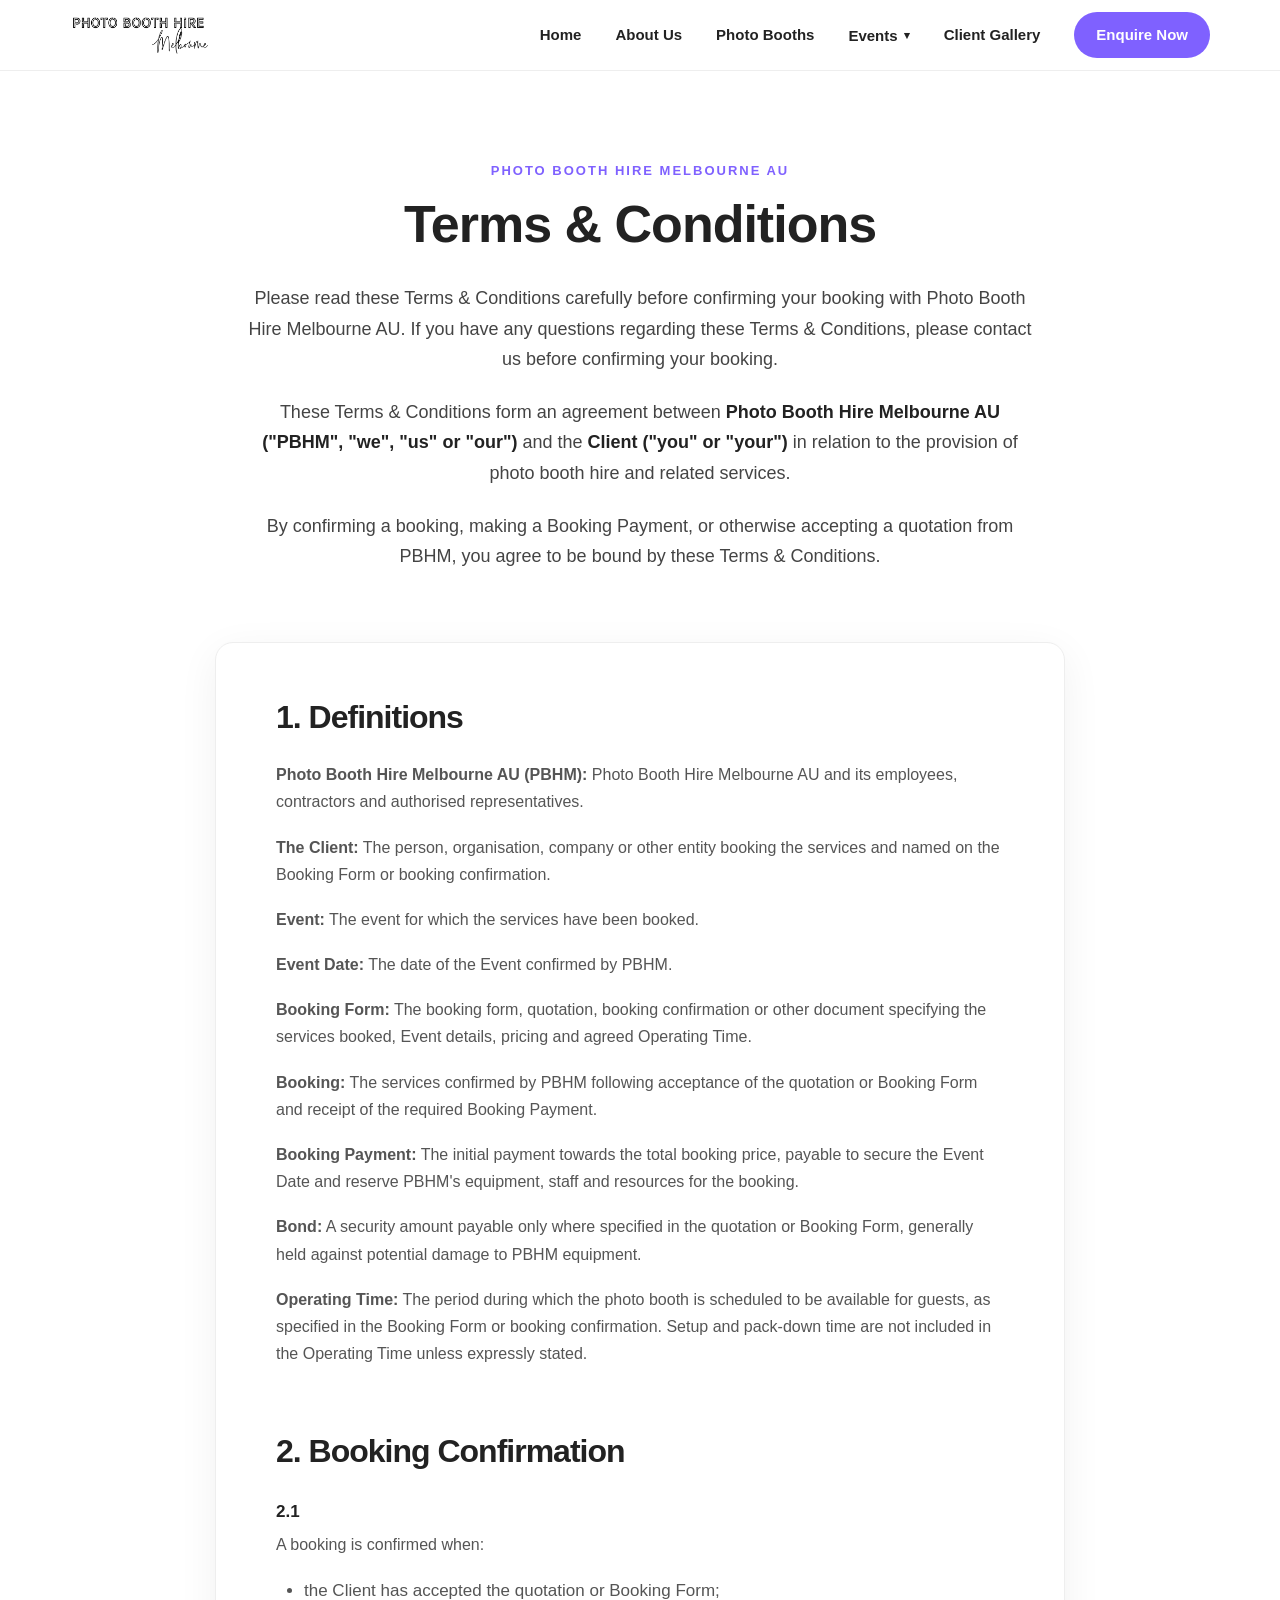
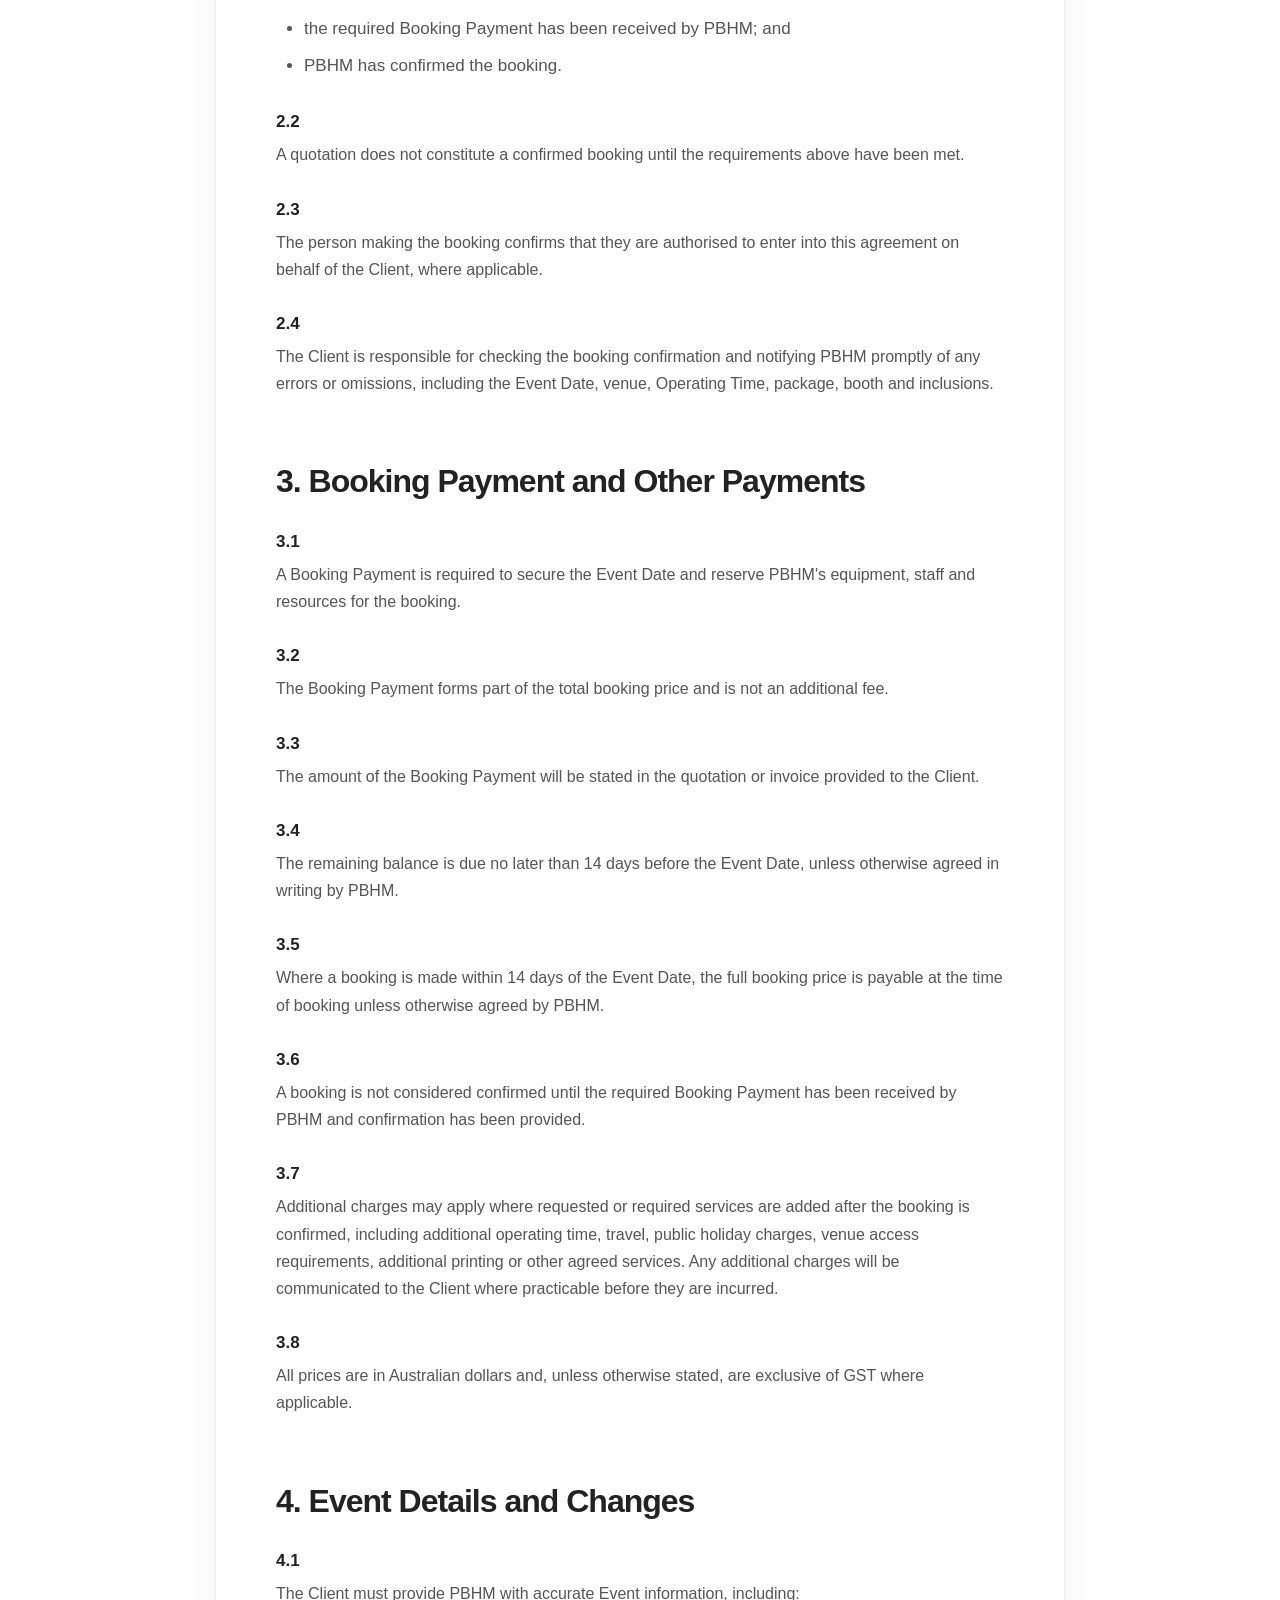
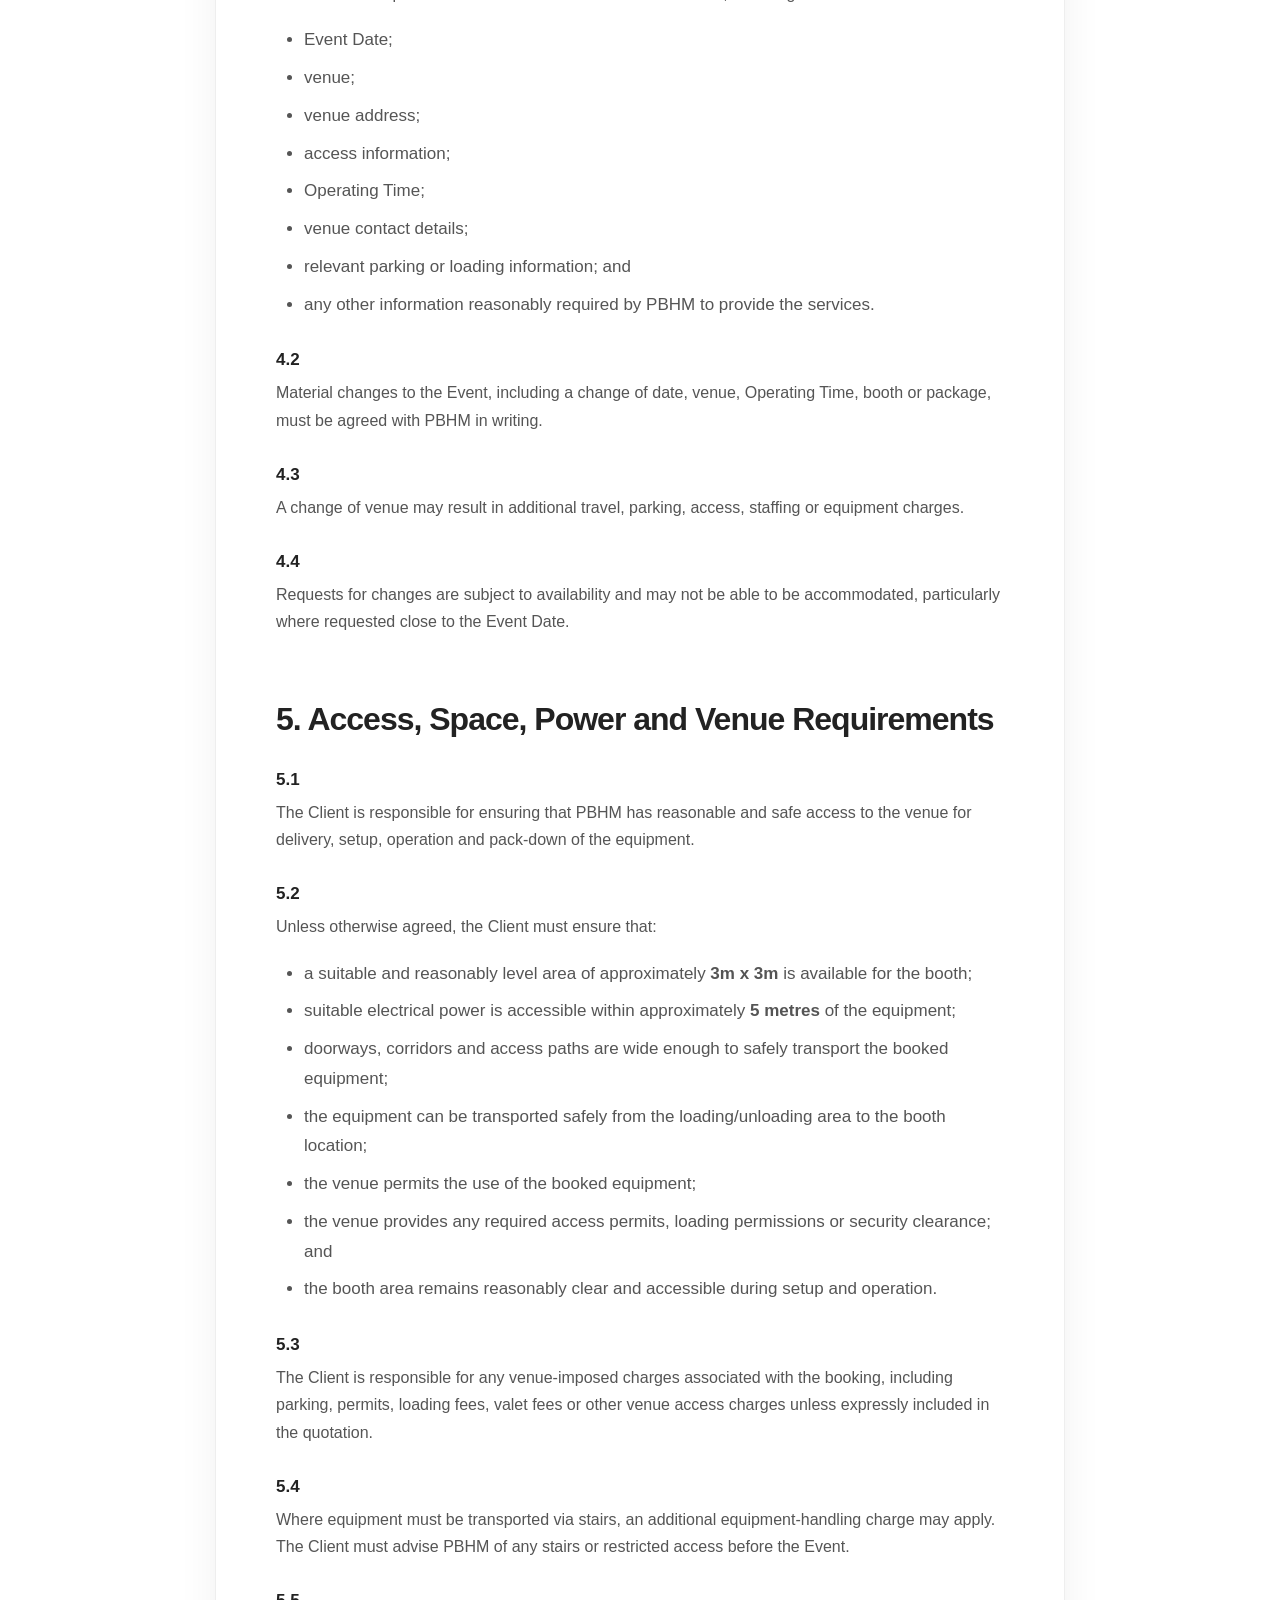
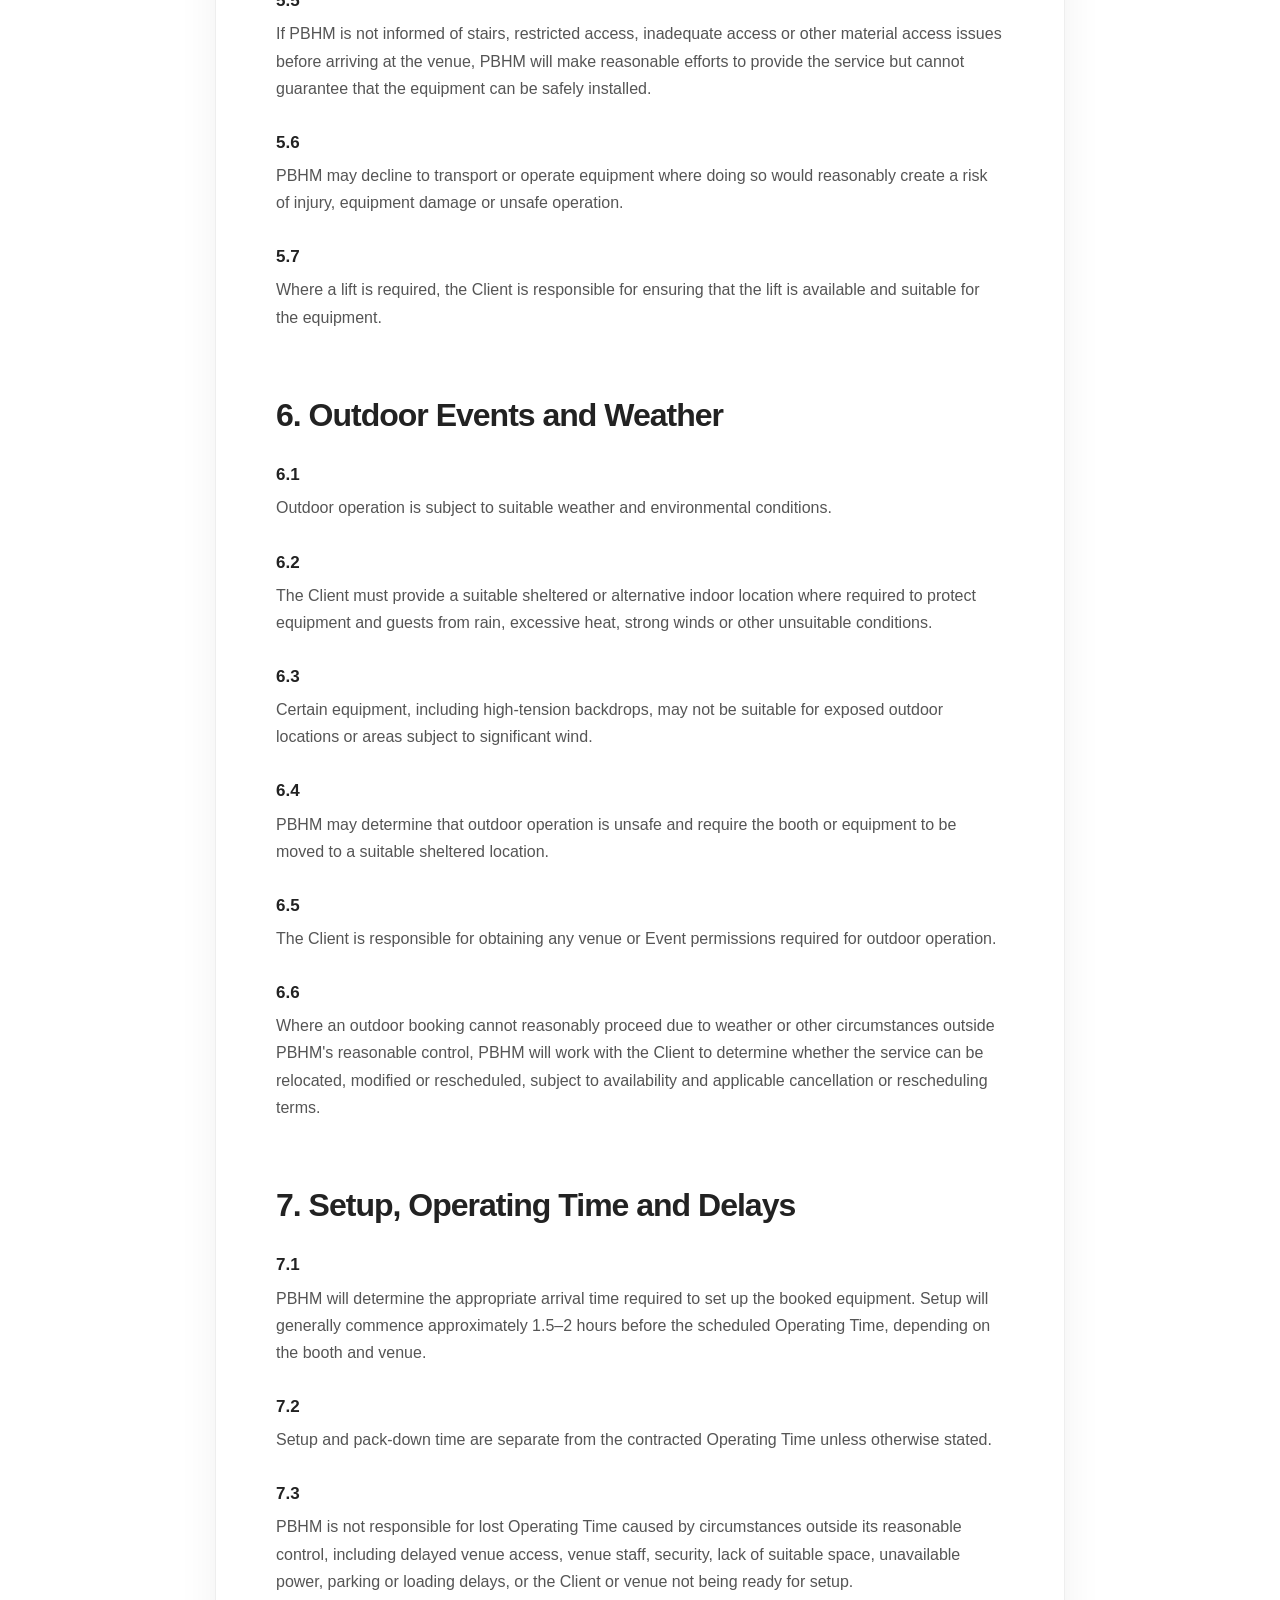
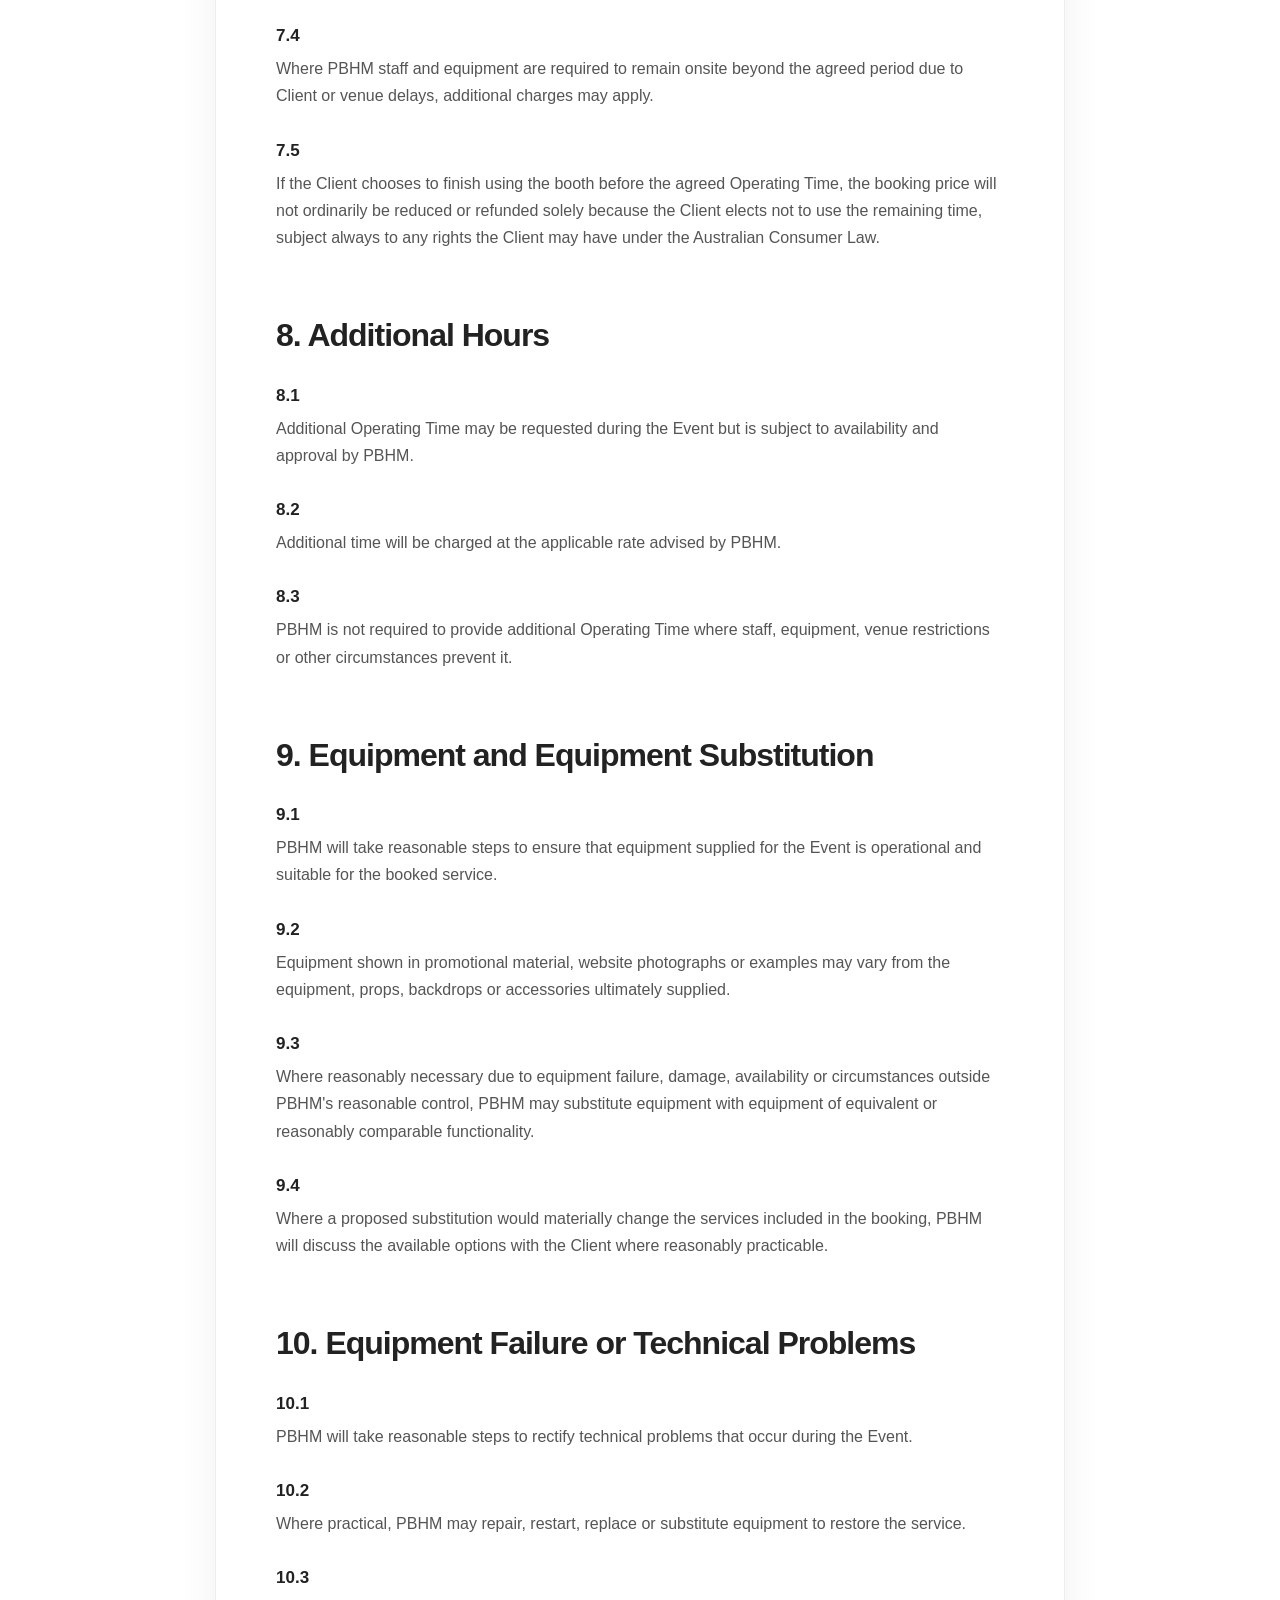
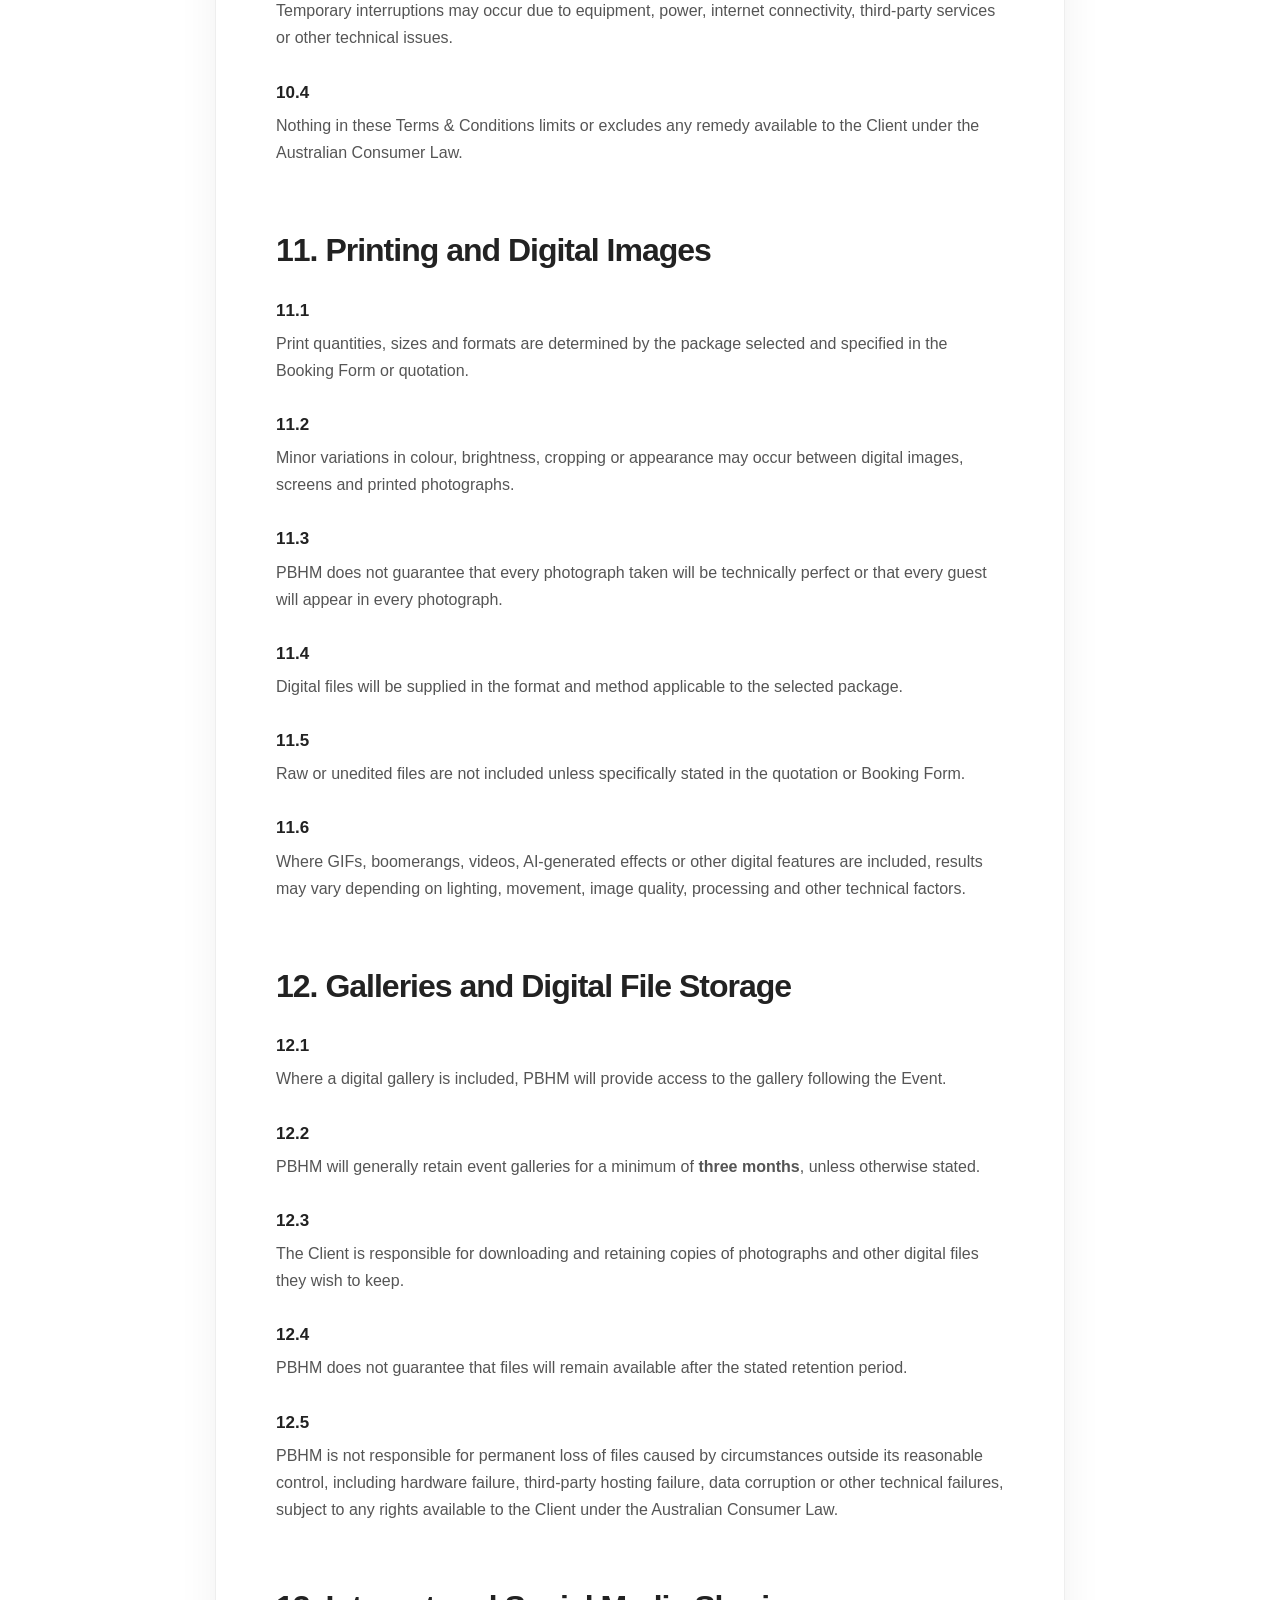
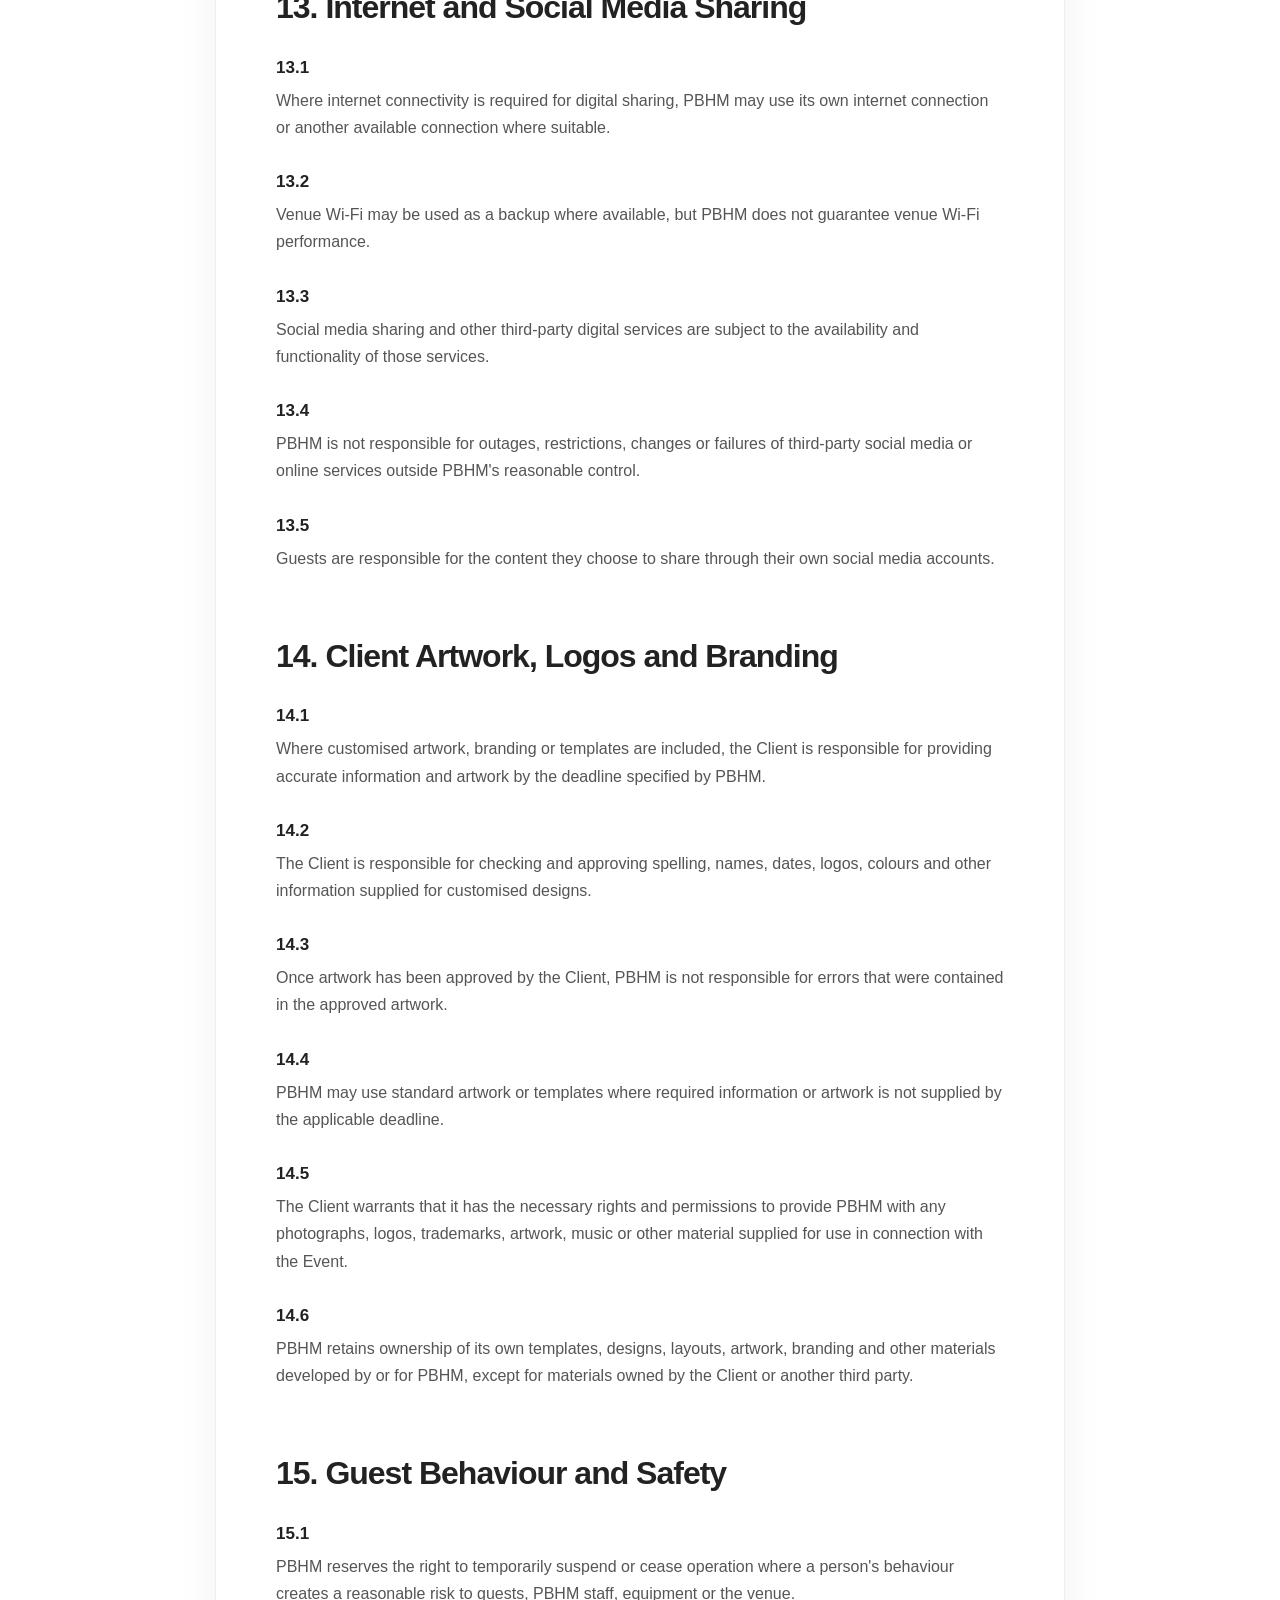
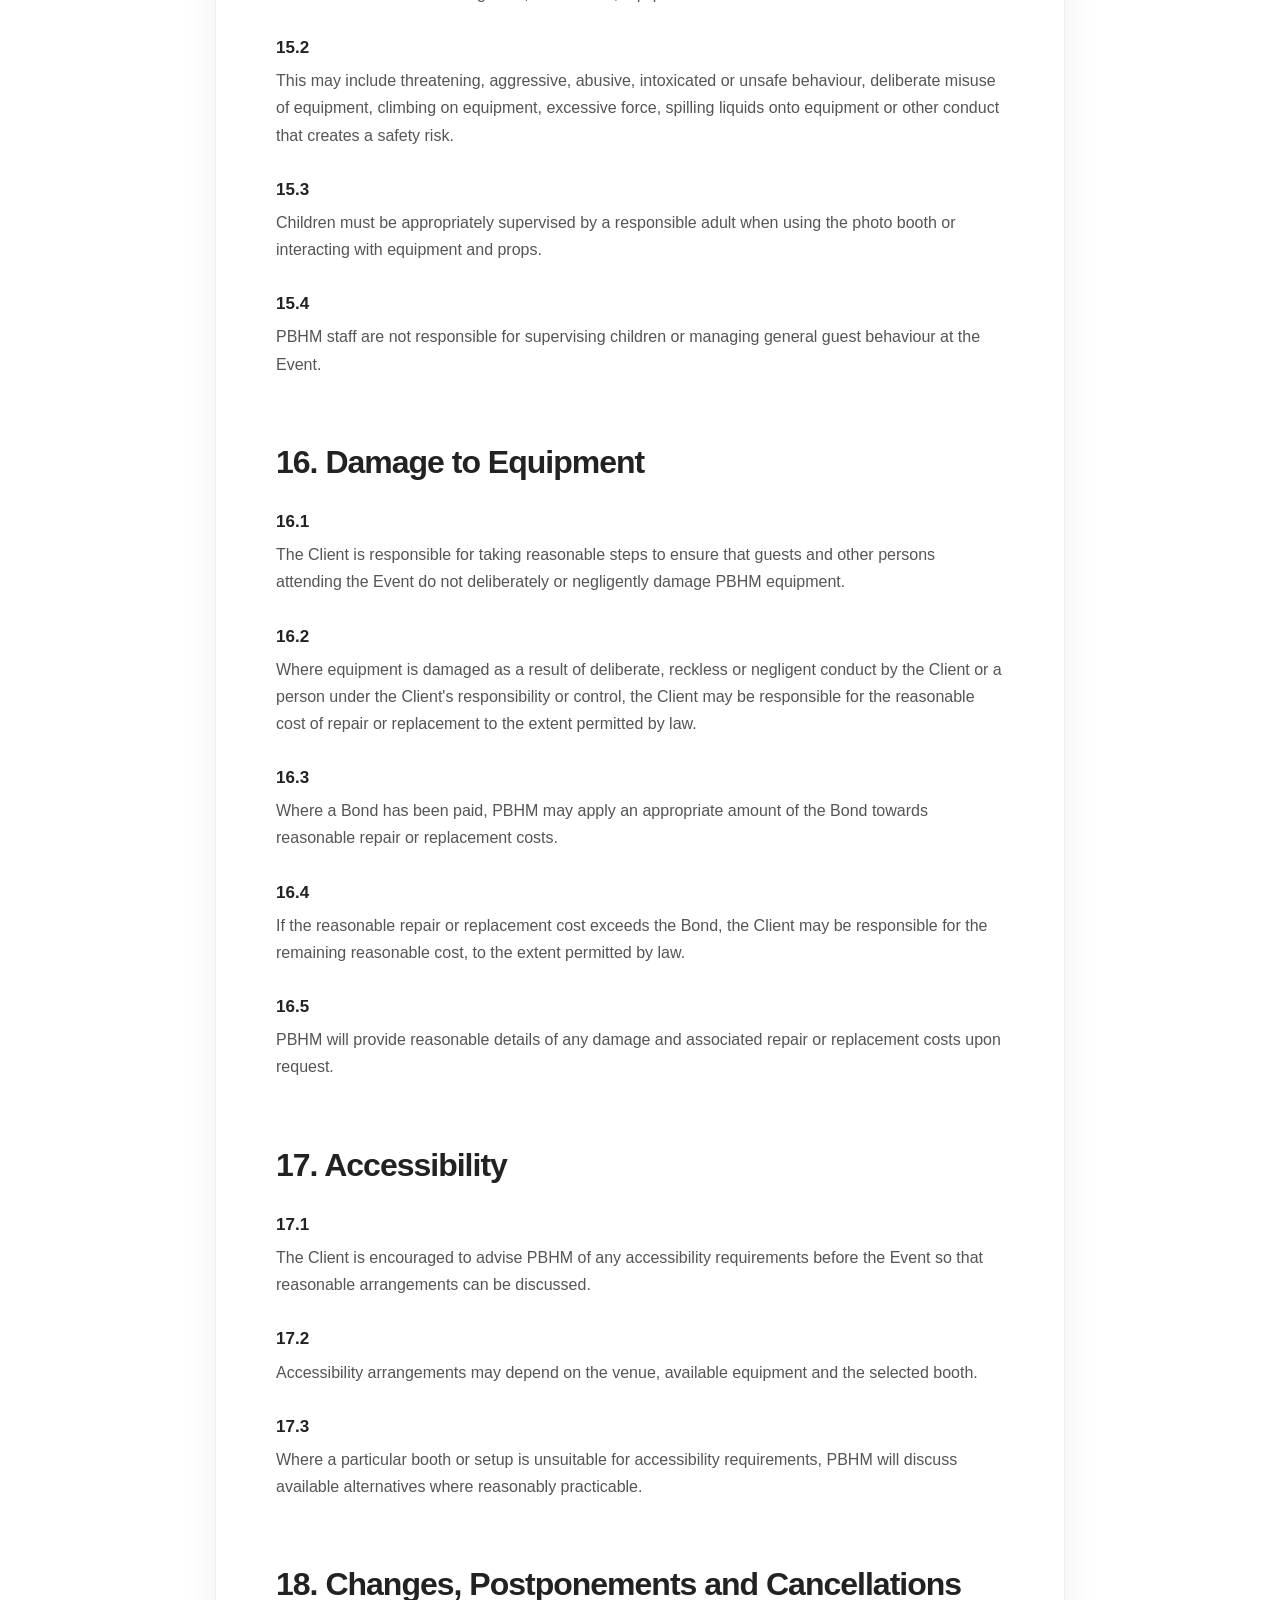
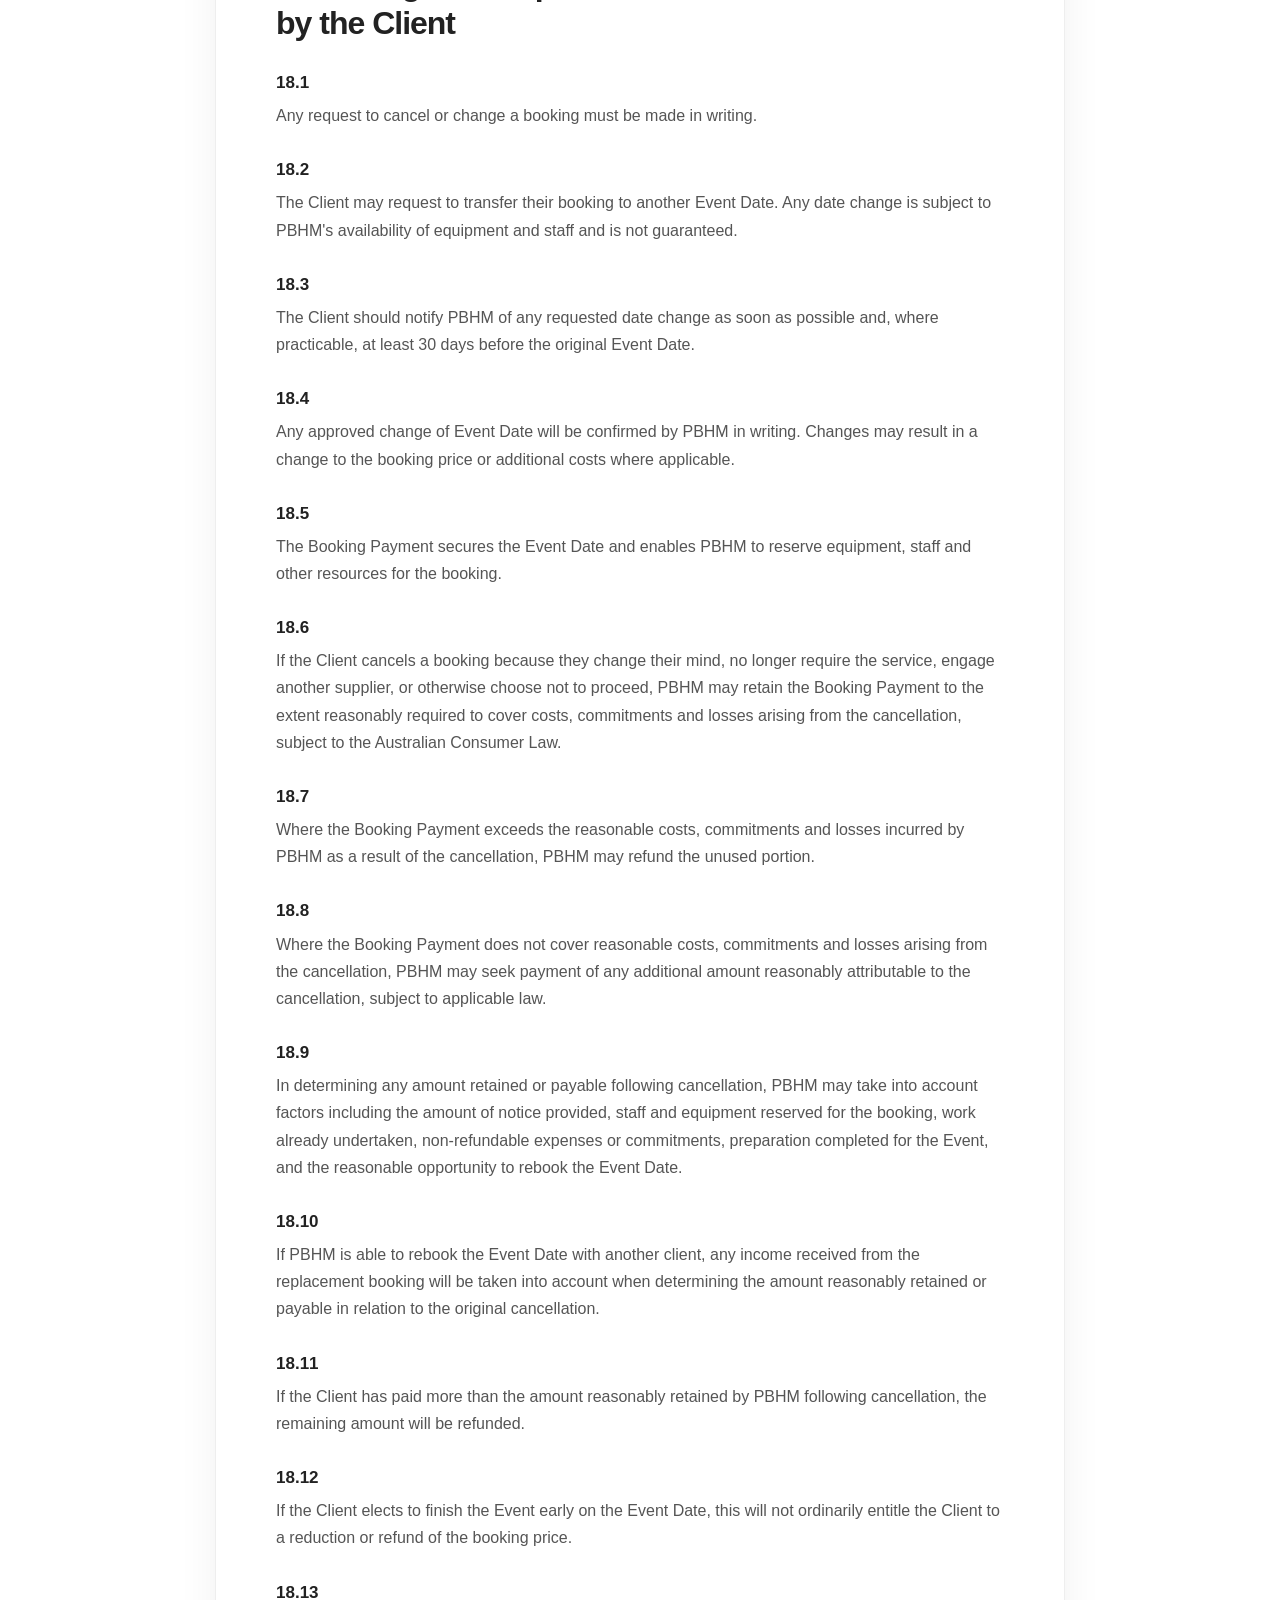
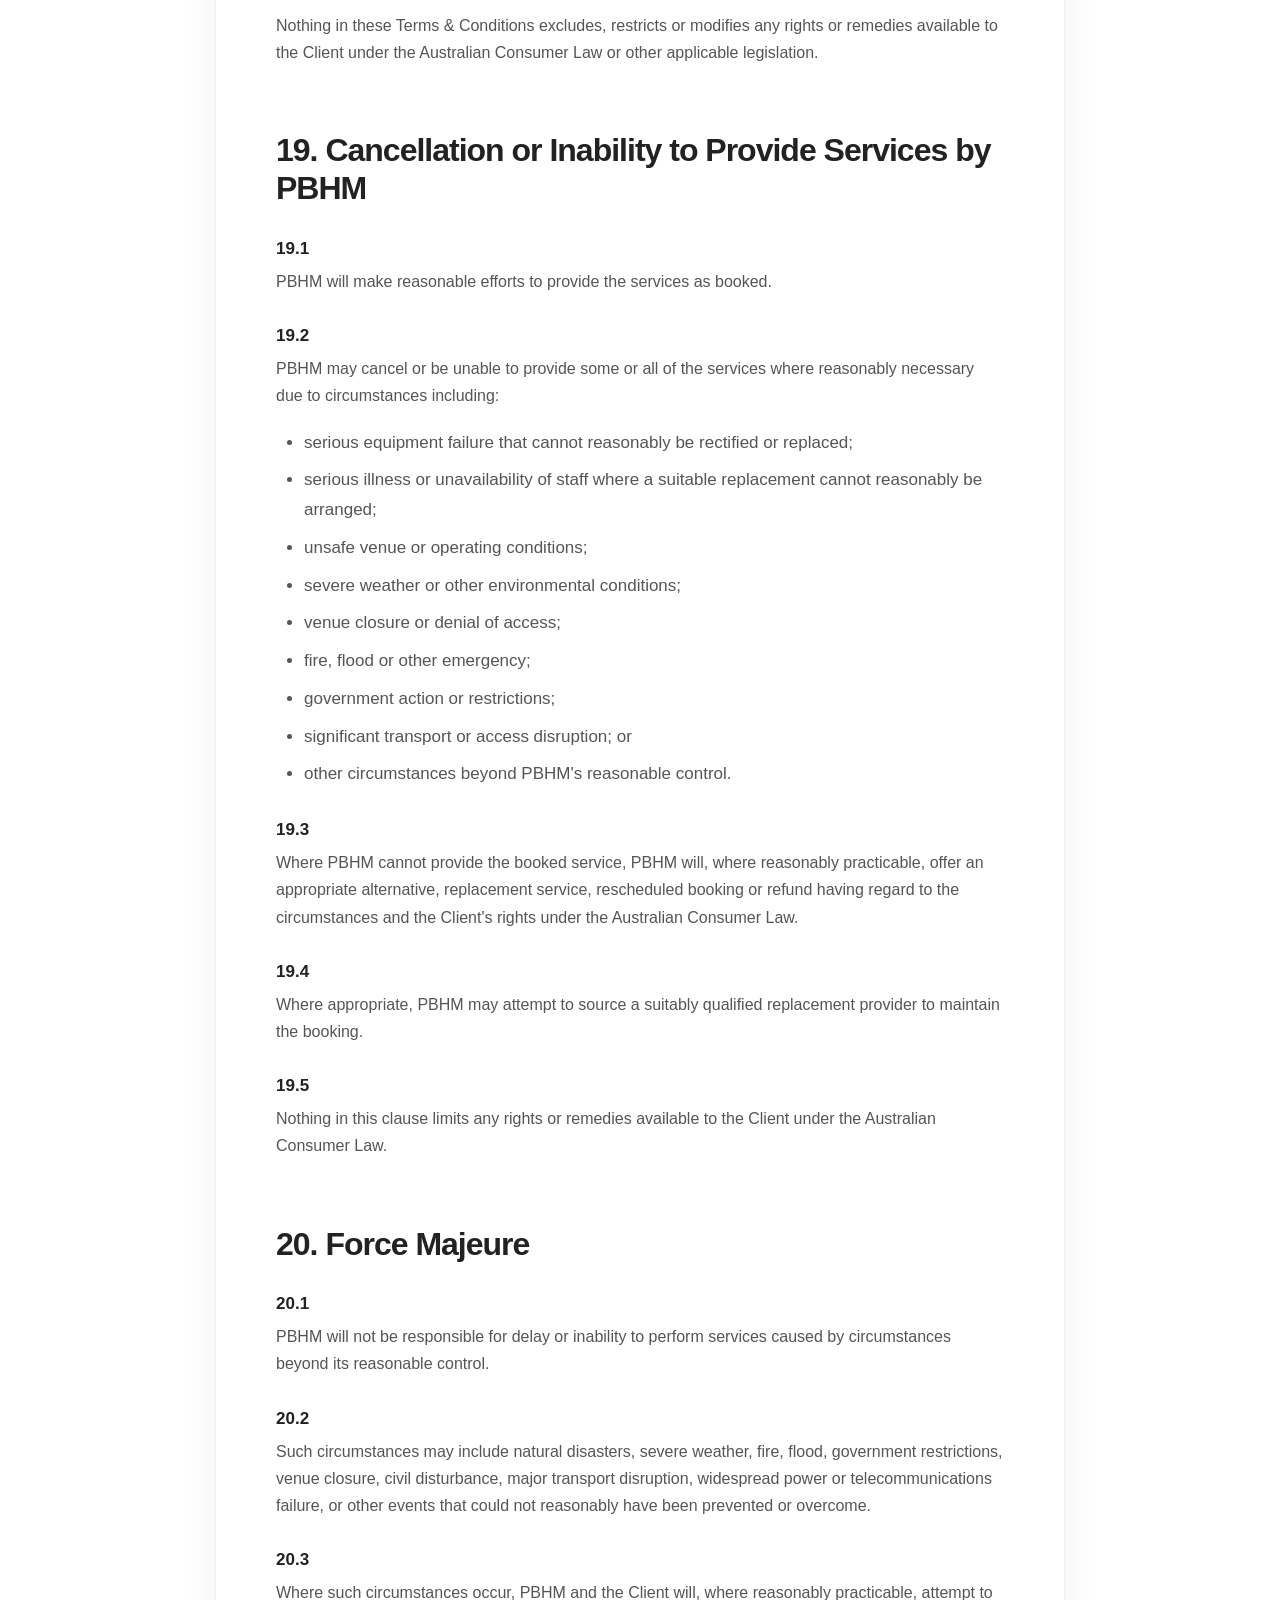
<file: terms-and-conditions.html>
<!DOCTYPE html>
<html lang="en-AU">

<head>

    <meta charset="UTF-8">

    <meta name="viewport" content="width=device-width, initial-scale=1.0">

    <title>Terms &amp; Conditions | Photo Booth Hire Melbourne</title>

    <meta name="description" content="Terms and conditions for Photo Booth Hire Melbourne, including bookings, payments, cancellations, venue requirements, equipment and event services.">

    <meta name="google-site-verification" content="jcBN9pNvwQQHYUs2eyL4ma5EO4DIntt1gmrNsmwF5Vg">

    <link rel="icon" type="image/png" href="favicon.png">

    <link rel="stylesheet" href="style.css">

    <link rel="canonical" href="https://photoboothhiremelbourne.com/terms-and-conditions.html">

    <meta property="og:title" content="Terms &amp; Conditions | Photo Booth Hire Melbourne">

    <meta property="og:description" content="Terms and conditions for Photo Booth Hire Melbourne, including bookings, payments, cancellations, venue requirements, equipment and event services.">

    <meta property="og:type" content="website">

    <meta property="og:url" content="https://photoboothhiremelbourne.com/terms-and-conditions.html">

    <meta property="og:image" content="https://photoboothhiremelbourne.com/photo-booth-hire-melbourne-black-and-white.jpg">

</head>


<body>


<header class="site-header">

    <div class="header-inner">

        <a href="./"
           class="logo-link"
           aria-label="Photo Booth Hire Melbourne home">

            <img src="photo-booth-hire-melbourne-logo.png"
                 alt="Photo Booth Hire Melbourne"
                 style="width: 140px;">

        </a>


        <nav class="main-nav">

            <a href="./"
               aria-label="Photo Booth Hire Melbourne home">
                Home
            </a>

            <a href="./#about"
               aria-label="About Photo Booth Hire Melbourne">
                About Us
            </a>

            <a href="./#booths"
               aria-label="Melbourne photo booths">
                Photo Booths
            </a>


            <div class="nav-dropdown">

                <button type="button"
                        class="nav-dropdown-toggle"
                        aria-haspopup="true"
                        aria-expanded="false">

                    Events

                    <span class="nav-arrow">▾</span>

                </button>


                <div class="nav-dropdown-menu">

                    <a href="corporate-photo-booth-hire-melbourne.html">
                        Corporate Events
                    </a>

                    <a href="experiential-brand-activation-photo-booth-hire-melbourne.html">
                        Experiential &amp; Brand Activations
                    </a>

                    <a href="wedding-photo-booth-hire-melbourne.html">
                        Weddings
                    </a>

                    <a href="party-photo-booth-hire-melbourne.html">
                        Parties &amp; Celebrations
                    </a>

                </div>

            </div>


            <a href="https://photoboothhiremelbourne.smugmug.com/Client-Galleries"
               aria-label="Client photo galleries">

                Client Gallery

            </a>


            <a href="./#contact"
               class="nav-button"
               aria-label="Enquire about photo booth hire in Melbourne">

                Enquire Now

            </a>

        </nav>

    </div>

</header>



<main>


<section class="terms-page">

    <div class="terms-inner">


        <div class="terms-intro">

            <p class="eyebrow">
                PHOTO BOOTH HIRE MELBOURNE AU
            </p>


            <h1>
                Terms &amp; Conditions
            </h1>


            <p>
                Please read these Terms &amp; Conditions carefully before confirming your booking with Photo Booth Hire Melbourne AU. If you have any questions regarding these Terms &amp; Conditions, please contact us before confirming your booking.
            </p>


            <p>
                These Terms &amp; Conditions form an agreement between <strong>Photo Booth Hire Melbourne AU ("PBHM", "we", "us" or "our")</strong> and the <strong>Client ("you" or "your")</strong> in relation to the provision of photo booth hire and related services.
            </p>


            <p>
                By confirming a booking, making a Booking Payment, or otherwise accepting a quotation from PBHM, you agree to be bound by these Terms &amp; Conditions.
            </p>

        </div>



        <div class="terms-content">


            <h2>1. Definitions</h2>

            <p><strong>Photo Booth Hire Melbourne AU (PBHM):</strong> Photo Booth Hire Melbourne AU and its employees, contractors and authorised representatives.</p>

            <p><strong>The Client:</strong> The person, organisation, company or other entity booking the services and named on the Booking Form or booking confirmation.</p>

            <p><strong>Event:</strong> The event for which the services have been booked.</p>

            <p><strong>Event Date:</strong> The date of the Event confirmed by PBHM.</p>

            <p><strong>Booking Form:</strong> The booking form, quotation, booking confirmation or other document specifying the services booked, Event details, pricing and agreed Operating Time.</p>

            <p><strong>Booking:</strong> The services confirmed by PBHM following acceptance of the quotation or Booking Form and receipt of the required Booking Payment.</p>

            <p><strong>Booking Payment:</strong> The initial payment towards the total booking price, payable to secure the Event Date and reserve PBHM's equipment, staff and resources for the booking.</p>

            <p><strong>Bond:</strong> A security amount payable only where specified in the quotation or Booking Form, generally held against potential damage to PBHM equipment.</p>

            <p><strong>Operating Time:</strong> The period during which the photo booth is scheduled to be available for guests, as specified in the Booking Form or booking confirmation. Setup and pack-down time are not included in the Operating Time unless expressly stated.</p>



            <h2>2. Booking Confirmation</h2>

            <h3>2.1</h3>

            <p>
                A booking is confirmed when:
            </p>

            <ul>
                <li>the Client has accepted the quotation or Booking Form;</li>
                <li>the required Booking Payment has been received by PBHM; and</li>
                <li>PBHM has confirmed the booking.</li>
            </ul>


            <h3>2.2</h3>

            <p>
                A quotation does not constitute a confirmed booking until the requirements above have been met.
            </p>


            <h3>2.3</h3>

            <p>
                The person making the booking confirms that they are authorised to enter into this agreement on behalf of the Client, where applicable.
            </p>


            <h3>2.4</h3>

            <p>
                The Client is responsible for checking the booking confirmation and notifying PBHM promptly of any errors or omissions, including the Event Date, venue, Operating Time, package, booth and inclusions.
            </p>



            <h2>3. Booking Payment and Other Payments</h2>

            <h3>3.1</h3>

            <p>
                A Booking Payment is required to secure the Event Date and reserve PBHM's equipment, staff and resources for the booking.
            </p>


            <h3>3.2</h3>

            <p>
                The Booking Payment forms part of the total booking price and is not an additional fee.
            </p>


            <h3>3.3</h3>

            <p>
                The amount of the Booking Payment will be stated in the quotation or invoice provided to the Client.
            </p>


            <h3>3.4</h3>

            <p>
                The remaining balance is due no later than 14 days before the Event Date, unless otherwise agreed in writing by PBHM.
            </p>


            <h3>3.5</h3>

            <p>
                Where a booking is made within 14 days of the Event Date, the full booking price is payable at the time of booking unless otherwise agreed by PBHM.
            </p>


            <h3>3.6</h3>

            <p>
                A booking is not considered confirmed until the required Booking Payment has been received by PBHM and confirmation has been provided.
            </p>


            <h3>3.7</h3>

            <p>
                Additional charges may apply where requested or required services are added after the booking is confirmed, including additional operating time, travel, public holiday charges, venue access requirements, additional printing or other agreed services. Any additional charges will be communicated to the Client where practicable before they are incurred.
            </p>


            <h3>3.8</h3>

            <p>
                All prices are in Australian dollars and, unless otherwise stated, are exclusive of GST where applicable.
            </p>



            <h2>4. Event Details and Changes</h2>

            <h3>4.1</h3>

            <p>
                The Client must provide PBHM with accurate Event information, including:
            </p>

            <ul>
                <li>Event Date;</li>
                <li>venue;</li>
                <li>venue address;</li>
                <li>access information;</li>
                <li>Operating Time;</li>
                <li>venue contact details;</li>
                <li>relevant parking or loading information; and</li>
                <li>any other information reasonably required by PBHM to provide the services.</li>
            </ul>


            <h3>4.2</h3>

            <p>
                Material changes to the Event, including a change of date, venue, Operating Time, booth or package, must be agreed with PBHM in writing.
            </p>


            <h3>4.3</h3>

            <p>
                A change of venue may result in additional travel, parking, access, staffing or equipment charges.
            </p>


            <h3>4.4</h3>

            <p>
                Requests for changes are subject to availability and may not be able to be accommodated, particularly where requested close to the Event Date.
            </p>



            <h2>5. Access, Space, Power and Venue Requirements</h2>

            <h3>5.1</h3>

            <p>
                The Client is responsible for ensuring that PBHM has reasonable and safe access to the venue for delivery, setup, operation and pack-down of the equipment.
            </p>


            <h3>5.2</h3>

            <p>
                Unless otherwise agreed, the Client must ensure that:
            </p>

            <ul>
                <li>a suitable and reasonably level area of approximately <strong>3m x 3m</strong> is available for the booth;</li>
                <li>suitable electrical power is accessible within approximately <strong>5 metres</strong> of the equipment;</li>
                <li>doorways, corridors and access paths are wide enough to safely transport the booked equipment;</li>
                <li>the equipment can be transported safely from the loading/unloading area to the booth location;</li>
                <li>the venue permits the use of the booked equipment;</li>
                <li>the venue provides any required access permits, loading permissions or security clearance; and</li>
                <li>the booth area remains reasonably clear and accessible during setup and operation.</li>
            </ul>


            <h3>5.3</h3>

            <p>
                The Client is responsible for any venue-imposed charges associated with the booking, including parking, permits, loading fees, valet fees or other venue access charges unless expressly included in the quotation.
            </p>


            <h3>5.4</h3>

            <p>
                Where equipment must be transported via stairs, an additional equipment-handling charge may apply. The Client must advise PBHM of any stairs or restricted access before the Event.
            </p>


            <h3>5.5</h3>

            <p>
                If PBHM is not informed of stairs, restricted access, inadequate access or other material access issues before arriving at the venue, PBHM will make reasonable efforts to provide the service but cannot guarantee that the equipment can be safely installed.
            </p>


            <h3>5.6</h3>

            <p>
                PBHM may decline to transport or operate equipment where doing so would reasonably create a risk of injury, equipment damage or unsafe operation.
            </p>


            <h3>5.7</h3>

            <p>
                Where a lift is required, the Client is responsible for ensuring that the lift is available and suitable for the equipment.
            </p>



            <h2>6. Outdoor Events and Weather</h2>

            <h3>6.1</h3>

            <p>
                Outdoor operation is subject to suitable weather and environmental conditions.
            </p>


            <h3>6.2</h3>

            <p>
                The Client must provide a suitable sheltered or alternative indoor location where required to protect equipment and guests from rain, excessive heat, strong winds or other unsuitable conditions.
            </p>


            <h3>6.3</h3>

            <p>
                Certain equipment, including high-tension backdrops, may not be suitable for exposed outdoor locations or areas subject to significant wind.
            </p>


            <h3>6.4</h3>

            <p>
                PBHM may determine that outdoor operation is unsafe and require the booth or equipment to be moved to a suitable sheltered location.
            </p>


            <h3>6.5</h3>

            <p>
                The Client is responsible for obtaining any venue or Event permissions required for outdoor operation.
            </p>


            <h3>6.6</h3>

            <p>
                Where an outdoor booking cannot reasonably proceed due to weather or other circumstances outside PBHM's reasonable control, PBHM will work with the Client to determine whether the service can be relocated, modified or rescheduled, subject to availability and applicable cancellation or rescheduling terms.
            </p>



            <h2>7. Setup, Operating Time and Delays</h2>

            <h3>7.1</h3>

            <p>
                PBHM will determine the appropriate arrival time required to set up the booked equipment. Setup will generally commence approximately 1.5–2 hours before the scheduled Operating Time, depending on the booth and venue.
            </p>


            <h3>7.2</h3>

            <p>
                Setup and pack-down time are separate from the contracted Operating Time unless otherwise stated.
            </p>


            <h3>7.3</h3>

            <p>
                PBHM is not responsible for lost Operating Time caused by circumstances outside its reasonable control, including delayed venue access, venue staff, security, lack of suitable space, unavailable power, parking or loading delays, or the Client or venue not being ready for setup.
            </p>


            <h3>7.4</h3>

            <p>
                Where PBHM staff and equipment are required to remain onsite beyond the agreed period due to Client or venue delays, additional charges may apply.
            </p>


            <h3>7.5</h3>

            <p>
                If the Client chooses to finish using the booth before the agreed Operating Time, the booking price will not ordinarily be reduced or refunded solely because the Client elects not to use the remaining time, subject always to any rights the Client may have under the Australian Consumer Law.
            </p>



            <h2>8. Additional Hours</h2>

            <h3>8.1</h3>

            <p>
                Additional Operating Time may be requested during the Event but is subject to availability and approval by PBHM.
            </p>


            <h3>8.2</h3>

            <p>
                Additional time will be charged at the applicable rate advised by PBHM.
            </p>


            <h3>8.3</h3>

            <p>
                PBHM is not required to provide additional Operating Time where staff, equipment, venue restrictions or other circumstances prevent it.
            </p>



            <h2>9. Equipment and Equipment Substitution</h2>

            <h3>9.1</h3>

            <p>
                PBHM will take reasonable steps to ensure that equipment supplied for the Event is operational and suitable for the booked service.
            </p>


            <h3>9.2</h3>

            <p>
                Equipment shown in promotional material, website photographs or examples may vary from the equipment, props, backdrops or accessories ultimately supplied.
            </p>


            <h3>9.3</h3>

            <p>
                Where reasonably necessary due to equipment failure, damage, availability or circumstances outside PBHM's reasonable control, PBHM may substitute equipment with equipment of equivalent or reasonably comparable functionality.
            </p>


            <h3>9.4</h3>

            <p>
                Where a proposed substitution would materially change the services included in the booking, PBHM will discuss the available options with the Client where reasonably practicable.
            </p>



            <h2>10. Equipment Failure or Technical Problems</h2>

            <h3>10.1</h3>

            <p>
                PBHM will take reasonable steps to rectify technical problems that occur during the Event.
            </p>


            <h3>10.2</h3>

            <p>
                Where practical, PBHM may repair, restart, replace or substitute equipment to restore the service.
            </p>


            <h3>10.3</h3>

            <p>
                Temporary interruptions may occur due to equipment, power, internet connectivity, third-party services or other technical issues.
            </p>


            <h3>10.4</h3>

            <p>
                Nothing in these Terms &amp; Conditions limits or excludes any remedy available to the Client under the Australian Consumer Law.
            </p>



            <h2>11. Printing and Digital Images</h2>

            <h3>11.1</h3>

            <p>
                Print quantities, sizes and formats are determined by the package selected and specified in the Booking Form or quotation.
            </p>


            <h3>11.2</h3>

            <p>
                Minor variations in colour, brightness, cropping or appearance may occur between digital images, screens and printed photographs.
            </p>


            <h3>11.3</h3>

            <p>
                PBHM does not guarantee that every photograph taken will be technically perfect or that every guest will appear in every photograph.
            </p>


            <h3>11.4</h3>

            <p>
                Digital files will be supplied in the format and method applicable to the selected package.
            </p>


            <h3>11.5</h3>

            <p>
                Raw or unedited files are not included unless specifically stated in the quotation or Booking Form.
            </p>


            <h3>11.6</h3>

            <p>
                Where GIFs, boomerangs, videos, AI-generated effects or other digital features are included, results may vary depending on lighting, movement, image quality, processing and other technical factors.
            </p>



            <h2>12. Galleries and Digital File Storage</h2>

            <h3>12.1</h3>

            <p>
                Where a digital gallery is included, PBHM will provide access to the gallery following the Event.
            </p>


            <h3>12.2</h3>

            <p>
                PBHM will generally retain event galleries for a minimum of <strong>three months</strong>, unless otherwise stated.
            </p>


            <h3>12.3</h3>

            <p>
                The Client is responsible for downloading and retaining copies of photographs and other digital files they wish to keep.
            </p>


            <h3>12.4</h3>

            <p>
                PBHM does not guarantee that files will remain available after the stated retention period.
            </p>


            <h3>12.5</h3>

            <p>
                PBHM is not responsible for permanent loss of files caused by circumstances outside its reasonable control, including hardware failure, third-party hosting failure, data corruption or other technical failures, subject to any rights available to the Client under the Australian Consumer Law.
            </p>



            <h2>13. Internet and Social Media Sharing</h2>

            <h3>13.1</h3>

            <p>
                Where internet connectivity is required for digital sharing, PBHM may use its own internet connection or another available connection where suitable.
            </p>


            <h3>13.2</h3>

            <p>
                Venue Wi-Fi may be used as a backup where available, but PBHM does not guarantee venue Wi-Fi performance.
            </p>


            <h3>13.3</h3>

            <p>
                Social media sharing and other third-party digital services are subject to the availability and functionality of those services.
            </p>


            <h3>13.4</h3>

            <p>
                PBHM is not responsible for outages, restrictions, changes or failures of third-party social media or online services outside PBHM's reasonable control.
            </p>


            <h3>13.5</h3>

            <p>
                Guests are responsible for the content they choose to share through their own social media accounts.
            </p>



            <h2>14. Client Artwork, Logos and Branding</h2>

            <h3>14.1</h3>

            <p>
                Where customised artwork, branding or templates are included, the Client is responsible for providing accurate information and artwork by the deadline specified by PBHM.
            </p>


            <h3>14.2</h3>

            <p>
                The Client is responsible for checking and approving spelling, names, dates, logos, colours and other information supplied for customised designs.
            </p>


            <h3>14.3</h3>

            <p>
                Once artwork has been approved by the Client, PBHM is not responsible for errors that were contained in the approved artwork.
            </p>


            <h3>14.4</h3>

            <p>
                PBHM may use standard artwork or templates where required information or artwork is not supplied by the applicable deadline.
            </p>


            <h3>14.5</h3>

            <p>
                The Client warrants that it has the necessary rights and permissions to provide PBHM with any photographs, logos, trademarks, artwork, music or other material supplied for use in connection with the Event.
            </p>


            <h3>14.6</h3>

            <p>
                PBHM retains ownership of its own templates, designs, layouts, artwork, branding and other materials developed by or for PBHM, except for materials owned by the Client or another third party.
            </p>



            <h2>15. Guest Behaviour and Safety</h2>

            <h3>15.1</h3>

            <p>
                PBHM reserves the right to temporarily suspend or cease operation where a person's behaviour creates a reasonable risk to guests, PBHM staff, equipment or the venue.
            </p>


            <h3>15.2</h3>

            <p>
                This may include threatening, aggressive, abusive, intoxicated or unsafe behaviour, deliberate misuse of equipment, climbing on equipment, excessive force, spilling liquids onto equipment or other conduct that creates a safety risk.
            </p>


            <h3>15.3</h3>

            <p>
                Children must be appropriately supervised by a responsible adult when using the photo booth or interacting with equipment and props.
            </p>


            <h3>15.4</h3>

            <p>
                PBHM staff are not responsible for supervising children or managing general guest behaviour at the Event.
            </p>



            <h2>16. Damage to Equipment</h2>

            <h3>16.1</h3>

            <p>
                The Client is responsible for taking reasonable steps to ensure that guests and other persons attending the Event do not deliberately or negligently damage PBHM equipment.
            </p>


            <h3>16.2</h3>

            <p>
                Where equipment is damaged as a result of deliberate, reckless or negligent conduct by the Client or a person under the Client's responsibility or control, the Client may be responsible for the reasonable cost of repair or replacement to the extent permitted by law.
            </p>


            <h3>16.3</h3>

            <p>
                Where a Bond has been paid, PBHM may apply an appropriate amount of the Bond towards reasonable repair or replacement costs.
            </p>


            <h3>16.4</h3>

            <p>
                If the reasonable repair or replacement cost exceeds the Bond, the Client may be responsible for the remaining reasonable cost, to the extent permitted by law.
            </p>


            <h3>16.5</h3>

            <p>
                PBHM will provide reasonable details of any damage and associated repair or replacement costs upon request.
            </p>



            <h2>17. Accessibility</h2>

            <h3>17.1</h3>

            <p>
                The Client is encouraged to advise PBHM of any accessibility requirements before the Event so that reasonable arrangements can be discussed.
            </p>


            <h3>17.2</h3>

            <p>
                Accessibility arrangements may depend on the venue, available equipment and the selected booth.
            </p>


            <h3>17.3</h3>

            <p>
                Where a particular booth or setup is unsuitable for accessibility requirements, PBHM will discuss available alternatives where reasonably practicable.
            </p>



            <h2>18. Changes, Postponements and Cancellations by the Client</h2>

            <h3>18.1</h3>

            <p>
                Any request to cancel or change a booking must be made in writing.
            </p>


            <h3>18.2</h3>

            <p>
                The Client may request to transfer their booking to another Event Date. Any date change is subject to PBHM's availability of equipment and staff and is not guaranteed.
            </p>


            <h3>18.3</h3>

            <p>
                The Client should notify PBHM of any requested date change as soon as possible and, where practicable, at least 30 days before the original Event Date.
            </p>


            <h3>18.4</h3>

            <p>
                Any approved change of Event Date will be confirmed by PBHM in writing. Changes may result in a change to the booking price or additional costs where applicable.
            </p>


            <h3>18.5</h3>

            <p>
                The Booking Payment secures the Event Date and enables PBHM to reserve equipment, staff and other resources for the booking.
            </p>


            <h3>18.6</h3>

            <p>
                If the Client cancels a booking because they change their mind, no longer require the service, engage another supplier, or otherwise choose not to proceed, PBHM may retain the Booking Payment to the extent reasonably required to cover costs, commitments and losses arising from the cancellation, subject to the Australian Consumer Law.
            </p>


            <h3>18.7</h3>

            <p>
                Where the Booking Payment exceeds the reasonable costs, commitments and losses incurred by PBHM as a result of the cancellation, PBHM may refund the unused portion.
            </p>


            <h3>18.8</h3>

            <p>
                Where the Booking Payment does not cover reasonable costs, commitments and losses arising from the cancellation, PBHM may seek payment of any additional amount reasonably attributable to the cancellation, subject to applicable law.
            </p>


            <h3>18.9</h3>

            <p>
                In determining any amount retained or payable following cancellation, PBHM may take into account factors including the amount of notice provided, staff and equipment reserved for the booking, work already undertaken, non-refundable expenses or commitments, preparation completed for the Event, and the reasonable opportunity to rebook the Event Date.
            </p>


            <h3>18.10</h3>

            <p>
                If PBHM is able to rebook the Event Date with another client, any income received from the replacement booking will be taken into account when determining the amount reasonably retained or payable in relation to the original cancellation.
            </p>


            <h3>18.11</h3>

            <p>
                If the Client has paid more than the amount reasonably retained by PBHM following cancellation, the remaining amount will be refunded.
            </p>


            <h3>18.12</h3>

            <p>
                If the Client elects to finish the Event early on the Event Date, this will not ordinarily entitle the Client to a reduction or refund of the booking price.
            </p>


            <h3>18.13</h3>

            <p>
                Nothing in these Terms &amp; Conditions excludes, restricts or modifies any rights or remedies available to the Client under the Australian Consumer Law or other applicable legislation.
            </p>



            <h2>19. Cancellation or Inability to Provide Services by PBHM</h2>

            <h3>19.1</h3>

            <p>
                PBHM will make reasonable efforts to provide the services as booked.
            </p>


            <h3>19.2</h3>

            <p>
                PBHM may cancel or be unable to provide some or all of the services where reasonably necessary due to circumstances including:
            </p>

            <ul>
                <li>serious equipment failure that cannot reasonably be rectified or replaced;</li>
                <li>serious illness or unavailability of staff where a suitable replacement cannot reasonably be arranged;</li>
                <li>unsafe venue or operating conditions;</li>
                <li>severe weather or other environmental conditions;</li>
                <li>venue closure or denial of access;</li>
                <li>fire, flood or other emergency;</li>
                <li>government action or restrictions;</li>
                <li>significant transport or access disruption; or</li>
                <li>other circumstances beyond PBHM's reasonable control.</li>
            </ul>


            <h3>19.3</h3>

            <p>
                Where PBHM cannot provide the booked service, PBHM will, where reasonably practicable, offer an appropriate alternative, replacement service, rescheduled booking or refund having regard to the circumstances and the Client's rights under the Australian Consumer Law.
            </p>


            <h3>19.4</h3>

            <p>
                Where appropriate, PBHM may attempt to source a suitably qualified replacement provider to maintain the booking.
            </p>


            <h3>19.5</h3>

            <p>
                Nothing in this clause limits any rights or remedies available to the Client under the Australian Consumer Law.
            </p>



            <h2>20. Force Majeure</h2>

            <h3>20.1</h3>

            <p>
                PBHM will not be responsible for delay or inability to perform services caused by circumstances beyond its reasonable control.
            </p>


            <h3>20.2</h3>

            <p>
                Such circumstances may include natural disasters, severe weather, fire, flood, government restrictions, venue closure, civil disturbance, major transport disruption, widespread power or telecommunications failure, or other events that could not reasonably have been prevented or overcome.
            </p>


            <h3>20.3</h3>

            <p>
                Where such circumstances occur, PBHM and the Client will, where reasonably practicable, attempt to reschedule or modify the services before considering cancellation.
            </p>



            <h2>21. Photography and Use of Images</h2>

            <h3>21.1</h3>

            <p>
                Photographs and other digital media are produced as part of the Event service for the Client and Event guests.
            </p>


            <h3>21.2</h3>

            <p>
                The Client acknowledges that guests attending the Event may be photographed as part of the normal operation of the photo booth.
            </p>


            <h3>21.3</h3>

            <p>
                The Client is responsible for communicating to Event guests that photography and digital image collection will take place and for making any Event-specific notices available where appropriate.
            </p>


            <h3>21.4</h3>

            <p>
                PBHM may use photographs or other media from the Event for its own portfolio, website, social media or promotional purposes <strong>only where the Client has provided the applicable marketing consent</strong>, or where another lawful basis for the use applies.
            </p>


            <h3>21.5</h3>

            <p>
                Where the Client does not provide marketing consent, PBHM will not intentionally use Event photographs for its own promotional purposes, except where otherwise permitted or required by law.
            </p>


            <h3>21.6</h3>

            <p>
                The Client may contact PBHM regarding a particular image or promotional use and PBHM will consider reasonable requests for removal.
            </p>



            <h2>22. Privacy</h2>

            <h3>22.1</h3>

            <p>
                PBHM may collect and use personal information reasonably necessary to provide the booking and related services.
            </p>


            <h3>22.2</h3>

            <p>
                Personal information may include the Client's name, contact details, Event details, payment information and photographs or other digital media created during the Event.
            </p>


            <h3>22.3</h3>

            <p>
                Personal information may be processed or stored using third-party service providers used by PBHM for booking, payment, communication, image processing, hosting, gallery delivery or related services.
            </p>


            <h3>22.4</h3>

            <p>
                Further information about the collection, use, storage and handling of personal information is contained in PBHM's Privacy Policy.
            </p>



            <h2>23. Venue and Third-Party Services</h2>

            <h3>23.1</h3>

            <p>
                The Client is responsible for obtaining any venue approvals, permits or permissions required for PBHM to operate at the Event.
            </p>


            <h3>23.2</h3>

            <p>
                PBHM may use third-party service providers and technology platforms in connection with the delivery of the services.
            </p>


            <h3>23.3</h3>

            <p>
                PBHM is not responsible for failures of third-party services that are outside PBHM's reasonable control, subject to the Client's rights under the Australian Consumer Law.
            </p>



            <h2>24. Liability</h2>

            <h3>24.1</h3>

            <p>
                PBHM will provide its services with due care and skill and in accordance with applicable consumer guarantees.
            </p>


            <h3>24.2</h3>

            <p>
                To the maximum extent permitted by law, PBHM will not be liable for loss or damage caused by circumstances outside PBHM's reasonable control.
            </p>


            <h3>24.3</h3>

            <p>
                Nothing in these Terms &amp; Conditions excludes, restricts or modifies any right, guarantee, remedy, liability or obligation that cannot lawfully be excluded, restricted or modified under the Australian Consumer Law or other applicable legislation.
            </p>


            <h3>24.4</h3>

            <p>
                Subject to clause 24.3 and to the maximum extent permitted by law, where PBHM is legally entitled to limit its liability, PBHM's liability will be limited to the remedies permitted under the applicable consumer guarantees or, where legally permissible, the amount paid by the Client for the affected services.
            </p>


            <h3>24.5</h3>

            <p>
                PBHM will not be responsible for loss caused by the Client, venue or Event attendees where that loss results from circumstances outside PBHM's reasonable control, subject to any rights available under applicable law.
            </p>



            <h2>25. Complaints and Problems with the Service</h2>

            <h3>25.1</h3>

            <p>
                If the Client has a concern about the services, the Client should contact PBHM as soon as reasonably practicable so that PBHM has an opportunity to investigate and, where appropriate, rectify the issue. For general questions about bookings, equipment and event requirements, please see our <a href="faqs.html">FAQs</a>.
            </p>


            <h3>25.2</h3>

            <p>
                Where a problem occurs during an Event, the Client should notify the PBHM staff member present at the Event where reasonably possible so that the issue can be addressed promptly.
            </p>


            <h3>25.3</h3>

            <p>
                Nothing in this clause limits the Client's rights under the Australian Consumer Law.
            </p>



            <h2>26. Australian Consumer Law</h2>

            <p>
                Our services come with guarantees that cannot be excluded under the Australian Consumer Law. For major failures with the service, you are entitled:
            </p>

            <ul>
                <li>to cancel your service contract with us; and</li>
                <li>to a refund for the unused portion, or to compensation for its reduced value.</li>
            </ul>

            <p>
                You are also entitled to be compensated for any other reasonably foreseeable loss or damage.
            </p>

            <p>
                If the failure does not amount to a major failure, you are entitled to have problems with the service rectified in a reasonable time and, if this is not done, to cancel your contract and obtain a refund for the unused portion of the contract.
            </p>

            <p>
                Nothing in these Terms &amp; Conditions is intended to exclude or limit those rights.
            </p>



            <h2>27. Governing Law</h2>

            <h3>27.1</h3>

            <p>
                These Terms &amp; Conditions are governed by the laws of Victoria, Australia.
            </p>


            <h3>27.2</h3>

            <p>
                Any dispute arising in connection with these Terms &amp; Conditions will be subject to the applicable laws and courts of Victoria, Australia, subject to any rights the Client may have under applicable consumer protection legislation.
            </p>



            <h2>28. General</h2>

            <h3>28.1</h3>

            <p>
                The quotation, Booking Form, booking confirmation and these Terms &amp; Conditions form the agreement between PBHM and the Client regarding the booking.
            </p>


            <h3>28.2</h3>

            <p>
                Where there is an inconsistency between these Terms &amp; Conditions and a specific written term in the Client's accepted quotation or booking confirmation, the specific written term will prevail to the extent of the inconsistency.
            </p>


            <h3>28.3</h3>

            <p>
                If any provision of these Terms &amp; Conditions is found to be invalid or unenforceable, that provision will be read down or removed to the extent necessary without affecting the remaining provisions.
            </p>


            <h3>28.4</h3>

            <p>
                These Terms &amp; Conditions may be updated from time to time. The version accepted by the Client at the time of booking will apply to that booking, unless otherwise agreed in writing or required by law.
            </p>


            <h3>28.5</h3>

            <p>
                Acceptance of these Terms &amp; Conditions may occur by signing a Booking Form, accepting a quotation, clicking an acceptance box, making payment or otherwise confirming the booking.
            </p>



            <div class="terms-end">

                <h2>
                    Photo Booth Hire Melbourne AU
                </h2>

                <p>
                    Melbourne, Victoria, Australia
                </p>

            </div>


        </div>

    </div>

</section>

</main>



<footer class="site-footer">

    <div class="footer-inner">

        <img src="photo-booth-hire-melbourne-logo-white.png"
             alt="Photo Booth Hire Melbourne"
             class="footer-logo">


        <p>
            Professional photo booth hire in Melbourne for corporate events,
            weddings, parties and celebrations.
        </p>


        <div class="footer-contact">

            <a href="mailto:hello@photoboothhiremelbourne.com">
                hello@photoboothhiremelbourne.com
            </a>

            <a href="tel:0402466765">
                0402 466 765
            </a>

        </div>


        <div class="footer-links">

            <a href="faqs.html">
                FAQs
            </a>

            <a href="terms-and-conditions.html">
                Terms &amp; Conditions
            </a>

        </div>


        <p class="copyright">
            © 2026 Photo Booth Hire Melbourne. All rights reserved.
        </p>

    </div>

</footer>



<style>

.terms-page {
    padding: 90px 30px 110px;
    background: #ffffff;
}

.terms-inner {
    max-width: 900px;
    margin: 0 auto;
}

.terms-intro {
    max-width: 800px;
    margin: 0 auto 70px;
    text-align: center;
}

.terms-intro h1 {
    margin: 0 0 30px;
    font-size: 52px;
    line-height: 1.1;
    letter-spacing: -1px;
}

.terms-intro p:not(.eyebrow) {
    margin: 0 0 22px;
    font-size: 18px;
    line-height: 1.7;
    color: #444444;
}

.terms-content {
    color: #333333;
    font-size: 17px;
    line-height: 1.75;
}

.terms-content h2 {
    margin: 65px 0 25px;
    font-size: 32px;
    line-height: 1.2;
    color: #222222;
}

.terms-content h3 {
    margin: 30px 0 8px;
    font-size: 17px;
    line-height: 1.3;
    color: #222222;
}

.terms-content p {
    margin: 0 0 18px;
}

.terms-content ul {
    margin: 0 0 25px;
    padding-left: 28px;
}

.terms-content li {
    margin-bottom: 8px;
}

.terms-content a {
    color: #7f61ff;
    text-decoration: underline;
    text-decoration-thickness: 1px;
    text-underline-offset: 3px;
}

.terms-content a:hover {
    color: #6849ed;
}

.terms-end {
    margin-top: 80px;
    padding-top: 35px;
    border-top: 1px solid #dddddd;
    text-align: center;
}

.terms-end h2 {
    margin: 0 0 8px;
    font-size: 26px;
}

.terms-end p {
    margin: 0;
    color: #666666;
}


@media (max-width: 800px) {

    .terms-page {
        padding: 70px 20px 80px;
    }

    .terms-intro {
        margin-bottom: 50px;
    }

    .terms-intro h1 {
        font-size: 42px;
    }

    .terms-intro p:not(.eyebrow) {
        font-size: 17px;
    }

    .terms-content {
        font-size: 16px;
        line-height: 1.7;
    }

    .terms-content h2 {
        margin-top: 50px;
        font-size: 29px;
    }

    .terms-content h3 {
        font-size: 16px;
    }

}


@media (max-width: 480px) {

    .terms-page {
        padding: 60px 18px 70px;
    }

    .terms-intro h1 {
        font-size: 36px;
    }

    .terms-intro p:not(.eyebrow) {
        font-size: 16px;
    }

    .terms-content {
        font-size: 15.5px;
    }

    .terms-content h2 {
        font-size: 27px;
    }

    .terms-content ul {
        padding-left: 24px;
    }

}

</style>



<script>

document.addEventListener("DOMContentLoaded", function () {

    const dropdown = document.querySelector(".nav-dropdown");
    const toggle = document.querySelector(".nav-dropdown-toggle");

    toggle.addEventListener("click", function () {

        const isOpen = dropdown.classList.toggle("open");

        toggle.setAttribute("aria-expanded", isOpen ? "true" : "false");

    });

});

</script>


</body>

</html>
</file>
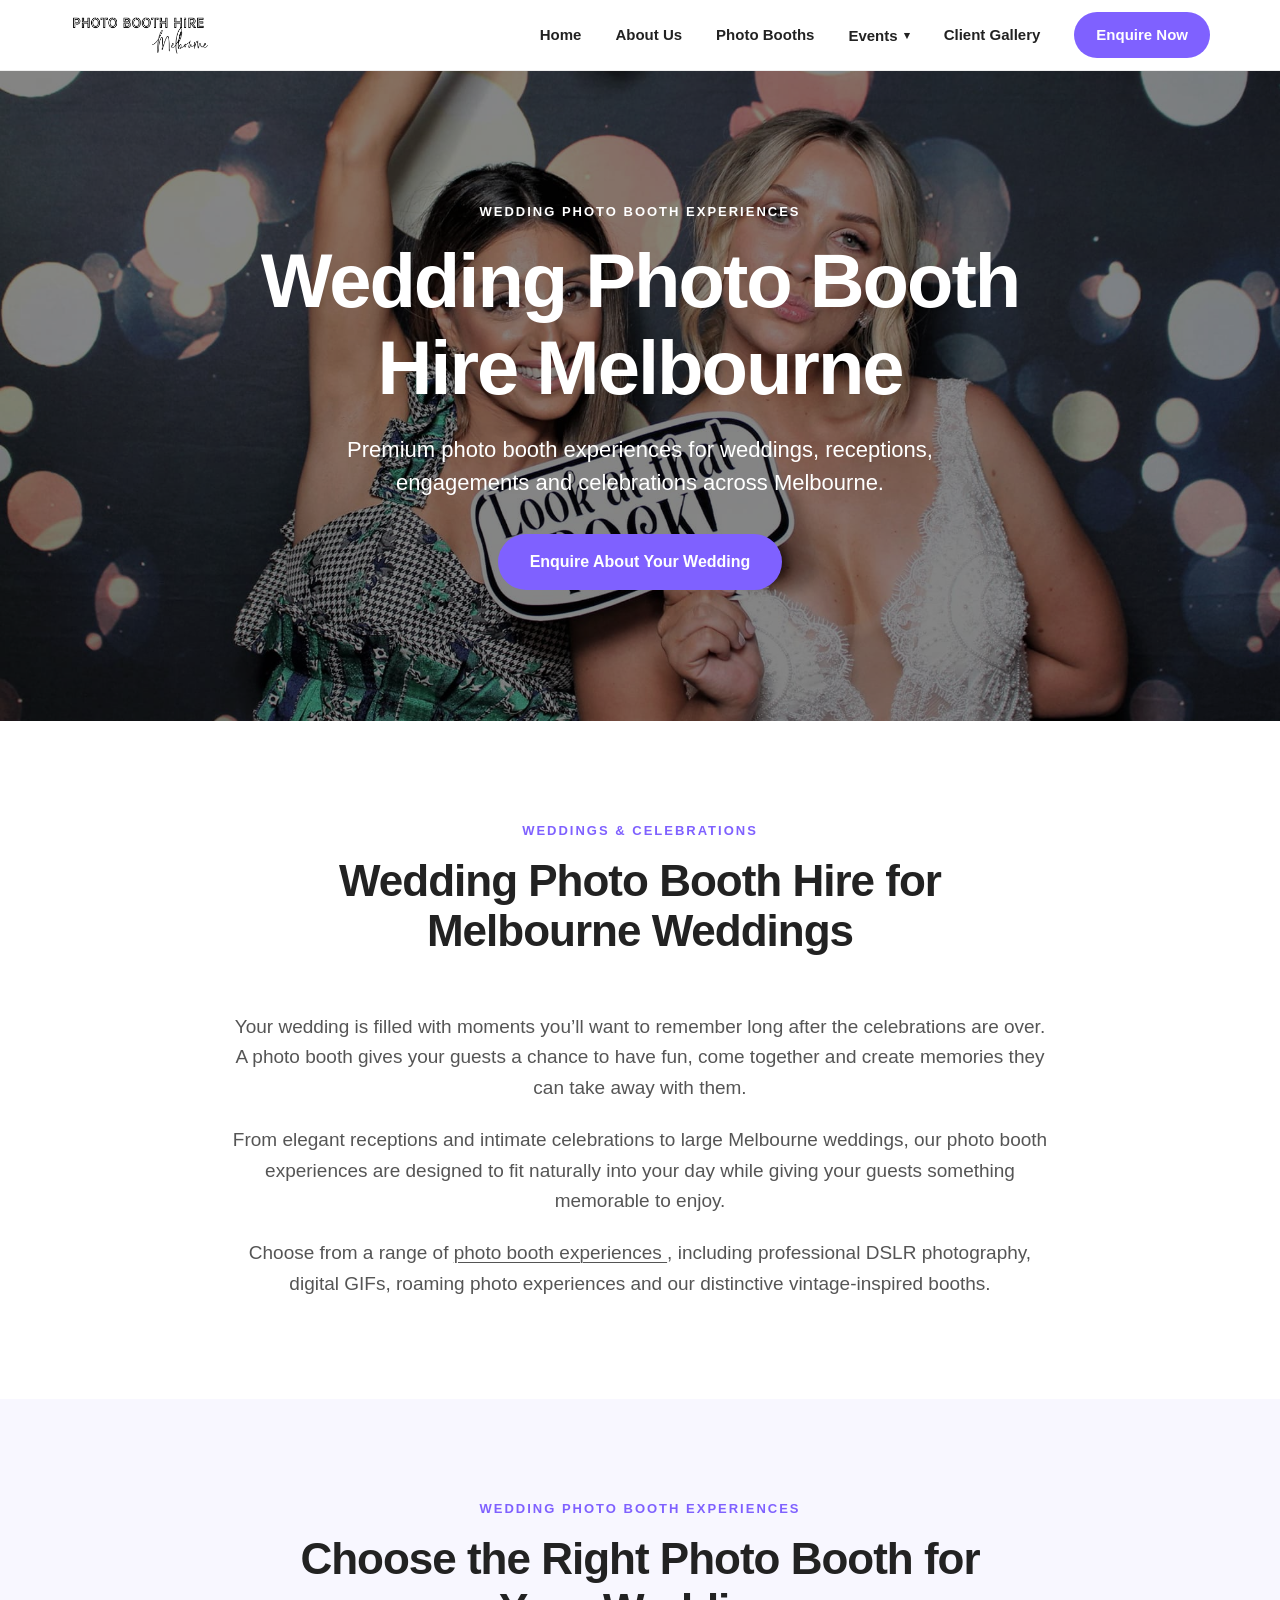
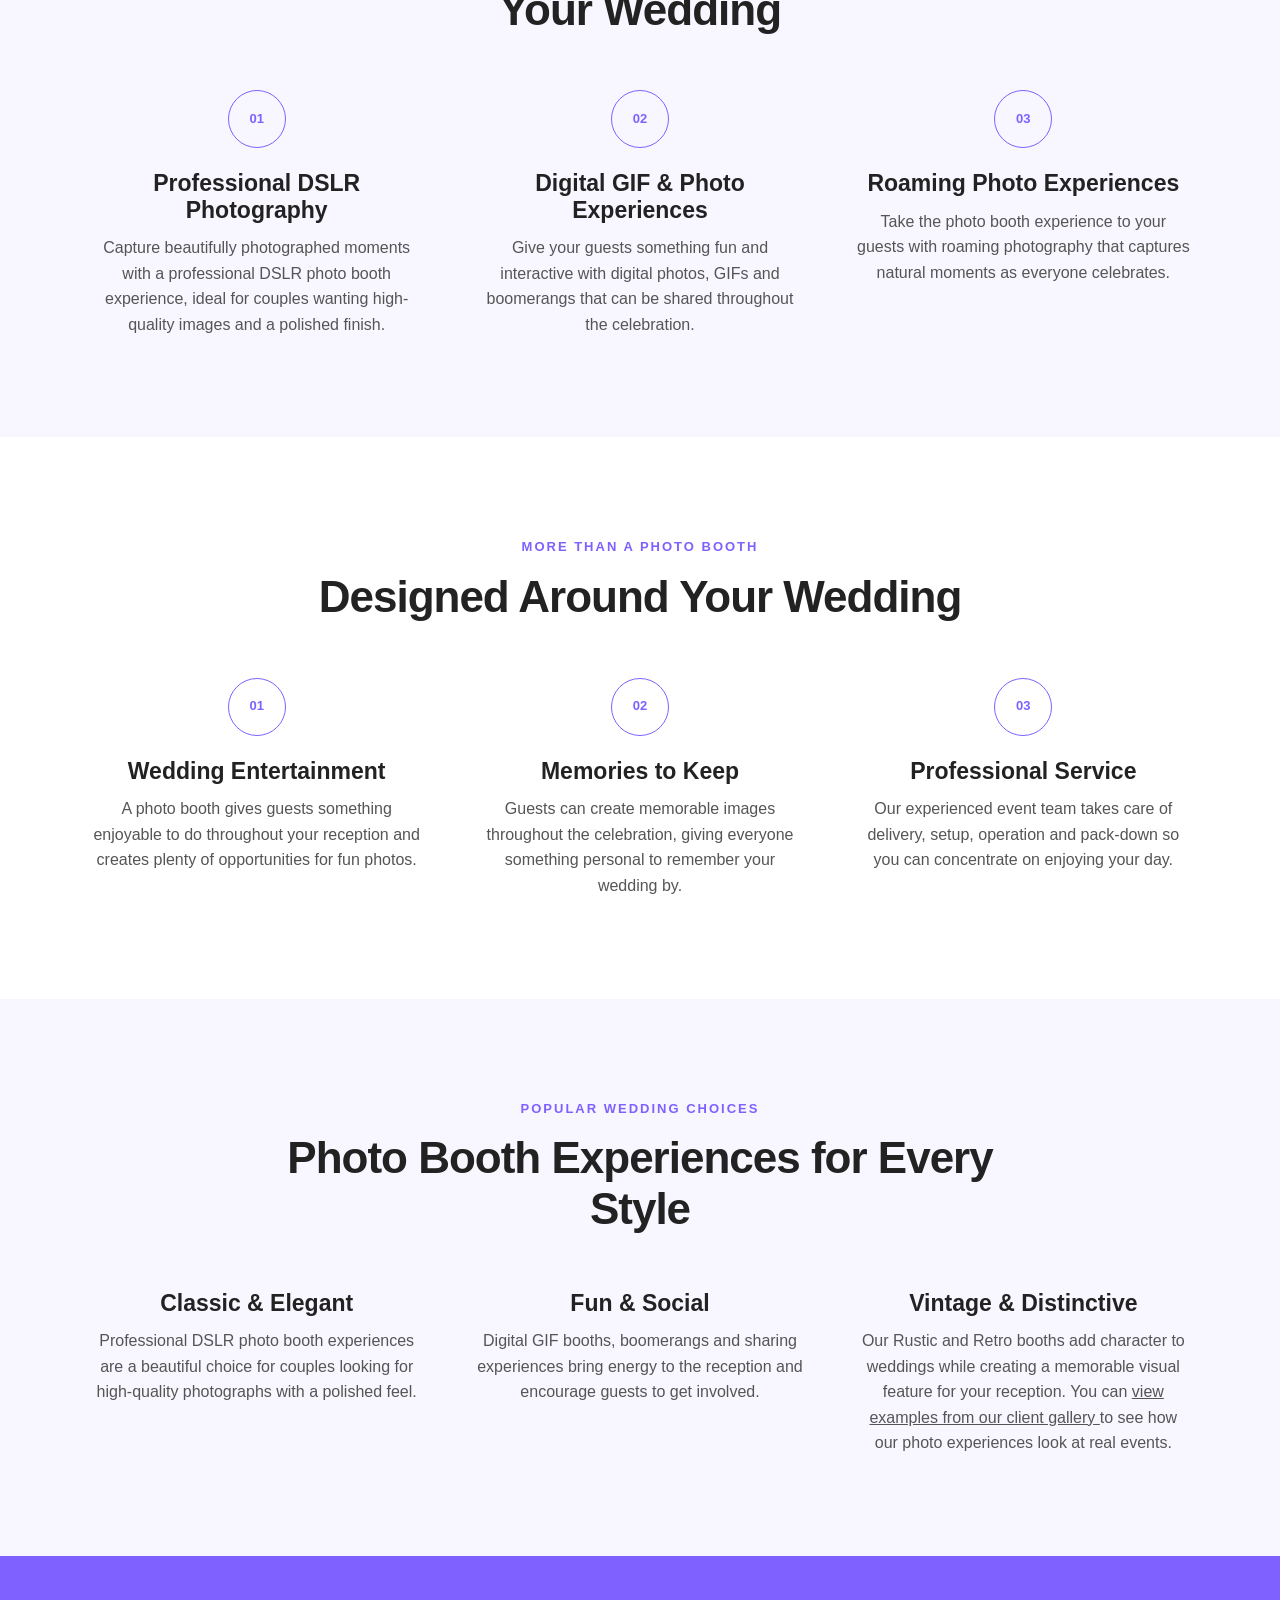
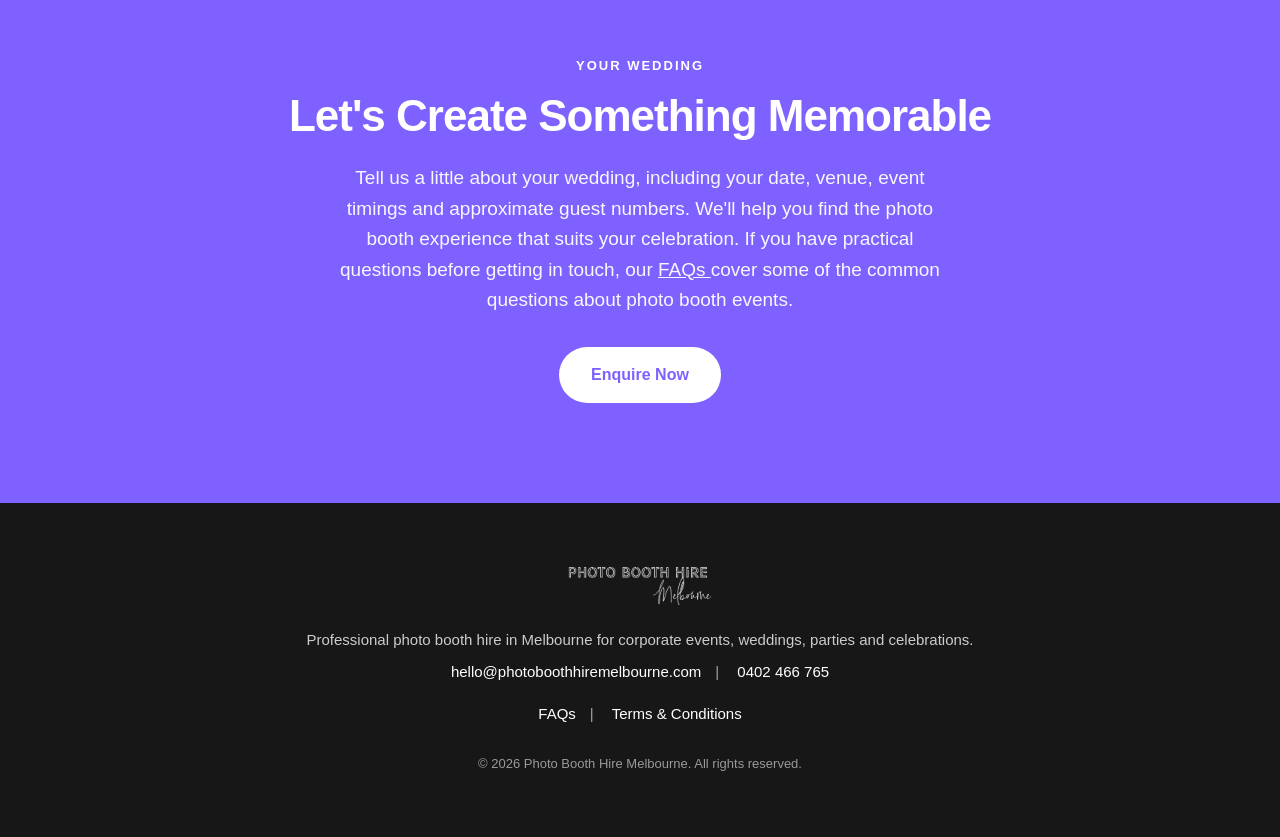
<file: wedding-photo-booth-hire-melbourne.html>
<!DOCTYPE html>
<html lang="en-AU">
<head>
    <meta charset="UTF-8">
    <meta name="viewport" content="width=device-width, initial-scale=1.0">

    <title>Wedding Photo Booth Hire Melbourne | Photo Booth Hire Melbourne</title>

    <meta name="description" content="Wedding photo booth hire Melbourne for weddings, receptions, engagements and celebrations. Explore premium photo booth experiences and professional service for your Melbourne wedding.">

    <link rel="icon" type="image/png" href="favicon.png">
    <link rel="stylesheet" href="style.css?v=2">

    <link rel="canonical" href="https://photoboothhiremelbourne.com/wedding-photo-booth-hire-melbourne.html">

    <meta property="og:title" content="Wedding Photo Booth Hire Melbourne | Photo Booth Hire Melbourne">
    <meta property="og:description" content="Premium wedding photo booth hire Melbourne for weddings, receptions, engagements and celebrations.">
    <meta property="og:type" content="website">
    <meta property="og:url" content="https://photoboothhiremelbourne.com/wedding-photo-booth-hire-melbourne.html">
    <meta property="og:image" content="https://photoboothhiremelbourne.com/photo-booth-hire-melbourne-black-and-white.jpg">

    <script type="application/ld+json">
    {
        "@context": "https://schema.org",
        "@type": "Service",
        "name": "Wedding Photo Booth Hire Melbourne",
        "description": "Wedding photo booth hire in Melbourne for weddings, receptions, engagements and celebrations.",
        "provider": {
            "@type": "LocalBusiness",
            "name": "Photo Booth Hire Melbourne",
            "url": "https://photoboothhiremelbourne.com/",
            "email": "hello@photoboothhiremelbourne.com",
            "telephone": "0402 466 765",
            "areaServed": {
                "@type": "City",
                "name": "Melbourne"
            }
        },
        "areaServed": {
            "@type": "City",
            "name": "Melbourne"
        },
        "serviceType": "Wedding Photo Booth Hire"
    }
    </script>
</head>

<body>

<header class="site-header">
    <div class="header-inner">

        <a href="./" class="logo" aria-label="Photo Booth Hire Melbourne home">
            <img src="photo-booth-hire-melbourne-logo.png"
                 alt="Photo Booth Hire Melbourne"
                 style="width: 140px;">
        </a>

        <nav class="main-nav">

            <a href="./"
               aria-label="Photo Booth Hire Melbourne home">
                Home
            </a>

            <a href="./#about"
               aria-label="About Photo Booth Hire Melbourne">
                About Us
            </a>

            <a href="./#booths"
               aria-label="Melbourne photo booths">
                Photo Booths
            </a>

            <div class="nav-dropdown">

                <button type="button"
                        class="nav-dropdown-toggle"
                        aria-haspopup="true">
                    Events
                    <span class="nav-arrow">▾</span>
                </button>

                <div class="nav-dropdown-menu">

                    <a href="corporate-photo-booth-hire-melbourne.html">
                        Corporate Events
                    </a>

                    <a href="experiential-brand-activation-photo-booth-hire-melbourne.html">
                        Experiential &amp; Brand Activations
                    </a>

                    <a href="wedding-photo-booth-hire-melbourne.html">
                        Weddings
                    </a>

                    <a href="party-photo-booth-hire-melbourne.html">
                        Parties &amp; Celebrations
                    </a>

                </div>

            </div>

            <a href="https://photoboothhiremelbourne.smugmug.com/Client-Galleries"
               aria-label="Client photo galleries">
                Client Gallery
            </a>

            <a href="#contact"
               class="nav-button"
               aria-label="Enquire about wedding photo booth hire in Melbourne">
                Enquire Now
            </a>

        </nav>

    </div>
</header>


<!-- HERO -->

<section class="hero">

    <div class="hero-image">

        <img src="wedding-photo-booth-hire-melbourne.jpg"
             alt="Wedding guests enjoying a photo booth experience at a Melbourne wedding">

    </div>

    <div class="hero-content">

        <p class="eyebrow">
            WEDDING PHOTO BOOTH EXPERIENCES
        </p>

        <h1>
            Wedding Photo Booth Hire Melbourne
        </h1>

        <p class="hero-tagline">
            Premium photo booth experiences for weddings, receptions, engagements and celebrations across Melbourne.
        </p>

        <a href="#contact"
           class="button"
           aria-label="Enquire about wedding photo booth hire in Melbourne">
            Enquire About Your Wedding
        </a>

    </div>

</section>


<!-- INTRO -->

<section class="about-section">

    <div class="section-heading">

        <p class="eyebrow">
            WEDDINGS &amp; CELEBRATIONS
        </p>

        <h2>
            Wedding Photo Booth Hire for Melbourne Weddings
        </h2>

    </div>

    <div class="about-content">

        <p>
            Your wedding is filled with moments you’ll want to remember long after the celebrations are over. A photo booth gives your guests a chance to have fun, come together and create memories they can take away with them.
        </p>

        <p>
            From elegant receptions and intimate celebrations to large Melbourne weddings, our photo booth experiences are designed to fit naturally into your day while giving your guests something memorable to enjoy.
        </p>

        <p>
            Choose from a range of
            <a href="./#booths">
                photo booth experiences
            </a>,
            including professional DSLR photography, digital GIFs, roaming photo experiences and our distinctive vintage-inspired booths.
        </p>

    </div>

</section>


<!-- WEDDING EXPERIENCES -->

<section class="booths-section">

    <div class="section-heading">

        <p class="eyebrow">
            WEDDING PHOTO BOOTH EXPERIENCES
        </p>

        <h2>
            Choose the Right Photo Booth for Your Wedding
        </h2>

    </div>


    <div class="features">

        <div class="feature">

            <span class="feature-number">
                01
            </span>

            <h3>
                Professional DSLR Photography
            </h3>

            <p>
                Capture beautifully photographed moments with a professional DSLR
                photo booth experience, ideal for couples wanting high-quality
                images and a polished finish.
            </p>

        </div>


        <div class="feature">

            <span class="feature-number">
                02
            </span>

            <h3>
                Digital GIF &amp; Photo Experiences
            </h3>

            <p>
                Give your guests something fun and interactive with digital photos,
                GIFs and boomerangs that can be shared throughout the celebration.
            </p>

        </div>


        <div class="feature">

            <span class="feature-number">
                03
            </span>

            <h3>
                Roaming Photo Experiences
            </h3>

            <p>
                Take the photo booth experience to your guests with roaming
                photography that captures natural moments as everyone celebrates.
            </p>

        </div>

    </div>

</section>


<!-- MORE THAN A PHOTO BOOTH -->

<section class="about-section">

    <div class="section-heading">

        <p class="eyebrow">
            MORE THAN A PHOTO BOOTH
        </p>

        <h2>
            Designed Around Your Wedding
        </h2>

    </div>


    <div class="features">

        <div class="feature">

            <span class="feature-number">
                01
            </span>

            <h3>
                Wedding Entertainment
            </h3>

            <p>
                A photo booth gives guests something enjoyable to do throughout
                your reception and creates plenty of opportunities for fun photos.
            </p>

        </div>


        <div class="feature">

            <span class="feature-number">
                02
            </span>

            <h3>
                Memories to Keep
            </h3>

            <p>
                Guests can create memorable images throughout the celebration,
                giving everyone something personal to remember your wedding by.
            </p>

        </div>


        <div class="feature">

            <span class="feature-number">
                03
            </span>

            <h3>
                Professional Service
            </h3>

            <p>
                Our experienced event team takes care of delivery, setup,
                operation and pack-down so you can concentrate on enjoying your day.
            </p>

        </div>

    </div>

</section>


<!-- WEDDING STYLES -->

<section class="booths-section">

    <div class="section-heading">

        <p class="eyebrow">
            POPULAR WEDDING CHOICES
        </p>

        <h2>
            Photo Booth Experiences for Every Style
        </h2>

    </div>


    <div class="features">

        <div class="feature">

            <h3>
                Classic &amp; Elegant
            </h3>

            <p>
                Professional DSLR photo booth experiences are a beautiful choice
                for couples looking for high-quality photographs with a polished feel.
            </p>

        </div>


        <div class="feature">

            <h3>
                Fun &amp; Social
            </h3>

            <p>
                Digital GIF booths, boomerangs and sharing experiences bring
                energy to the reception and encourage guests to get involved.
            </p>

        </div>


        <div class="feature">

            <h3>
                Vintage &amp; Distinctive
            </h3>

            <p>
                Our Rustic and Retro booths add character to weddings while creating
                a memorable visual feature for your reception. You can
                <a href="https://photoboothhiremelbourne.smugmug.com/Client-Galleries">
                    view examples from our client gallery
                </a>
                to see how our photo experiences look at real events.
            </p>

        </div>

    </div>

</section>


<!-- CONTACT -->

<section class="contact-section" id="contact">

    <div class="contact-content">

        <p class="eyebrow">
            YOUR WEDDING
        </p>

        <h2>
            Let's Create Something Memorable
        </h2>

        <p>
            Tell us a little about your wedding, including your date, venue,
            event timings and approximate guest numbers. We'll help you find
            the photo booth experience that suits your celebration. If you
            have practical questions before getting in touch, our
            <a href="faqs.html">
                FAQs
            </a>
            cover some of the common questions about photo booth events.
        </p>

        <a href="mailto:hello@photoboothhiremelbourne.com"
           class="button button-light">
            Enquire Now
        </a>

    </div>

</section>


<!-- FOOTER -->

<footer class="site-footer">

    <div class="footer-inner">

        <img src="photo-booth-hire-melbourne-logo-white.png"
             alt="Photo Booth Hire Melbourne"
             class="footer-logo">

        <p>
            Professional photo booth hire in Melbourne for corporate events,
            weddings, parties and celebrations.
        </p>

        <div class="footer-contact">

            <a href="mailto:hello@photoboothhiremelbourne.com">
                hello@photoboothhiremelbourne.com
            </a>

            <a href="tel:0402466765">
                0402 466 765
            </a>

        </div>

        <div class="footer-links">

            <a href="faqs.html">
                FAQs
            </a>

            <a href="terms-and-conditions.html">
                Terms &amp; Conditions
            </a>

        </div>

        <p class="copyright">
            © 2026 Photo Booth Hire Melbourne. All rights reserved.
        </p>

    </div>

</footer>


<script>
document.addEventListener("DOMContentLoaded", function () {

    const dropdown = document.querySelector(".nav-dropdown");
    const toggle = document.querySelector(".nav-dropdown-toggle");

    if (!dropdown || !toggle) return;

    toggle.addEventListener("click", function (event) {

        event.preventDefault();

        const isOpen = dropdown.classList.toggle("open");

        toggle.setAttribute(
            "aria-expanded",
            isOpen ? "true" : "false"
        );

    });

});
</script>

</body>
</html>
</script>
</body>
</html>
</file>
<file: style.css>
/* =========================================================
   RESET
========================================================= */

* {
    box-sizing: border-box;
}

html {
    scroll-behavior: smooth;
    scroll-padding-top: 110px;
}

body {
    margin: 0;
    font-family: Arial, Helvetica, sans-serif;
    color: #222222;
    background: #ffffff;
    line-height: 1.6;
}

img {
    max-width: 100%;
    display: block;
}

a {
    color: inherit;
}


/* =========================================================
   HEADER
========================================================= */

.site-header {
    background: #ffffff;
    border-bottom: 1px solid #eeeeee;
    position: sticky;
    top: 0;
    z-index: 1000;
}

.header-inner {
    max-width: 1200px;
    margin: 0 auto;
    padding: 12px 30px;
    display: flex;
    align-items: center;
    justify-content: space-between;
    gap: 30px;
}

.logo,
.logo-link {
    display: block;
    flex-shrink: 0;
}

.logo img,
.logo-link img {
    width: 170px;
    height: auto;
}

.main-nav {
    display: flex;
    align-items: center;
    gap: 34px;
}

.main-nav a {
    text-decoration: none;
    color: #222222;
    font-size: 15px;
    font-weight: 600;
    transition: color 0.2s ease;
}

.main-nav a:hover {
    color: #7f61ff;
}

.main-nav .nav-button {
    background: #7f61ff;
    color: #ffffff;
    padding: 11px 22px;
    border-radius: 30px;
}

.main-nav .nav-button:hover {
    background: #6849ed;
    color: #ffffff;
}


/* =========================================================
   EVENTS DROPDOWN
========================================================= */

.nav-dropdown {
    position: relative;
}

.nav-dropdown-toggle {
    background: none;
    border: none;
    padding: 0;
    margin: 0;
    font-family: inherit;
    font-size: 15px;
    font-weight: 600;
    color: #222222;
    cursor: pointer;
    display: flex;
    align-items: center;
    gap: 6px;
    position: relative;
    z-index: 1002;
}

.nav-dropdown-toggle:hover {
    color: #7f61ff;
}

.nav-arrow {
    font-size: 11px;
    line-height: 1;
}

.nav-dropdown-menu {
    position: absolute;
    top: 100%;
    left: 50%;
    transform: translateX(-50%);
    width: 270px;
    background: #ffffff;
    border: 1px solid #eeeeee;
    border-radius: 10px;
    box-shadow: 0 12px 30px rgba(0, 0, 0, 0.10);
    padding: 10px 0;
    display: none;
    z-index: 1001;
}

.nav-dropdown-menu a {
    display: block;
    padding: 11px 18px;
    color: #222222;
    font-size: 14px;
    font-weight: 600;
    text-decoration: none;
    white-space: nowrap;
    position: relative;
    z-index: 1002;
}

.nav-dropdown-menu a:hover {
    background: #f8f7ff;
    color: #7f61ff;
}

.nav-dropdown:hover .nav-dropdown-menu,
.nav-dropdown:focus-within .nav-dropdown-menu {
    display: block;
}


/* =========================================================
   GENERAL
========================================================= */

section {
    padding: 100px 30px;
}

.section-heading {
    max-width: 760px;
    margin: 0 auto 55px;
    text-align: center;
}

.eyebrow {
    margin: 0 0 14px;
    color: #7f61ff;
    font-size: 13px;
    font-weight: 700;
    letter-spacing: 2px;
    text-transform: uppercase;
}

h1,
h2,
h3 {
    line-height: 1.15;
}

h2 {
    margin: 0;
    font-size: 44px;
    letter-spacing: -1px;
}

.section-heading > p:last-child {
    margin: 22px auto 0;
    max-width: 650px;
    color: #555555;
    font-size: 18px;
}


/* =========================================================
   BUTTONS
========================================================= */

.button {
    display: inline-block;
    padding: 15px 32px;
    background: #7f61ff;
    color: #ffffff;
    text-decoration: none;
    border-radius: 30px;
    font-size: 16px;
    font-weight: 700;
    transition: all 0.2s ease;
}

.button:hover {
    background: #6849ed;
    transform: translateY(-2px);
}

.button-light {
    background: #ffffff;
    color: #7f61ff;
}

.button-light:hover {
    background: #f4f1ff;
    color: #6849ed;
}


/* =========================================================
   HERO
========================================================= */

.hero {
    position: relative;
    min-height: 650px;
    padding: 0;
    display: flex;
    align-items: center;
    justify-content: center;
    overflow: hidden;
}

.hero-image {
    position: absolute;
    inset: 0;
}

.hero-image img {
    width: 100%;
    height: 100%;
    object-fit: cover;
}

.hero-image::after {
    content: "";
    position: absolute;
    inset: 0;
    background: rgba(0, 0, 0, 0.48);
}

.hero-content {
    position: relative;
    z-index: 2;
    max-width: 900px;
    padding: 80px 30px;
    text-align: center;
    color: #ffffff;
}

.hero-content .eyebrow {
    color: #ffffff;
}

.hero h1 {
    margin: 0 0 22px;
    font-size: clamp(44px, 7vw, 76px);
    letter-spacing: -2px;
}

.hero-tagline {
    max-width: 700px;
    margin: 0 auto 35px;
    font-size: 22px;
    line-height: 1.5;
}


/* =========================================================
   ABOUT
========================================================= */

.about-section {
    background: #ffffff;
}

.about-content {
    max-width: 820px;
    margin: 0 auto;
}

.about-content p {
    margin: 0 0 22px;
    text-align: center;
    color: #555555;
    font-size: 19px;
}

.about-content a {
    text-decoration: underline;
    text-decoration-thickness: 1px;
    text-underline-offset: 3px;
}

.about-content p:last-child {
    margin-bottom: 0;
}


/* =========================================================
   GOOGLE REVIEWS
========================================================= */

.reviews-section {
    padding: 90px 20px;
    background: #fafafa;
}

.reviews-inner {
    max-width: 1180px;
    margin: 0 auto;
}

.reviews-heading {
    text-align: center;
    margin-bottom: 50px;
}

.reviews-eyebrow {
    margin: 0 0 12px;
    font-size: 13px;
    font-weight: 700;
    letter-spacing: 2px;
    color: #7f61ff;
    text-transform: uppercase;
}

.reviews-heading h2 {
    margin: 0 0 16px;
    font-size: 34px;
    line-height: 1.2;
    font-weight: 700;
    color: #222222;
}

.reviews-rating {
    display: inline-flex;
    align-items: center;
    gap: 10px;
    font-size: 15px;
    color: #555555;
}

.reviews-stars {
    color: #f5b942;
    letter-spacing: 2px;
    font-size: 17px;
}

.reviews-grid {
    display: grid;
    grid-template-columns: repeat(3, 1fr);
    gap: 24px;
}

.review-card {
    background: #ffffff;
    border: 1px solid #eeeeee;
    border-radius: 14px;
    padding: 30px;
    display: flex;
    flex-direction: column;
    min-height: 300px;
    box-sizing: border-box;
}

.review-card-top {
    display: flex;
    align-items: center;
    justify-content: space-between;
    gap: 15px;
    margin-bottom: 22px;
}

.review-stars {
    color: #f5b942;
    letter-spacing: 2px;
    font-size: 15px;
    white-space: nowrap;
}

.review-google {
    font-size: 12px;
    color: #888888;
    font-weight: 600;
}

.review-card blockquote {
    margin: 0;
    font-size: 15px;
    line-height: 1.75;
    color: #444444;
    flex: 1;
}

.review-card-footer {
    margin-top: 25px;
    padding-top: 18px;
    border-top: 1px solid #eeeeee;
}

.review-name {
    margin: 0;
    font-size: 14px;
    font-weight: 700;
    color: #222222;
}

.review-source {
    margin: 4px 0 0;
    font-size: 12px;
    color: #999999;
}

.reviews-footer {
    text-align: center;
    margin-top: 38px;
}

.reviews-footer a {
    color: #7f61ff;
    font-size: 14px;
    font-weight: 600;
    text-decoration: none;
}

.reviews-footer a:hover {
    text-decoration: underline;
}


/* =========================================================
   PHOTO BOOTHS
========================================================= */

.booths-section {
    background: #f8f7ff;
}

.booth-grid {
    max-width: 1150px;
    margin: 0 auto;
    display: grid;
    grid-template-columns: repeat(2, 1fr);
    gap: 30px;
}

.booth-card {
    background: #ffffff;
    border-radius: 18px;
    overflow: hidden;
    box-shadow: 0 8px 35px rgba(0, 0, 0, 0.07);
    transition: transform 0.25s ease, box-shadow 0.25s ease;
}

.booth-card:hover {
    transform: translateY(-5px);
    box-shadow: 0 15px 45px rgba(0, 0, 0, 0.11);
}

.booth-image {
    height: 300px;
    overflow: hidden;
}

.booth-image img {
    width: 100%;
    height: 100%;
    object-fit: cover;
}

.booth-card:nth-child(9) .booth-image img {
    object-fit: contain;
    background: #eeeeee;
}

.booth-placeholder {
    height: 300px;
    background: #eeeeee;
    display: flex;
    align-items: center;
    justify-content: center;
    color: #888888;
    font-size: 14px;
    letter-spacing: 1px;
    text-transform: uppercase;
}

.booth-card-content {
    padding: 30px;
}

.booth-card h3 {
    margin: 0 0 12px;
    font-size: 27px;
}

.booth-card p {
    margin: 0 0 22px;
    color: #555555;
    font-size: 16px;
}

.booth-card a {
    color: #7f61ff;
    font-size: 15px;
    font-weight: 700;
    text-decoration: underline;
    text-underline-offset: 3px;
}

.booth-card a:hover {
    text-decoration: underline;
}


/* =========================================================
   WHY US
========================================================= */

.why-section {
    background: #ffffff;
}

.features {
    max-width: 1100px;
    margin: 0 auto;
    display: grid;
    grid-template-columns: repeat(3, 1fr);
    gap: 50px;
}

.feature {
    text-align: center;
}

.feature-icon,
.feature-number {
    width: 58px;
    height: 58px;
    margin: 0 auto 22px;
    border: 1px solid #7f61ff;
    border-radius: 50%;
    display: flex;
    align-items: center;
    justify-content: center;
    color: #7f61ff;
    font-size: 13px;
    font-weight: 700;
}

.feature h3 {
    margin: 0 0 12px;
    font-size: 23px;
}

.feature p {
    margin: 0;
    color: #555555;
    font-size: 16px;
}


/* =========================================================
   CONTACT
========================================================= */

.contact-section {
    background: #7f61ff;
    color: #ffffff;
    text-align: center;
}

.contact-inner {
    max-width: 760px;
    margin: 0 auto;
}

.contact-section .eyebrow {
    color: #ffffff;
}

.contact-section h2 {
    margin-bottom: 22px;
}

.contact-section p:not(.eyebrow) {
    max-width: 620px;
    margin: 0 auto 32px;
    font-size: 19px;
    opacity: 0.95;
}


/* =========================================================
   FOOTER
========================================================= */

.site-footer {
    background: #171717;
    color: #ffffff;
    padding: 55px 30px;
    text-align: center;
}

.footer-inner {
    max-width: 700px;
    margin: 0 auto;
}

.footer-logo {
    width: 150px;
    margin: 0 auto 20px;
}

.footer-inner p {
    margin: 8px 0;
    color: #cccccc;
    font-size: 15px;
}

.footer-inner a {
    color: #ffffff;
    text-decoration: none;
    font-size: 15px;
}

.footer-inner a:hover {
    color: #7f61ff;
}

.footer-inner .copyright {
    margin-top: 28px;
    font-size: 13px;
    color: #999999;
}

.footer-contact,
.footer-links {
    display: flex;
    align-items: center;
    justify-content: center;
    gap: 14px;
    flex-wrap: wrap;
}

.footer-links {
    margin-top: 18px;
}

.footer-contact a + a::before,
.footer-links a + a::before {
    content: "|";
    margin-right: 14px;
    opacity: 0.6;
}


/* =========================================================
   FAQ PAGE
========================================================= */

.faq-page {
    padding: 90px 30px 110px;
    background: #ffffff;
}

.faq-inner {
    max-width: 900px;
    margin: 0 auto;
}

.faq-intro {
    max-width: 800px;
    margin: 0 auto 65px;
    text-align: center;
}

.faq-intro h1 {
    margin: 0 0 25px;
    font-size: 52px;
    line-height: 1.1;
    letter-spacing: -1px;
    color: #222222;
}

.faq-intro p:not(.eyebrow) {
    margin: 0;
    font-size: 18px;
    line-height: 1.7;
    color: #444444;
}

.faq-list {
    width: 100%;
}

.faq-item {
    border-bottom: 1px solid #e5e5e5;
}

.faq-question {
    position: relative;
    width: 100%;
    margin: 0;
    padding: 24px 55px 24px 5px;
    background: none;
    border: none;
    text-align: left;
    font-family: inherit;
    font-size: 18px;
    font-weight: 600;
    line-height: 1.45;
    color: #222222;
    cursor: pointer;
}

.faq-question:hover {
    color: #7f61ff;
}

.faq-question::after {
    content: "+";
    position: absolute;
    top: 50%;
    right: 8px;
    transform: translateY(-50%);
    font-size: 28px;
    font-weight: 300;
    line-height: 1;
    color: #7f61ff;
}

.faq-item.open .faq-question::after {
    content: "−";
}

.faq-answer {
    max-height: 0;
    overflow: hidden;
    transition: max-height 0.4s ease;
}

.faq-answer-inner {
    padding-bottom: 0;
}

.faq-item.open .faq-answer {
    max-height: 2000px;
}

.faq-answer-inner p {
    margin: 0 0 18px;
    padding: 0 55px 0 5px;
    font-size: 17px;
    line-height: 1.75;
    color: #444444;
}

.faq-answer-inner p:last-child {
    margin-bottom: 0;
    padding-bottom: 28px;
}

.faq-answer-inner ul {
    margin: 0 0 20px;
    padding: 0 55px 0 30px;
    color: #444444;
    font-size: 17px;
    line-height: 1.75;
}

.faq-answer-inner li {
    margin-bottom: 8px;
}

.faq-answer-inner a {
    color: #7f61ff;
    text-decoration: underline;
    text-decoration-thickness: 1px;
    text-underline-offset: 3px;
}

.faq-answer-inner a:hover {
    color: #6849ed;
}


/* =========================================================
   TERMS & CONDITIONS
========================================================= */

.terms-section {
    background: #f8f7ff;
    padding: 90px 30px;
}

.terms-intro {
    max-width: 850px;
    margin: 0 auto 40px;
    text-align: center;
}

.terms-intro h1 {
    margin: 0 0 25px;
    font-size: 48px;
    line-height: 1.15;
}

.terms-intro p:not(.eyebrow) {
    margin: 0 auto 18px;
    color: #555555;
    font-size: 17px;
    line-height: 1.7;
}

.terms-intro strong {
    color: #222222;
}

.terms-intro .eyebrow {
    color: #7f61ff;
    font-size: 13px;
    font-weight: 700;
    letter-spacing: 2px;
    text-transform: uppercase;
    margin: 0 0 14px;
}

.terms-content {
    max-width: 850px;
    margin: 0 auto;
    background: #ffffff;
    padding: 55px 60px;
    border-radius: 18px;
    border: 1px solid #eeeeee;
    box-shadow: 0 10px 40px rgba(0, 0, 0, 0.06);
    line-height: 1.7;
}

.terms-content h1 {
    margin: 0 0 35px;
    font-size: 48px;
    line-height: 1.15;
    text-align: center;
}

.terms-content h2 {
    margin: 45px 0 15px;
    font-size: 27px;
    line-height: 1.2;
    color: #222222;
}

.terms-content h2:first-child {
    margin-top: 0;
}

.terms-content h3 {
    margin: 28px 0 10px;
    font-size: 19px;
    line-height: 1.3;
    color: #333333;
}

.terms-content p {
    margin: 0 0 20px;
    color: #555555;
    font-size: 16px;
    line-height: 1.7;
}

.terms-content ul,
.terms-content ol {
    margin: 0 0 24px;
    padding-left: 26px;
    color: #555555;
}

.terms-content li {
    margin-bottom: 10px;
}

.terms-end {
    margin-top: 55px;
    padding-top: 30px;
    border-top: 1px solid #eeeeee;
    text-align: center;
}

.terms-end h2 {
    margin: 0 0 8px;
    font-size: 22px;
    color: #7f61ff;
}

.terms-end p {
    margin: 0;
    color: #777777;
}


/* =========================================================
   EXPERIENTIAL PAGE
   PAIRED L'ORÉAL / GARNIER ACTIVATIONS
========================================================= */

.activation-feature {
    padding: 90px 20px;
    background: #ffffff;
}

.activation-feature-inner {
    max-width: 1180px;
    margin: 0 auto;
    display: grid;
    grid-template-columns: minmax(0, 300px) minmax(0, 1fr) minmax(0, 300px);
    gap: 45px;
    align-items: center;
}

.activation-feature-media {
    display: flex;
    justify-content: center;
}

.activation-feature-media video {
    display: block;
    width: 100%;
    max-width: 300px;
    height: auto;
    border-radius: 14px;
    box-shadow: 0 18px 45px rgba(0, 0, 0, 0.12);
}

.activation-feature-content {
    max-width: 440px;
    margin: 0 auto;
}

.activation-feature-content .eyebrow {
    margin-bottom: 12px;
}

.activation-feature-content h2 {
    margin: 0 0 20px;
    font-size: 34px;
    line-height: 1.2;
    color: #222222;
}

.activation-feature-content p {
    margin: 0 0 18px;
    font-size: 16px;
    line-height: 1.8;
    color: #444444;
}


/* =========================================================
   EXPERIENTIAL PAGE
   BRANDED BOOTH SHOWCASE
========================================================= */

.brand-showcase {
    padding: 90px 20px;
    background: #fafafa;
}

.brand-showcase-inner {
    max-width: 1180px;
    margin: 0 auto;
    display: grid;
    grid-template-columns: minmax(0, 1fr) minmax(0, 520px);
    gap: 80px;
    align-items: center;
}

.brand-showcase-content {
    max-width: 560px;
}

.brand-showcase-content .eyebrow {
    margin-bottom: 12px;
}

.brand-showcase-content h2 {
    margin: 0 0 20px;
    font-size: 34px;
    line-height: 1.2;
    color: #222222;
}

.brand-showcase-content p {
    margin: 0 0 18px;
    font-size: 16px;
    line-height: 1.8;
    color: #444444;
}

.brand-showcase-media img {
    display: block;
    width: 100%;
    height: auto;
    border-radius: 14px;
    box-shadow: 0 18px 45px rgba(0, 0, 0, 0.12);
}


/* =========================================================
   EXPERIENTIAL PAGE
   DIGITAL BRANDED CONTENT
========================================================= */

.digital-content-showcase {
    padding: 90px 20px;
    background: #ffffff;
}

.digital-content-showcase-inner {
    max-width: 1180px;
    margin: 0 auto;
    display: grid;
    grid-template-columns: minmax(0, 1fr) minmax(0, 1fr);
    gap: 28px;
    align-items: center;
}

.digital-content-showcase-media {
    display: flex;
    justify-content: center;
    gap: 18px;
}

.digital-content-showcase-media img {
    display: block;
    width: 250px;
    height: 250px;
    object-fit: cover;
    border-radius: 14px;
    box-shadow: 0 14px 35px rgba(0, 0, 0, 0.10);
}

.digital-content-showcase-content {
    max-width: 520px;
    padding-left: 45px;
}

.digital-content-showcase-content .eyebrow {
    margin-bottom: 12px;
}

.digital-content-showcase-content h2 {
    margin: 0 0 20px;
    font-size: 34px;
    line-height: 1.2;
    color: #222222;
}

.digital-content-showcase-content p {
    margin: 0 0 18px;
    font-size: 16px;
    line-height: 1.8;
    color: #444444;
}


/* =========================================================
   EXPERIENTIAL PAGE
   CAMPAIGN CONTENT SHOWCASE
========================================================= */

.campaign-content-showcase {
    padding: 90px 20px;
    background: #fafafa;
}

.campaign-content-showcase-inner {
    max-width: 1180px;
    margin: 0 auto;
    display: grid;
    grid-template-columns: minmax(0, 520px) minmax(0, 1fr);
    gap: 80px;
    align-items: center;
}

.campaign-content-showcase-media {
    display: flex;
    justify-content: center;
}

.campaign-content-showcase-media video,
.campaign-content-showcase-media img {
    display: block;
    width: 100%;
    max-width: 360px;
    height: auto;
    max-height: 540px;
    object-fit: contain;
    border-radius: 14px;
    box-shadow: 0 18px 45px rgba(0, 0, 0, 0.12);
}

.campaign-content-showcase-content {
    max-width: 540px;
}

.campaign-content-showcase-content .eyebrow {
    margin-bottom: 12px;
}

.campaign-content-showcase-content h2 {
    margin: 0 0 20px;
    font-size: 34px;
    line-height: 1.2;
    color: #222222;
}

.campaign-content-showcase-content p {
    margin: 0 0 18px;
    font-size: 16px;
    line-height: 1.8;
    color: #444444;
}


/* =========================================================
   MOBILE
========================================================= */

@media (max-width: 800px) {

    /* Header */

    .header-inner {
        padding: 10px 20px;
        flex-direction: column;
        gap: 8px;
    }

    .logo-link img,
    .logo img {
        width: 145px;
    }

    .main-nav {
        gap: 18px;
        flex-wrap: wrap;
        justify-content: center;
    }

    .main-nav a {
        font-size: 14px;
    }

    .main-nav .nav-button {
        padding: 9px 17px;
    }


    /* Events dropdown */

    .nav-dropdown {
        position: relative;
    }

    .nav-dropdown-toggle {
        font-size: 14px;
    }

    .nav-dropdown:hover .nav-dropdown-menu {
        display: none;
    }

    .nav-dropdown-menu {
        position: absolute;
        top: calc(100% + 10px);
        left: 50%;
        transform: translateX(-50%);
        width: 250px;
        min-width: 250px;
        margin-top: 0;
        background: #ffffff;
        border: 1px solid #eeeeee;
        border-radius: 10px;
        box-shadow: 0 12px 30px rgba(0, 0, 0, 0.10);
        padding: 10px 0;
        display: none;
        z-index: 1000;
        text-align: left;
    }

    .nav-dropdown.open .nav-dropdown-menu {
        display: block;
    }

    .nav-dropdown-menu a {
        padding: 10px 16px;
        font-size: 14px;
    }


    /* General */

    section {
        padding: 75px 20px;
    }

    h2 {
        font-size: 36px;
    }


    /* Hero */

    .hero {
        min-height: 570px;
    }

    .hero-content {
        padding: 60px 20px;
    }

    .hero h1 {
        font-size: 46px;
        letter-spacing: -1px;
    }

    .hero-tagline {
        font-size: 19px;
    }


    /* Reviews */

    .reviews-section {
        padding: 70px 20px;
    }

    .reviews-heading {
        margin-bottom: 35px;
    }

    .reviews-heading h2 {
        font-size: 28px;
    }

    .reviews-grid {
        grid-template-columns: 1fr;
        gap: 18px;
    }

    .review-card {
        min-height: auto;
        padding: 25px;
    }


    /* Booths */

    .booth-grid {
        grid-template-columns: 1fr;
    }


    /* Features */

    .features {
        grid-template-columns: 1fr;
        gap: 45px;
    }


    /* FAQ */

    .faq-page {
        padding: 70px 20px 80px;
    }

    .faq-intro {
        margin-bottom: 50px;
    }

    .faq-intro h1 {
        font-size: 42px;
    }

    .faq-intro p:not(.eyebrow) {
        font-size: 17px;
    }

    .faq-question {
        padding: 21px 45px 21px 3px;
        font-size: 17px;
    }

    .faq-question::after {
        right: 4px;
        font-size: 25px;
    }

    .faq-answer-inner p {
        padding-left: 3px;
        padding-right: 35px;
        font-size: 16px;
        line-height: 1.7;
    }

    .faq-answer-inner p:last-child {
        padding-bottom: 24px;
    }

    .faq-answer-inner ul {
        padding-right: 35px;
        padding-left: 25px;
        font-size: 16px;
        line-height: 1.7;
    }


    /* Terms */

    .terms-section {
        padding: 60px 20px;
    }

    .terms-intro h1 {
        font-size: 40px;
    }

    .terms-intro p:not(.eyebrow) {
        font-size: 16px;
    }

    .terms-content {
        padding: 35px 25px;
    }

    .terms-content h2 {
        font-size: 24px;
        margin-top: 38px;
    }

    .terms-content h3 {
        font-size: 18px;
    }


    /* Experiential - paired activations */

    .activation-feature {
        padding: 70px 20px;
    }

    .activation-feature-inner {
        grid-template-columns: 1fr;
        gap: 35px;
    }

    .activation-feature-content {
        grid-column: auto;
        grid-row: auto;
        max-width: none;
        text-align: center;
    }

    .activation-feature-media {
        grid-row: auto;
    }

    .activation-feature-media video {
        max-width: 320px;
    }

    .activation-feature-content h2 {
        font-size: 28px;
    }


    /* Experiential - branded booth */

    .brand-showcase {
        padding: 70px 20px;
    }

    .brand-showcase-inner {
        grid-template-columns: 1fr;
        gap: 40px;
    }

    .brand-showcase-content {
        max-width: none;
    }

    .brand-showcase-content h2 {
        font-size: 28px;
    }


    /* Experiential - digital content */

    .digital-content-showcase {
        padding: 70px 20px;
    }

    .digital-content-showcase-inner {
        grid-template-columns: 1fr;
        gap: 40px;
    }

    .digital-content-showcase-media {
        order: 1;
    }

.digital-content-showcase-media img {
    width: 180px;
    height: 180px;
}

    .digital-content-showcase-content {
        order: 2;
        max-width: none;
        padding-left: 0;
    }

    .digital-content-showcase-content h2 {
        font-size: 28px;
    }


    /* Experiential - campaign content */

    .campaign-content-showcase {
        padding: 70px 20px;
    }

    .campaign-content-showcase-inner {
        grid-template-columns: 1fr;
        gap: 40px;
    }

    .campaign-content-showcase-media {
        order: 1;
    }

    .campaign-content-showcase-content {
        order: 2;
        max-width: none;
    }

    .campaign-content-showcase-content h2 {
        font-size: 28px;
    }

}


/* =========================================================
   SMALL PHONES
========================================================= */

@media (max-width: 480px) {

    .main-nav {
        gap: 12px;
    }

    .main-nav a {
        font-size: 13px;
    }

    .hero {
        min-height: 520px;
    }

    .hero h1 {
        font-size: 40px;
    }

    .hero-tagline {
        font-size: 18px;
    }

    h2 {
        font-size: 32px;
    }


    /* FAQ */

    .faq-page {
        padding: 60px 18px 70px;
    }

    .faq-intro h1 {
        font-size: 36px;
    }

    .faq-intro p:not(.eyebrow) {
        font-size: 16px;
    }

    .faq-question {
        padding: 20px 40px 20px 2px;
        font-size: 16px;
    }

    .faq-question::after {
        right: 2px;
        font-size: 24px;
    }

    .faq-answer-inner p {
        padding-left: 2px;
        padding-right: 25px;
        font-size: 15.5px;
    }

    .faq-answer-inner p:last-child {
        padding-bottom: 22px;
    }

    .faq-answer-inner ul {
        padding-right: 25px;
        padding-left: 22px;
        font-size: 15.5px;
    }


    /* Terms */

    .terms-content {
        padding: 30px 20px;
    }

}
</file>
